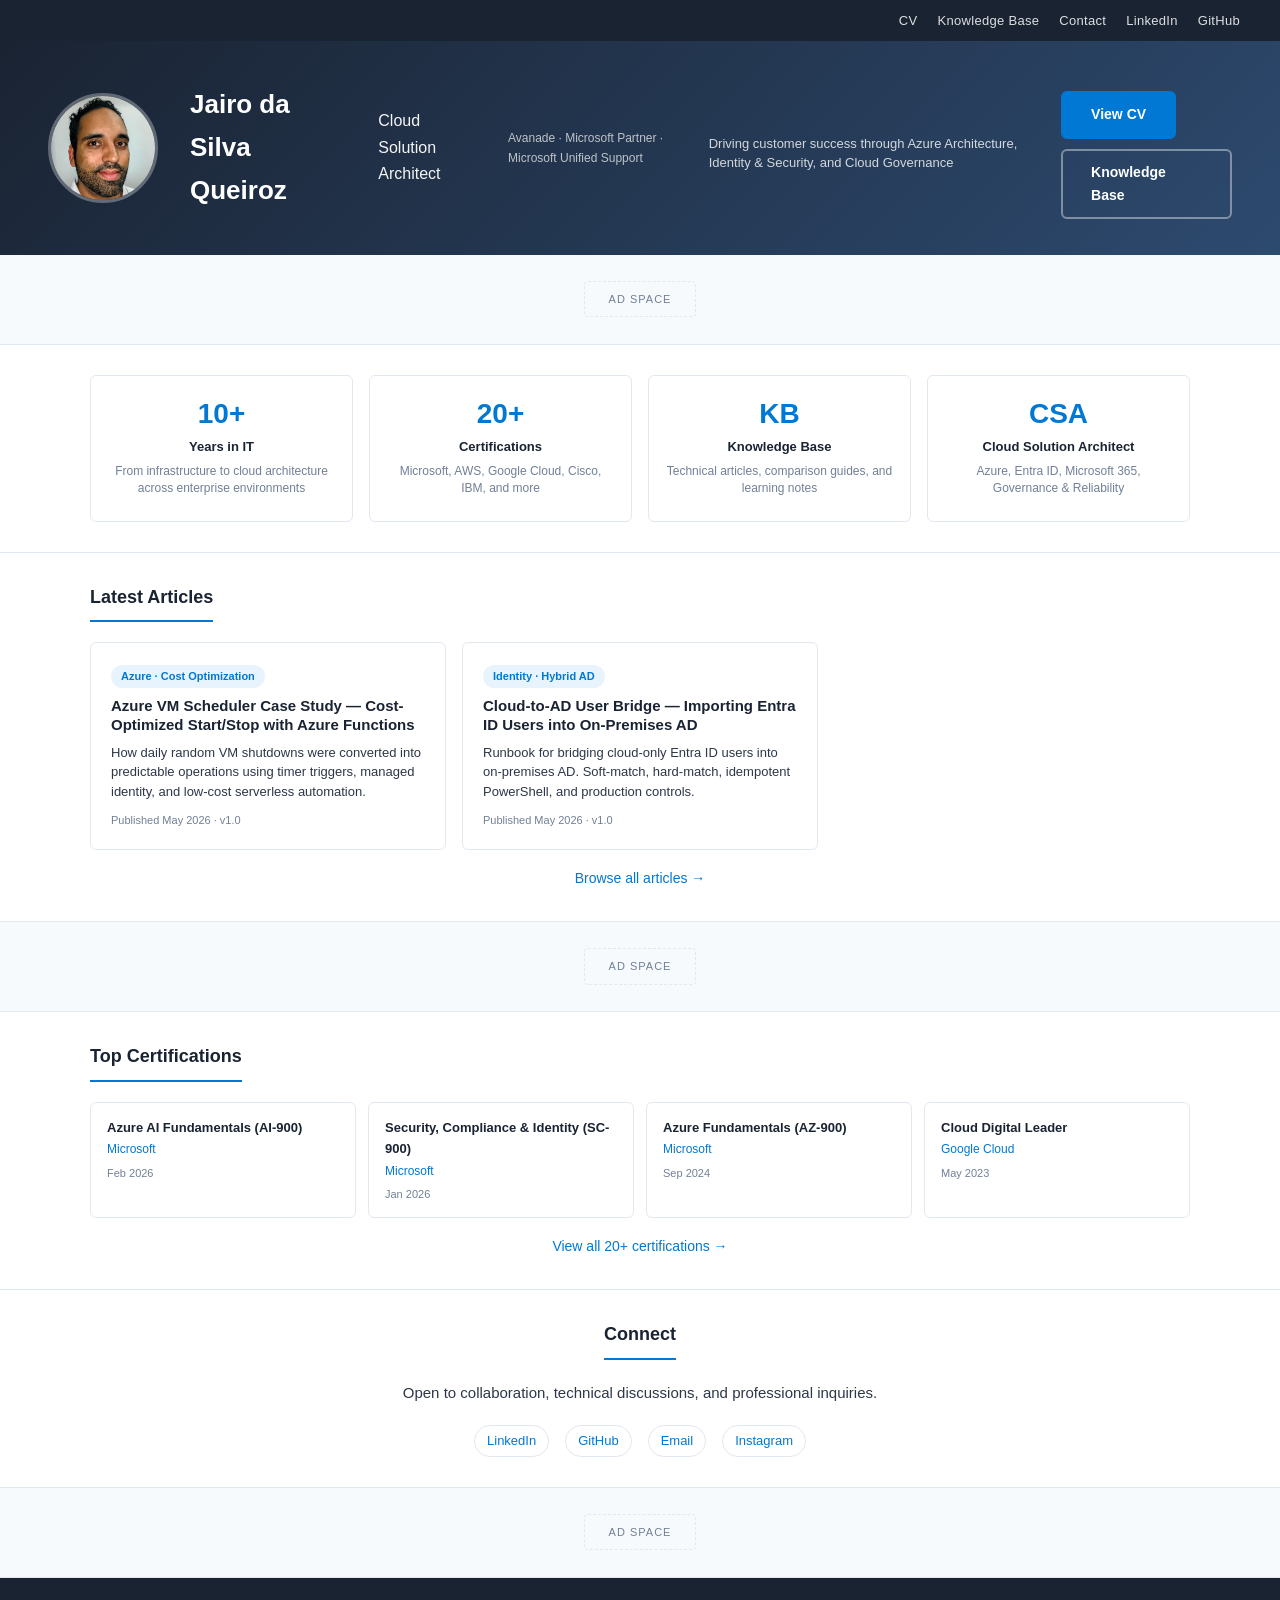
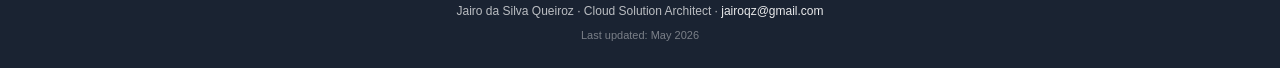
<file: index.html>
<!DOCTYPE html>
<html lang="en">
<head>
    <script async src="https://pagead2.googlesyndication.com/pagead/js/adsbygoogle.js?client=ca-pub-2259463927372841"
     crossorigin="anonymous"></script>
    <meta charset="UTF-8">
    <meta name="viewport" content="width=device-width, initial-scale=1.0">

    <!-- SEO -->
    <title>Jairo Queiroz — Cloud Solution Architect | Azure, Identity & Security</title>
    <meta name="description" content="Jairo da Silva Queiroz — Cloud Solution Architect (CSA) at Avanade, Microsoft Partner. Expert in Azure Architecture, Microsoft Entra ID, Microsoft 365, Cloud Governance, and Hybrid Infrastructure. Technical articles, certifications, and knowledge base.">
    <meta name="keywords" content="Jairo Queiroz, Cloud Solution Architect, CSA, Avanade, Microsoft, Azure, Entra ID, Microsoft 365, Identity, Security, Governance, Hybrid Cloud, Knowledge Base">
    <meta name="author" content="Jairo da Silva Queiroz">
    <meta name="robots" content="index, follow">
    <link rel="canonical" href="https://jairosqueiroz.github.io/">

    <!-- Open Graph -->
    <meta property="og:type" content="website">
    <meta property="og:title" content="Jairo Queiroz — Cloud Solution Architect">
    <meta property="og:description" content="Cloud Solution Architect at Avanade, Microsoft Partner. Azure, Identity & Security, Governance & Reliability. Technical knowledge base and professional profile.">
    <meta property="og:url" content="https://jairosqueiroz.github.io/">
    <meta property="og:locale" content="en_US">
    <meta property="og:site_name" content="Jairo Queiroz">

    <!-- Schema.org structured data -->
    <script type="application/ld+json">
    {
      "@context": "https://schema.org",
      "@graph": [
        {
          "@type": "WebSite",
          "name": "Jairo Queiroz — Cloud Solution Architect",
          "url": "https://jairosqueiroz.github.io/",
          "description": "Professional hub and knowledge base by Jairo da Silva Queiroz, Cloud Solution Architect at Avanade."
        },
        {
          "@type": "Person",
          "name": "Jairo da Silva Queiroz",
          "jobTitle": "Cloud Solution Architect (CSA)",
          "worksFor": {
            "@type": "Organization",
            "name": "Avanade",
            "url": "https://www.avanade.com"
          },
          "url": "https://jairosqueiroz.github.io/",
          "sameAs": [
            "https://www.linkedin.com/in/jairo-queiroz/",
            "https://github.com/jairosqueiroz",
            "https://www.instagram.com/jairosqueiroz/"
          ],
          "knowsAbout": [
            "Azure Architecture",
            "Microsoft Entra ID",
            "Microsoft 365",
            "Cloud Governance",
            "Hybrid Cloud Infrastructure",
            "Identity and Access Management",
            "IT Service Management"
          ],
          "address": {
            "@type": "PostalAddress",
            "addressLocality": "Jundiai",
            "addressRegion": "Sao Paulo",
            "addressCountry": "BR"
          }
        }
      ]
    }
    </script>

    <!-- GOOGLE ADSENSE: Uncomment and replace ca-pub-XXXXXXX with your publisher ID after AdSense approval -->
    <!-- <script async src="https://pagead2.googlesyndication.com/pagead/js/adsbygoogle.js?client=ca-pub-XXXXXXXXXXXXXXXX" crossorigin="anonymous"></script> -->

    <link rel="stylesheet" href="style.css">
</head>
<body>

<div class="container">

    <!-- ========== NAVIGATION ========== -->
    <nav class="nav">
        <a href="cv.html">CV</a>
        <a href="kb/">Knowledge Base</a>
        <a href="contato.html">Contact</a>
        <a href="https://www.linkedin.com/in/jairo-queiroz/" target="_blank" rel="noopener">LinkedIn</a>
        <a href="https://github.com/jairosqueiroz" target="_blank" rel="noopener">GitHub</a>
    </nav>

    <!-- ========== HERO ========== -->
    <header class="hero">
        <img src="jairo.jpg" alt="Jairo da Silva Queiroz" class="hero-photo">
        <h1 class="hero-name">Jairo da Silva Queiroz</h1>
        <p class="hero-title">Cloud Solution Architect</p>
        <p class="hero-sub">Avanade &middot; Microsoft Partner &middot; Microsoft Unified Support</p>
        <p class="hero-tagline">Driving customer success through Azure Architecture, Identity &amp; Security, and Cloud Governance</p>
        <div class="hero-cta">
            <a href="cv.html" class="btn btn-primary">View CV</a>
            <a href="kb/" class="btn btn-outline">Knowledge Base</a>
        </div>
    </header>

    <!-- ========== AD SLOT: Leaderboard ========== -->
    <!-- ADSENSE: Replace this div's contents with your AdSense ad unit code -->
    <div class="ad-slot" aria-hidden="true">
        <span class="ad-label">Ad Space</span>
    </div>

    <!-- ========== HIGHLIGHTS ========== -->
    <section class="section" aria-label="Professional highlights">
        <div class="section-inner">
        <div class="highlight-grid">

            <a href="cv.html#experience" class="highlight-card">
                <div class="highlight-number">10+</div>
                <div class="highlight-label">Years in IT</div>
                <div class="highlight-desc">From infrastructure to cloud architecture across enterprise environments</div>
            </a>

            <a href="cv.html#certifications" class="highlight-card">
                <div class="highlight-number">20+</div>
                <div class="highlight-label">Certifications</div>
                <div class="highlight-desc">Microsoft, AWS, Google Cloud, Cisco, IBM, and more</div>
            </a>

            <a href="kb/" class="highlight-card">
                <div class="highlight-number">KB</div>
                <div class="highlight-label">Knowledge Base</div>
                <div class="highlight-desc">Technical articles, comparison guides, and learning notes</div>
            </a>

            <a href="cv.html" class="highlight-card">
                <div class="highlight-number">CSA</div>
                <div class="highlight-label">Cloud Solution Architect</div>
                <div class="highlight-desc">Azure, Entra ID, Microsoft 365, Governance &amp; Reliability</div>
            </a>

        </div>
        </div>
    </section>

    <!-- ========== FEATURED KB ARTICLES ========== -->
    <section class="section">
        <div class="section-inner">
        <h2 class="section-title">Latest Articles</h2>

        <div class="kb-featured-grid">

            <!-- KB FEATURED: Add new featured articles here -->
            <a href="kb/azure-vm-scheduler-case-study.html" class="kb-featured-card">
                <div class="kb-featured-tag">Azure &middot; Cost Optimization</div>
                <div class="kb-featured-title">Azure VM Scheduler Case Study — Cost-Optimized Start/Stop with Azure Functions</div>
                <div class="kb-featured-desc">How daily random VM shutdowns were converted into predictable operations using timer triggers, managed identity, and low-cost serverless automation.</div>
                <div class="kb-featured-meta">Published May 2026 &middot; v1.0</div>
            </a>

            <a href="kb/cloud-to-ad-user-bridge.html" class="kb-featured-card">
                <div class="kb-featured-tag">Identity &middot; Hybrid AD</div>
                <div class="kb-featured-title">Cloud-to-AD User Bridge — Importing Entra ID Users into On-Premises AD</div>
                <div class="kb-featured-desc">Runbook for bridging cloud-only Entra ID users into on-premises AD. Soft-match, hard-match, idempotent PowerShell, and production controls.</div>
                <div class="kb-featured-meta">Published May 2026 &middot; v1.0</div>
            </a>

        </div>

        <p style="text-align: center; margin-top: 16px;">
            <a href="kb/" style="font-size: 14px; font-weight: 500;">Browse all articles &rarr;</a>
        </p>
        </div>
    </section>

    <!-- ========== AD SLOT: Mid-content ========== -->
    <!-- ADSENSE: Replace this div's contents with your AdSense ad unit code -->
    <div class="ad-slot" aria-hidden="true">
        <span class="ad-label">Ad Space</span>
    </div>

    <!-- ========== TOP CERTIFICATIONS ========== -->
    <section class="section">
        <div class="section-inner">
        <h2 class="section-title">Top Certifications</h2>

        <div class="cert-grid">
            <div class="cert-card">
                <span class="cert-name">Azure AI Fundamentals (AI-900)</span>
                <span class="cert-issuer">Microsoft</span>
                <span class="cert-date">Feb 2026</span>
            </div>
            <div class="cert-card">
                <span class="cert-name">Security, Compliance &amp; Identity (SC-900)</span>
                <span class="cert-issuer">Microsoft</span>
                <span class="cert-date">Jan 2026</span>
            </div>
            <div class="cert-card">
                <span class="cert-name">Azure Fundamentals (AZ-900)</span>
                <span class="cert-issuer">Microsoft</span>
                <span class="cert-date">Sep 2024</span>
            </div>
            <div class="cert-card">
                <span class="cert-name">Cloud Digital Leader</span>
                <span class="cert-issuer">Google Cloud</span>
                <span class="cert-date">May 2023</span>
            </div>
        </div>

        <p style="text-align: center; margin-top: 16px;">
            <a href="cv.html#certifications" style="font-size: 14px; font-weight: 500;">View all 20+ certifications &rarr;</a>
        </p>
        </div>
    </section>

    <!-- ========== CONNECT ========== -->
    <section class="section" style="text-align: center;">
        <div class="section-inner">
        <h2 class="section-title">Connect</h2>
        <p class="about-text" style="margin-bottom: 20px;">Open to collaboration, technical discussions, and professional inquiries.</p>
        <div class="header-links" style="justify-content: center;">
            <a href="https://www.linkedin.com/in/jairo-queiroz/" target="_blank" rel="noopener">LinkedIn</a>
            <a href="https://github.com/jairosqueiroz" target="_blank" rel="noopener">GitHub</a>
            <a href="mailto:jairoqz@gmail.com">Email</a>
            <a href="https://www.instagram.com/jairosqueiroz/" target="_blank" rel="noopener">Instagram</a>
        </div>
        </div>
    </section>

    <!-- ========== AD SLOT: Footer ========== -->
    <!-- ADSENSE: Replace this div's contents with your AdSense ad unit code -->
    <div class="ad-slot" aria-hidden="true">
        <span class="ad-label">Ad Space</span>
    </div>

    <!-- ========== FOOTER ========== -->
    <footer class="footer">
        <div>Jairo da Silva Queiroz &middot; Cloud Solution Architect &middot; <a href="mailto:jairoqz@gmail.com">jairoqz@gmail.com</a></div>
        <div class="updated">Last updated: May 2026</div>
    </footer>

</div>

</body>
</html>
</file>
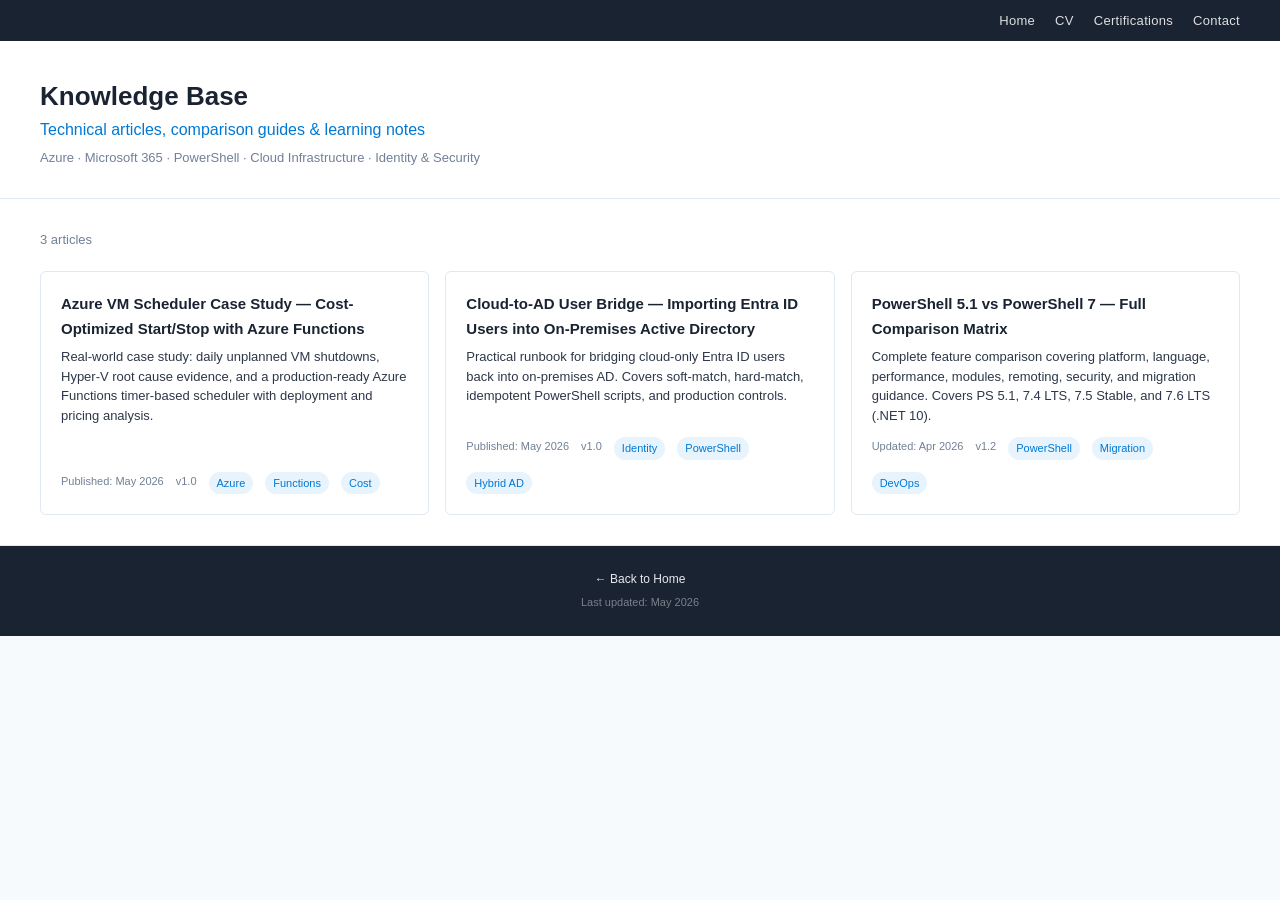
<file: kb/index.html>
<!DOCTYPE html>
<html lang="en">
<head>
    <meta charset="UTF-8">
    <meta name="viewport" content="width=device-width, initial-scale=1.0">
    <meta name="description" content="Knowledge Base — Jairo da Silva Queiroz. Technical articles, comparison guides, and learning notes on Azure, Microsoft 365, PowerShell, and cloud infrastructure.">
    <title>Knowledge Base — Jairo da Silva Queiroz</title>
    <link rel="stylesheet" href="../style.css">
    <style>
        .kb-grid {
            display: grid;
            grid-template-columns: repeat(auto-fill, minmax(320px, 1fr));
            gap: 16px;
        }
        .kb-card {
            border: 1px solid var(--border);
            border-radius: var(--radius);
            padding: 20px;
            transition: box-shadow 0.2s, border-color 0.2s;
            display: flex;
            flex-direction: column;
        }
        .kb-card:hover {
            box-shadow: 0 4px 12px rgba(0, 0, 0, 0.08);
            border-color: var(--accent);
        }
        .kb-card a {
            text-decoration: none;
        }
        .kb-card .kb-title {
            font-size: 15px;
            font-weight: 700;
            color: var(--primary);
            margin-bottom: 6px;
        }
        .kb-card .kb-desc {
            font-size: 13px;
            color: var(--text);
            line-height: 1.5;
            flex-grow: 1;
        }
        .kb-card .kb-meta {
            font-size: 11px;
            color: var(--text-light);
            margin-top: 12px;
            display: flex;
            gap: 12px;
            flex-wrap: wrap;
        }
        .kb-card .kb-tag {
            display: inline-block;
            background: var(--accent-light);
            color: var(--accent);
            font-size: 11px;
            font-weight: 500;
            padding: 2px 8px;
            border-radius: 12px;
        }
        .kb-count {
            font-size: 13px;
            color: var(--text-light);
            margin-bottom: 20px;
        }
    </style>
</head>
<body>

<div class="container">

    <nav class="nav">
        <a href="../index.html">Home</a>
        <a href="../cv.html">CV</a>
        <a href="../cv.html#certifications">Certifications</a>
        <a href="../contato.html">Contact</a>
    </nav>

    <header class="header" style="border-bottom: 1px solid var(--border);">
        <div class="header-info" style="width: 100%;">
            <h1>Knowledge Base</h1>
            <div class="headline">Technical articles, comparison guides &amp; learning notes</div>
            <div class="sub-headline">Azure &middot; Microsoft 365 &middot; PowerShell &middot; Cloud Infrastructure &middot; Identity &amp; Security</div>
        </div>
    </header>

    <section class="section">
        <p class="kb-count">3 articles</p>

        <div class="kb-grid">

            <!-- KB ARTICLE: azure-vm-scheduler-case-study -->
            <div class="kb-card">
                <a href="azure-vm-scheduler-case-study.html">
                    <div class="kb-title">Azure VM Scheduler Case Study — Cost-Optimized Start/Stop with Azure Functions</div>
                </a>
                <div class="kb-desc">
                    Real-world case study: daily unplanned VM shutdowns, Hyper-V root cause evidence, and a production-ready Azure Functions timer-based scheduler with deployment and pricing analysis.
                </div>
                <div class="kb-meta">
                    <span>Published: May 2026</span>
                    <span>v1.0</span>
                    <span class="kb-tag">Azure</span>
                    <span class="kb-tag">Functions</span>
                    <span class="kb-tag">Cost</span>
                </div>
            </div>

            <!-- KB ARTICLE: cloud-to-ad-user-bridge -->
            <div class="kb-card">
                <a href="cloud-to-ad-user-bridge.html">
                    <div class="kb-title">Cloud-to-AD User Bridge — Importing Entra ID Users into On-Premises Active Directory</div>
                </a>
                <div class="kb-desc">
                    Practical runbook for bridging cloud-only Entra ID users back into on-premises AD. Covers soft-match, hard-match, idempotent PowerShell scripts, and production controls.
                </div>
                <div class="kb-meta">
                    <span>Published: May 2026</span>
                    <span>v1.0</span>
                    <span class="kb-tag">Identity</span>
                    <span class="kb-tag">PowerShell</span>
                    <span class="kb-tag">Hybrid AD</span>
                </div>
            </div>

            <!-- KB ARTICLE: Add new articles here by copying this card block -->
            <div class="kb-card">
                <a href="powershell-5-vs-7-comparison.html">
                    <div class="kb-title">PowerShell 5.1 vs PowerShell 7 — Full Comparison Matrix</div>
                </a>
                <div class="kb-desc">
                    Complete feature comparison covering platform, language, performance, modules, remoting, security, and migration guidance. Covers PS 5.1, 7.4 LTS, 7.5 Stable, and 7.6 LTS (.NET 10).
                </div>
                <div class="kb-meta">
                    <span>Updated: Apr 2026</span>
                    <span>v1.2</span>
                    <span class="kb-tag">PowerShell</span>
                    <span class="kb-tag">Migration</span>
                    <span class="kb-tag">DevOps</span>
                </div>
            </div>

        </div>
    </section>

    <footer class="footer">
        <div><a href="../index.html">&larr; Back to Home</a></div>
        <div class="updated">Last updated: May 2026</div>
    </footer>

</div>

</body>
</html>
</file>
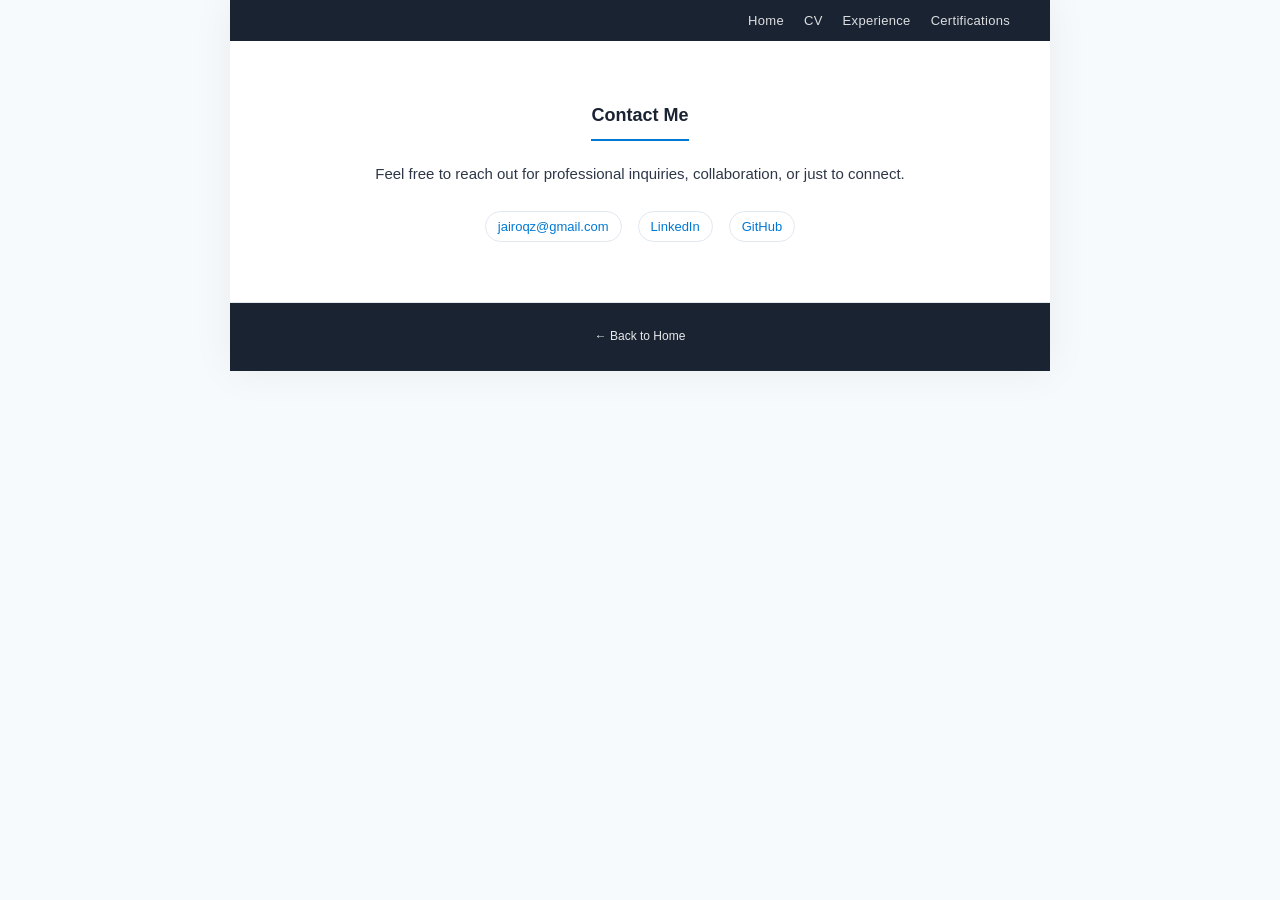
<file: contato.html>
<!DOCTYPE html>
<html lang="en">
<head>
    <script async src="https://pagead2.googlesyndication.com/pagead/js/adsbygoogle.js?client=ca-pub-2259463927372841"
     crossorigin="anonymous"></script>
    <meta charset="UTF-8">
    <meta name="viewport" content="width=device-width, initial-scale=1.0">
    <title>Contact — Jairo da Silva Queiroz</title>
    <link rel="stylesheet" href="style.css">
</head>
<body>

<div class="container container--narrow">

    <nav class="nav">
        <a href="index.html">Home</a>
        <a href="cv.html">CV</a>
        <a href="cv.html#experience">Experience</a>
        <a href="cv.html#certifications">Certifications</a>
    </nav>

    <section class="section" style="text-align: center; padding: 60px 40px;">
        <h2 class="section-title">Contact Me</h2>
        <p class="about-text" style="margin-bottom: 24px;">
            Feel free to reach out for professional inquiries, collaboration, or just to connect.
        </p>
        <div class="header-links" style="justify-content: center;">
            <a href="mailto:jairoqz@gmail.com?subject=Jairo, I need Support">jairoqz@gmail.com</a>
            <a href="https://www.linkedin.com/in/jairo-queiroz/" target="_blank" rel="noopener">LinkedIn</a>
            <a href="https://github.com/jairosqueiroz" target="_blank" rel="noopener">GitHub</a>
        </div>
    </section>

    <footer class="footer">
        <div><a href="index.html">&larr; Back to Home</a></div>
    </footer>

</div>

</body>
</html>
</file>
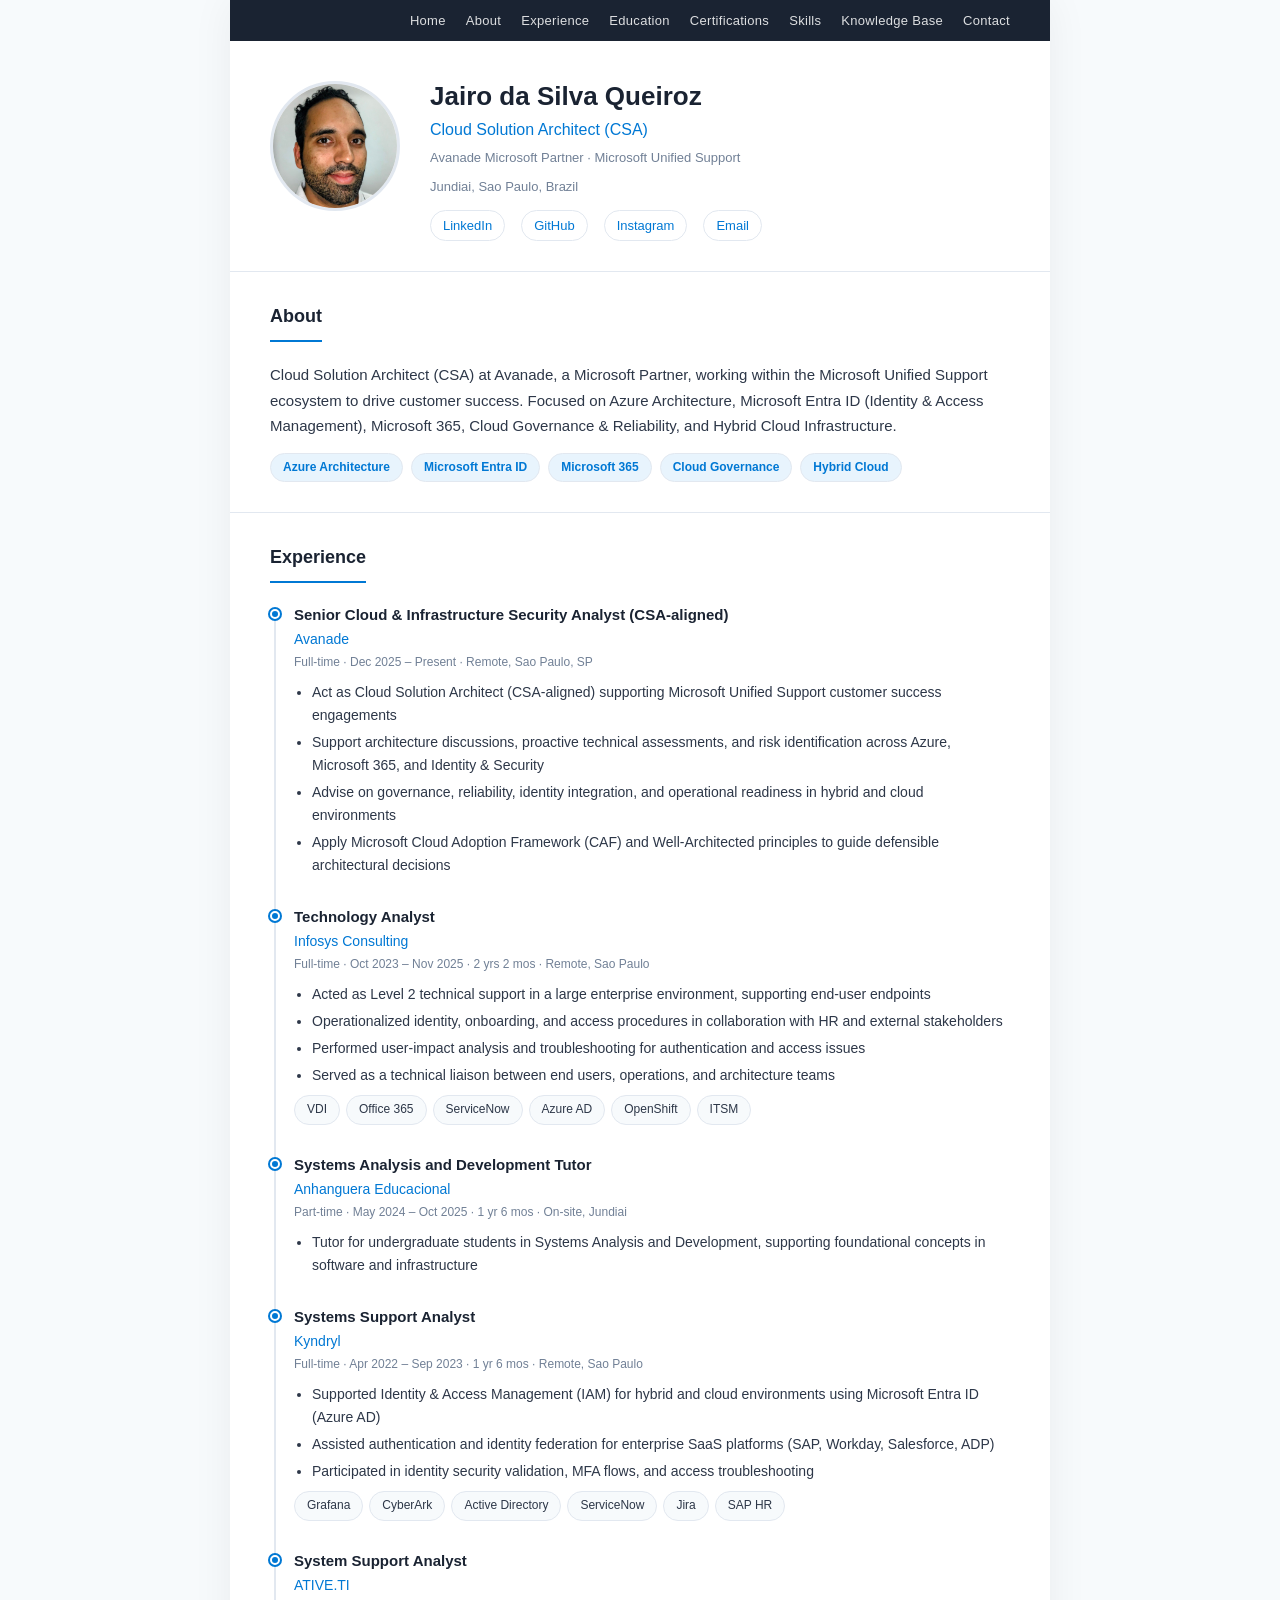
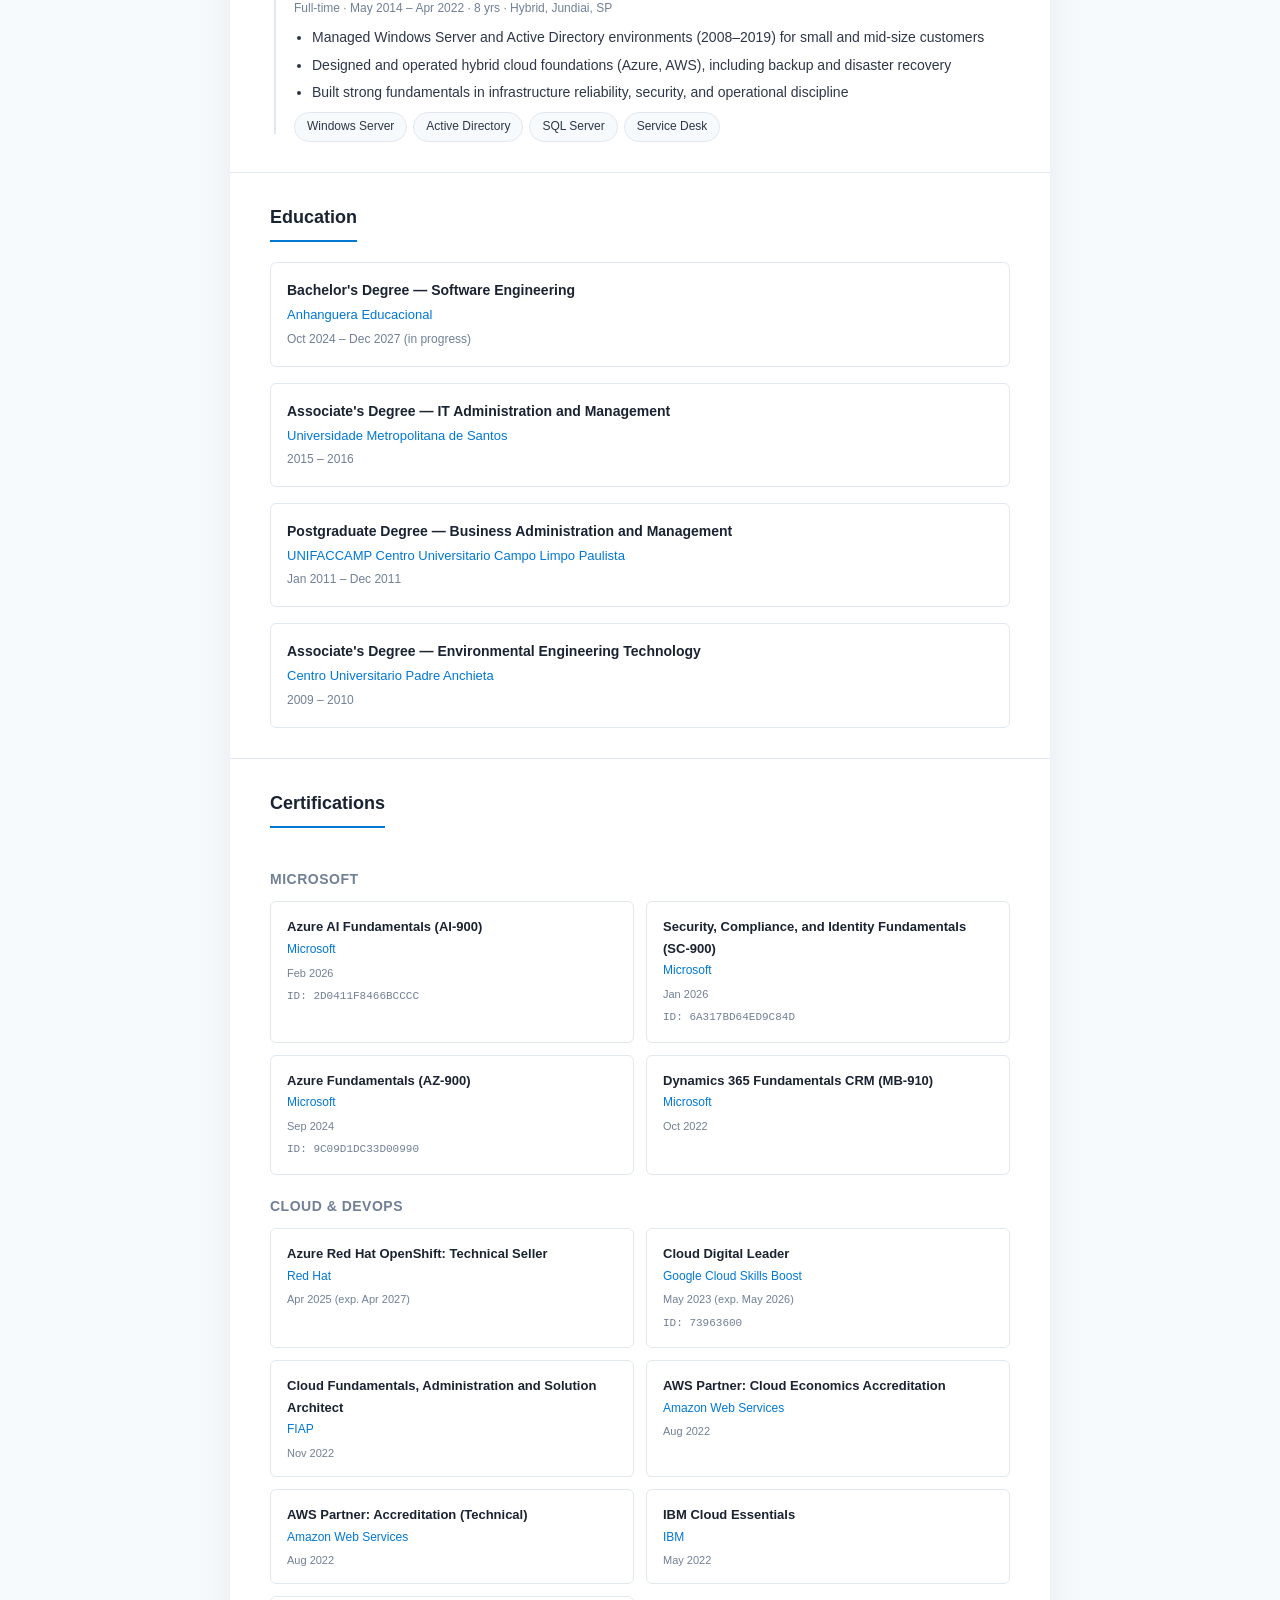
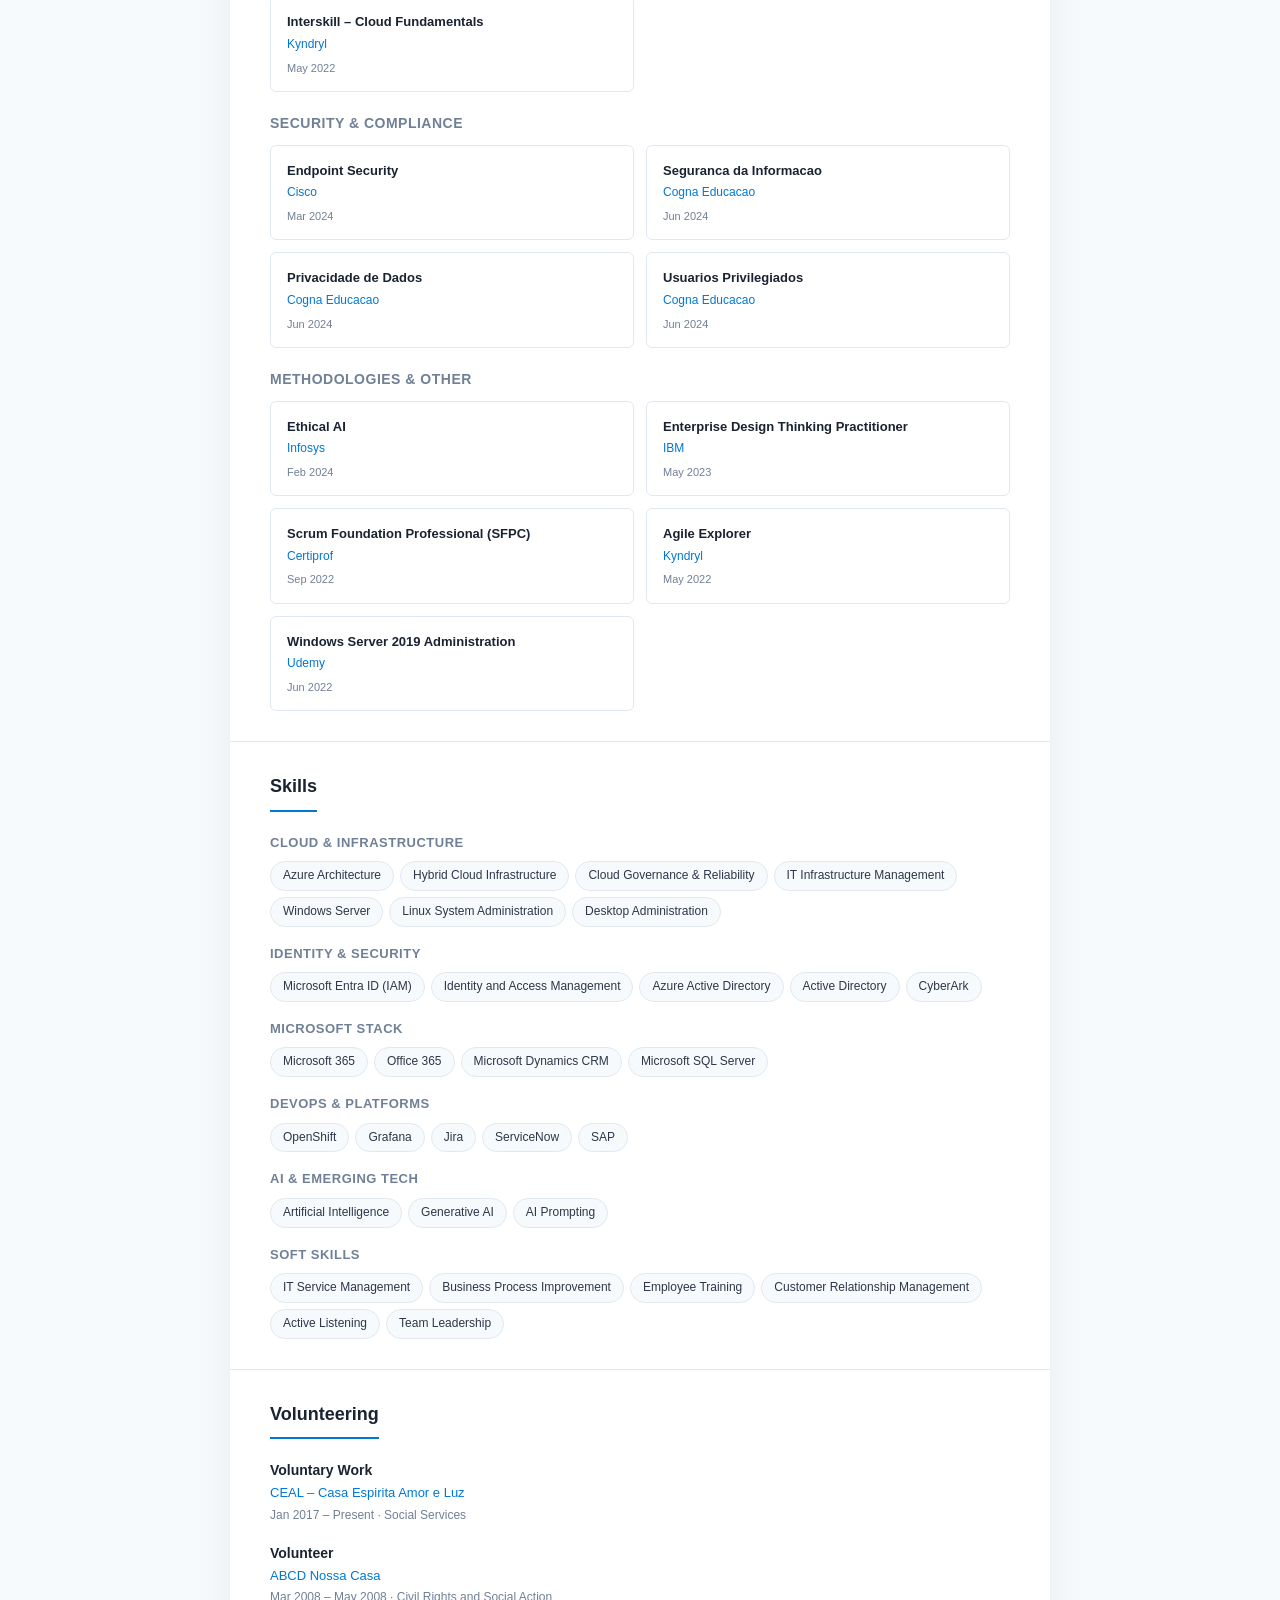
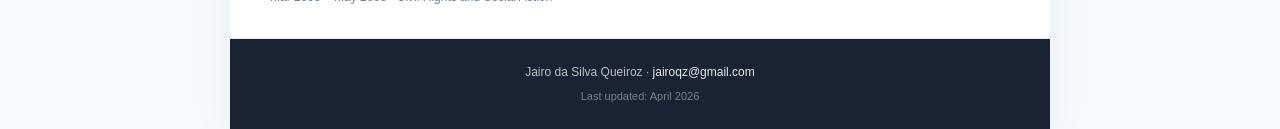
<file: cv.html>
<!DOCTYPE html>
<html lang="en">
<head>
    <script async src="https://pagead2.googlesyndication.com/pagead/js/adsbygoogle.js?client=ca-pub-2259463927372841"
     crossorigin="anonymous"></script>
    <meta charset="UTF-8">
    <meta name="viewport" content="width=device-width, initial-scale=1.0">
    <meta name="description" content="Jairo da Silva Queiroz — Cloud Solution Architect (CSA) at Avanade. Azure, Microsoft 365, Identity & Security, Governance & Reliability.">
    <title>Jairo da Silva Queiroz — Cloud Solution Architect</title>
    <link rel="stylesheet" href="style.css">
</head>
<body>

<div class="container container--narrow">

    <!-- ========== NAVIGATION ========== -->
    <nav class="nav">
        <a href="index.html">Home</a>
        <a href="#about">About</a>
        <a href="#experience">Experience</a>
        <a href="#education">Education</a>
        <a href="#certifications">Certifications</a>
        <a href="#skills">Skills</a>
        <a href="kb/">Knowledge Base</a>
        <a href="contato.html">Contact</a>
    </nav>

    <!-- ========== HEADER ========== -->
    <header class="header">
        <img src="jairo.jpg" alt="Jairo da Silva Queiroz" class="header-photo">
        <div class="header-info">
            <h1>Jairo da Silva Queiroz</h1>
            <div class="headline">Cloud Solution Architect (CSA)</div>
            <div class="sub-headline">Avanade Microsoft Partner &middot; Microsoft Unified Support</div>
            <div class="location">Jundiai, Sao Paulo, Brazil</div>
            <div class="header-links">
                <a href="https://www.linkedin.com/in/jairo-queiroz/" target="_blank" rel="noopener">LinkedIn</a>
                <a href="https://github.com/jairosqueiroz" target="_blank" rel="noopener">GitHub</a>
                <a href="https://www.instagram.com/jairosqueiroz/" target="_blank" rel="noopener">Instagram</a>
                <a href="mailto:jairoqz@gmail.com">Email</a>
            </div>
        </div>
    </header>

    <!-- ========== ABOUT ========== -->
    <section id="about" class="section">
        <h2 class="section-title">About</h2>
        <p class="about-text">
            Cloud Solution Architect (CSA) at Avanade, a Microsoft Partner, working within the Microsoft Unified Support ecosystem to drive customer success. Focused on Azure Architecture, Microsoft Entra ID (Identity &amp; Access Management), Microsoft 365, Cloud Governance &amp; Reliability, and Hybrid Cloud Infrastructure.
        </p>
        <div class="top-skills">
            <span class="tag">Azure Architecture</span>
            <span class="tag">Microsoft Entra ID</span>
            <span class="tag">Microsoft 365</span>
            <span class="tag">Cloud Governance</span>
            <span class="tag">Hybrid Cloud</span>
        </div>
    </section>

    <!-- ========== EXPERIENCE ========== -->
    <section id="experience" class="section">
        <h2 class="section-title">Experience</h2>
        <div class="timeline">

            <!-- EXP: Current Role -->
            <div class="timeline-item">
                <div class="role">Senior Cloud &amp; Infrastructure Security Analyst (CSA-aligned)</div>
                <div class="company">Avanade</div>
                <div class="meta">Full-time &middot; Dec 2025 &ndash; Present &middot; Remote, Sao Paulo, SP</div>
                <ul>
                    <li>Act as Cloud Solution Architect (CSA-aligned) supporting Microsoft Unified Support customer success engagements</li>
                    <li>Support architecture discussions, proactive technical assessments, and risk identification across Azure, Microsoft 365, and Identity &amp; Security</li>
                    <li>Advise on governance, reliability, identity integration, and operational readiness in hybrid and cloud environments</li>
                    <li>Apply Microsoft Cloud Adoption Framework (CAF) and Well-Architected principles to guide defensible architectural decisions</li>
                </ul>
            </div>

            <!-- EXP: Infosys -->
            <div class="timeline-item">
                <div class="role">Technology Analyst</div>
                <div class="company">Infosys Consulting</div>
                <div class="meta">Full-time &middot; Oct 2023 &ndash; Nov 2025 &middot; 2 yrs 2 mos &middot; Remote, Sao Paulo</div>
                <ul>
                    <li>Acted as Level 2 technical support in a large enterprise environment, supporting end-user endpoints</li>
                    <li>Operationalized identity, onboarding, and access procedures in collaboration with HR and external stakeholders</li>
                    <li>Performed user-impact analysis and troubleshooting for authentication and access issues</li>
                    <li>Served as a technical liaison between end users, operations, and architecture teams</li>
                </ul>
                <div class="skill-tags tag-list">
                    <span class="tag">VDI</span>
                    <span class="tag">Office 365</span>
                    <span class="tag">ServiceNow</span>
                    <span class="tag">Azure AD</span>
                    <span class="tag">OpenShift</span>
                    <span class="tag">ITSM</span>
                </div>
            </div>

            <!-- EXP: Anhanguera -->
            <div class="timeline-item">
                <div class="role">Systems Analysis and Development Tutor</div>
                <div class="company">Anhanguera Educacional</div>
                <div class="meta">Part-time &middot; May 2024 &ndash; Oct 2025 &middot; 1 yr 6 mos &middot; On-site, Jundiai</div>
                <ul>
                    <li>Tutor for undergraduate students in Systems Analysis and Development, supporting foundational concepts in software and infrastructure</li>
                </ul>
            </div>

            <!-- EXP: Kyndryl -->
            <div class="timeline-item">
                <div class="role">Systems Support Analyst</div>
                <div class="company">Kyndryl</div>
                <div class="meta">Full-time &middot; Apr 2022 &ndash; Sep 2023 &middot; 1 yr 6 mos &middot; Remote, Sao Paulo</div>
                <ul>
                    <li>Supported Identity &amp; Access Management (IAM) for hybrid and cloud environments using Microsoft Entra ID (Azure AD)</li>
                    <li>Assisted authentication and identity federation for enterprise SaaS platforms (SAP, Workday, Salesforce, ADP)</li>
                    <li>Participated in identity security validation, MFA flows, and access troubleshooting</li>
                </ul>
                <div class="skill-tags tag-list">
                    <span class="tag">Grafana</span>
                    <span class="tag">CyberArk</span>
                    <span class="tag">Active Directory</span>
                    <span class="tag">ServiceNow</span>
                    <span class="tag">Jira</span>
                    <span class="tag">SAP HR</span>
                </div>
            </div>

            <!-- EXP: ATIVE.TI -->
            <div class="timeline-item">
                <div class="role">System Support Analyst</div>
                <div class="company">ATIVE.TI</div>
                <div class="meta">Full-time &middot; May 2014 &ndash; Apr 2022 &middot; 8 yrs &middot; Hybrid, Jundiai, SP</div>
                <ul>
                    <li>Managed Windows Server and Active Directory environments (2008&ndash;2019) for small and mid-size customers</li>
                    <li>Designed and operated hybrid cloud foundations (Azure, AWS), including backup and disaster recovery</li>
                    <li>Built strong fundamentals in infrastructure reliability, security, and operational discipline</li>
                </ul>
                <div class="skill-tags tag-list">
                    <span class="tag">Windows Server</span>
                    <span class="tag">Active Directory</span>
                    <span class="tag">SQL Server</span>
                    <span class="tag">Service Desk</span>
                </div>
            </div>

        </div>
    </section>

    <!-- ========== EDUCATION ========== -->
    <section id="education" class="section">
        <h2 class="section-title">Education</h2>
        <div class="edu-grid">

            <div class="edu-card">
                <div class="degree">Bachelor's Degree &mdash; Software Engineering</div>
                <div class="school">Anhanguera Educacional</div>
                <div class="period">Oct 2024 &ndash; Dec 2027 (in progress)</div>
            </div>

            <div class="edu-card">
                <div class="degree">Associate's Degree &mdash; IT Administration and Management</div>
                <div class="school">Universidade Metropolitana de Santos</div>
                <div class="period">2015 &ndash; 2016</div>
            </div>

            <div class="edu-card">
                <div class="degree">Postgraduate Degree &mdash; Business Administration and Management</div>
                <div class="school">UNIFACCAMP Centro Universitario Campo Limpo Paulista</div>
                <div class="period">Jan 2011 &ndash; Dec 2011</div>
            </div>

            <div class="edu-card">
                <div class="degree">Associate's Degree &mdash; Environmental Engineering Technology</div>
                <div class="school">Centro Universitario Padre Anchieta</div>
                <div class="period">2009 &ndash; 2010</div>
            </div>

        </div>
    </section>

    <!-- ========== CERTIFICATIONS ========== -->
    <section id="certifications" class="section">
        <h2 class="section-title">Certifications</h2>

        <!-- CERT GROUP: Microsoft -->
        <div class="cert-group-title">Microsoft</div>
        <div class="cert-grid">

            <!-- CERT: Add new Microsoft certifications here -->
            <div class="cert-card">
                <span class="cert-name">Azure AI Fundamentals (AI-900)</span>
                <span class="cert-issuer">Microsoft</span>
                <span class="cert-date">Feb 2026</span>
                <span class="cert-id">ID: 2D0411F8466BCCCC</span>
            </div>

            <div class="cert-card">
                <span class="cert-name">Security, Compliance, and Identity Fundamentals (SC-900)</span>
                <span class="cert-issuer">Microsoft</span>
                <span class="cert-date">Jan 2026</span>
                <span class="cert-id">ID: 6A317BD64ED9C84D</span>
            </div>

            <div class="cert-card">
                <span class="cert-name">Azure Fundamentals (AZ-900)</span>
                <span class="cert-issuer">Microsoft</span>
                <span class="cert-date">Sep 2024</span>
                <span class="cert-id">ID: 9C09D1DC33D00990</span>
            </div>

            <div class="cert-card">
                <span class="cert-name">Dynamics 365 Fundamentals CRM (MB-910)</span>
                <span class="cert-issuer">Microsoft</span>
                <span class="cert-date">Oct 2022</span>
            </div>

        </div>

        <!-- CERT GROUP: Cloud & DevOps -->
        <div class="cert-group-title">Cloud &amp; DevOps</div>
        <div class="cert-grid">

            <div class="cert-card">
                <span class="cert-name">Azure Red Hat OpenShift: Technical Seller</span>
                <span class="cert-issuer">Red Hat</span>
                <span class="cert-date">Apr 2025 (exp. Apr 2027)</span>
            </div>

            <div class="cert-card">
                <span class="cert-name">Cloud Digital Leader</span>
                <span class="cert-issuer">Google Cloud Skills Boost</span>
                <span class="cert-date">May 2023 (exp. May 2026)</span>
                <span class="cert-id">ID: 73963600</span>
            </div>

            <div class="cert-card">
                <span class="cert-name">Cloud Fundamentals, Administration and Solution Architect</span>
                <span class="cert-issuer">FIAP</span>
                <span class="cert-date">Nov 2022</span>
            </div>

            <div class="cert-card">
                <span class="cert-name">AWS Partner: Cloud Economics Accreditation</span>
                <span class="cert-issuer">Amazon Web Services</span>
                <span class="cert-date">Aug 2022</span>
            </div>

            <div class="cert-card">
                <span class="cert-name">AWS Partner: Accreditation (Technical)</span>
                <span class="cert-issuer">Amazon Web Services</span>
                <span class="cert-date">Aug 2022</span>
            </div>

            <div class="cert-card">
                <span class="cert-name">IBM Cloud Essentials</span>
                <span class="cert-issuer">IBM</span>
                <span class="cert-date">May 2022</span>
            </div>

            <div class="cert-card">
                <span class="cert-name">Interskill &ndash; Cloud Fundamentals</span>
                <span class="cert-issuer">Kyndryl</span>
                <span class="cert-date">May 2022</span>
            </div>

        </div>

        <!-- CERT GROUP: Security & Compliance -->
        <div class="cert-group-title">Security &amp; Compliance</div>
        <div class="cert-grid">

            <div class="cert-card">
                <span class="cert-name">Endpoint Security</span>
                <span class="cert-issuer">Cisco</span>
                <span class="cert-date">Mar 2024</span>
            </div>

            <div class="cert-card">
                <span class="cert-name">Seguranca da Informacao</span>
                <span class="cert-issuer">Cogna Educacao</span>
                <span class="cert-date">Jun 2024</span>
            </div>

            <div class="cert-card">
                <span class="cert-name">Privacidade de Dados</span>
                <span class="cert-issuer">Cogna Educacao</span>
                <span class="cert-date">Jun 2024</span>
            </div>

            <div class="cert-card">
                <span class="cert-name">Usuarios Privilegiados</span>
                <span class="cert-issuer">Cogna Educacao</span>
                <span class="cert-date">Jun 2024</span>
            </div>

        </div>

        <!-- CERT GROUP: Methodologies & Other -->
        <div class="cert-group-title">Methodologies &amp; Other</div>
        <div class="cert-grid">

            <div class="cert-card">
                <span class="cert-name">Ethical AI</span>
                <span class="cert-issuer">Infosys</span>
                <span class="cert-date">Feb 2024</span>
            </div>

            <div class="cert-card">
                <span class="cert-name">Enterprise Design Thinking Practitioner</span>
                <span class="cert-issuer">IBM</span>
                <span class="cert-date">May 2023</span>
            </div>

            <div class="cert-card">
                <span class="cert-name">Scrum Foundation Professional (SFPC)</span>
                <span class="cert-issuer">Certiprof</span>
                <span class="cert-date">Sep 2022</span>
            </div>

            <div class="cert-card">
                <span class="cert-name">Agile Explorer</span>
                <span class="cert-issuer">Kyndryl</span>
                <span class="cert-date">May 2022</span>
            </div>

            <div class="cert-card">
                <span class="cert-name">Windows Server 2019 Administration</span>
                <span class="cert-issuer">Udemy</span>
                <span class="cert-date">Jun 2022</span>
            </div>

        </div>
    </section>

    <!-- ========== SKILLS ========== -->
    <section id="skills" class="section">
        <h2 class="section-title">Skills</h2>

        <div class="skill-category">
            <div class="skill-category-title">Cloud &amp; Infrastructure</div>
            <div class="tag-list">
                <span class="tag">Azure Architecture</span>
                <span class="tag">Hybrid Cloud Infrastructure</span>
                <span class="tag">Cloud Governance &amp; Reliability</span>
                <span class="tag">IT Infrastructure Management</span>
                <span class="tag">Windows Server</span>
                <span class="tag">Linux System Administration</span>
                <span class="tag">Desktop Administration</span>
            </div>
        </div>

        <div class="skill-category">
            <div class="skill-category-title">Identity &amp; Security</div>
            <div class="tag-list">
                <span class="tag">Microsoft Entra ID (IAM)</span>
                <span class="tag">Identity and Access Management</span>
                <span class="tag">Azure Active Directory</span>
                <span class="tag">Active Directory</span>
                <span class="tag">CyberArk</span>
            </div>
        </div>

        <div class="skill-category">
            <div class="skill-category-title">Microsoft Stack</div>
            <div class="tag-list">
                <span class="tag">Microsoft 365</span>
                <span class="tag">Office 365</span>
                <span class="tag">Microsoft Dynamics CRM</span>
                <span class="tag">Microsoft SQL Server</span>
            </div>
        </div>

        <div class="skill-category">
            <div class="skill-category-title">DevOps &amp; Platforms</div>
            <div class="tag-list">
                <span class="tag">OpenShift</span>
                <span class="tag">Grafana</span>
                <span class="tag">Jira</span>
                <span class="tag">ServiceNow</span>
                <span class="tag">SAP</span>
            </div>
        </div>

        <div class="skill-category">
            <div class="skill-category-title">AI &amp; Emerging Tech</div>
            <div class="tag-list">
                <span class="tag">Artificial Intelligence</span>
                <span class="tag">Generative AI</span>
                <span class="tag">AI Prompting</span>
            </div>
        </div>

        <div class="skill-category">
            <div class="skill-category-title">Soft Skills</div>
            <div class="tag-list">
                <span class="tag">IT Service Management</span>
                <span class="tag">Business Process Improvement</span>
                <span class="tag">Employee Training</span>
                <span class="tag">Customer Relationship Management</span>
                <span class="tag">Active Listening</span>
                <span class="tag">Team Leadership</span>
            </div>
        </div>

    </section>

    <!-- ========== VOLUNTEERING ========== -->
    <section id="volunteering" class="section">
        <h2 class="section-title">Volunteering</h2>

        <div class="volunteer-item">
            <div class="vol-role">Voluntary Work</div>
            <div class="vol-org">CEAL &ndash; Casa Espirita Amor e Luz</div>
            <div class="vol-meta">Jan 2017 &ndash; Present &middot; Social Services</div>
        </div>

        <div class="volunteer-item">
            <div class="vol-role">Volunteer</div>
            <div class="vol-org">ABCD Nossa Casa</div>
            <div class="vol-meta">Mar 2008 &ndash; May 2008 &middot; Civil Rights and Social Action</div>
        </div>

    </section>

    <!-- ========== FOOTER ========== -->
    <footer class="footer">
        <div>Jairo da Silva Queiroz &middot; <a href="mailto:jairoqz@gmail.com">jairoqz@gmail.com</a></div>
        <div class="updated">Last updated: April 2026</div>
    </footer>

</div>

</body>
</html>
</file>
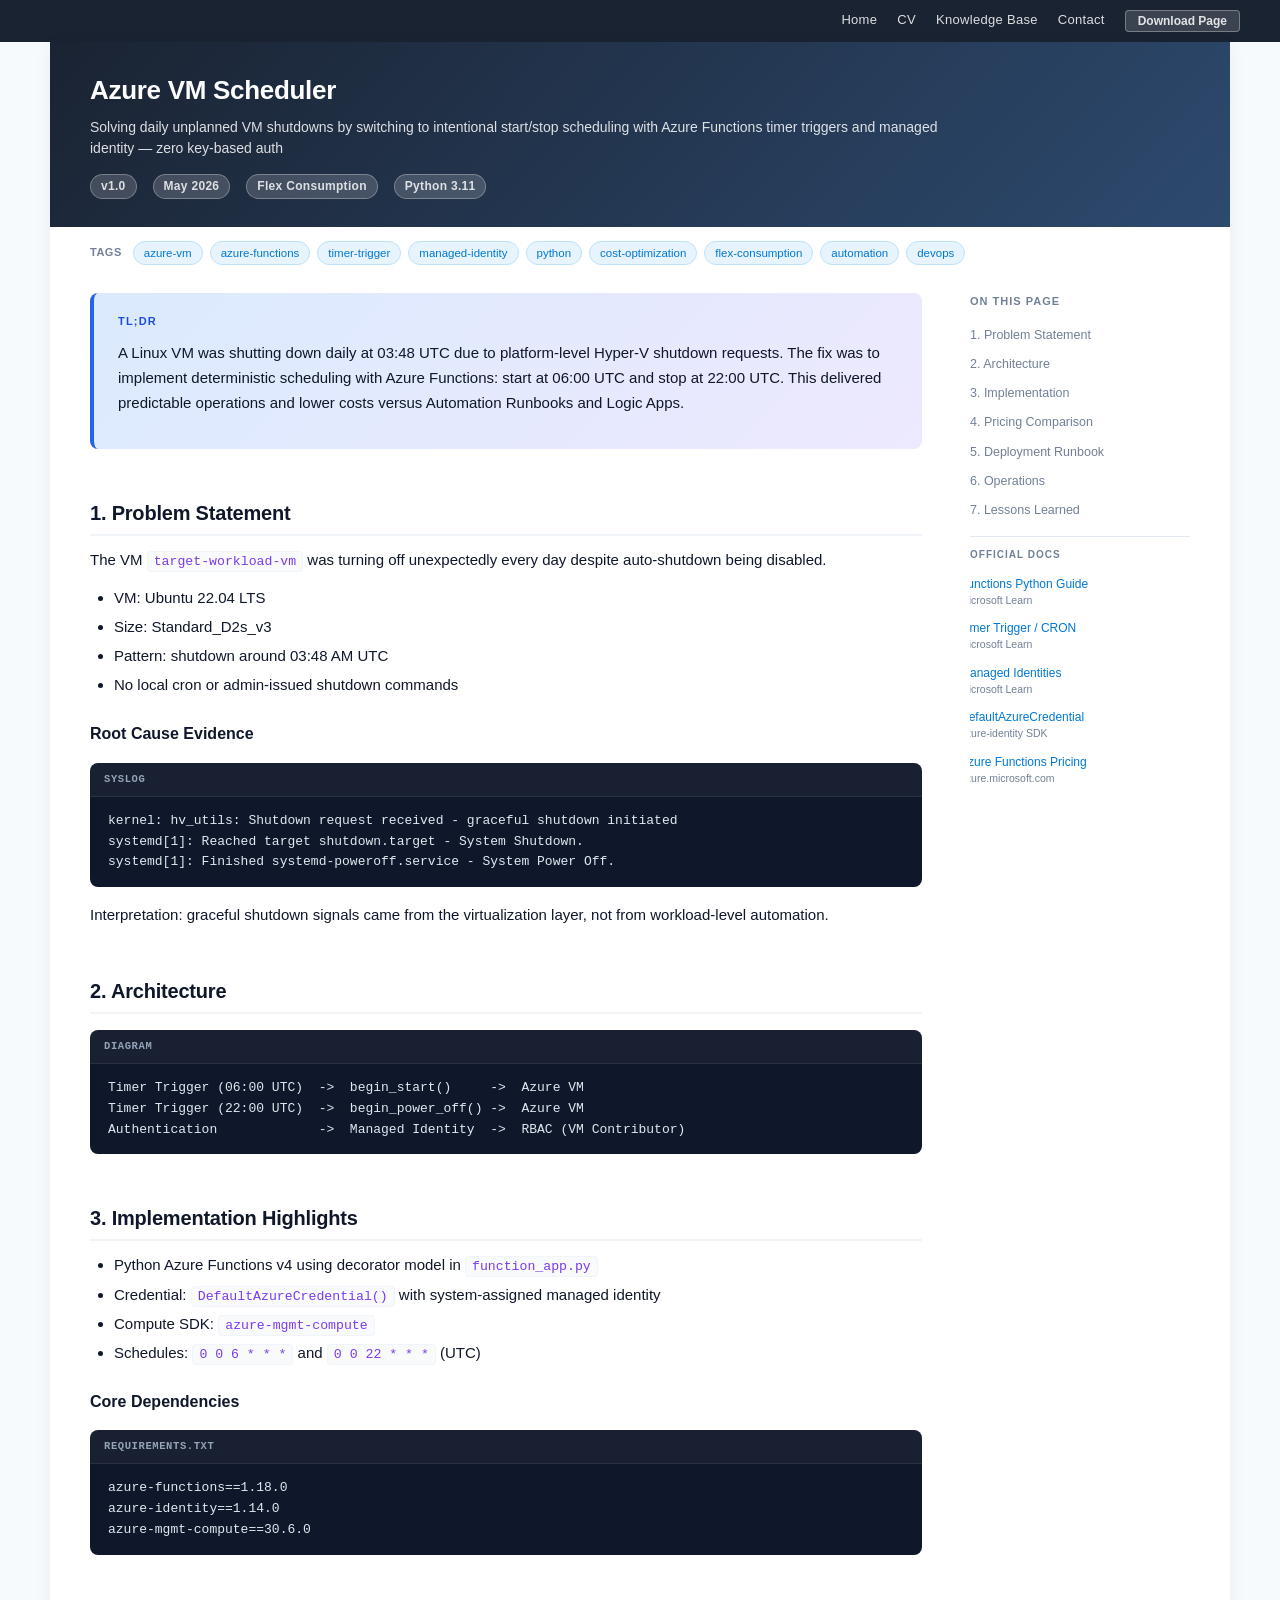
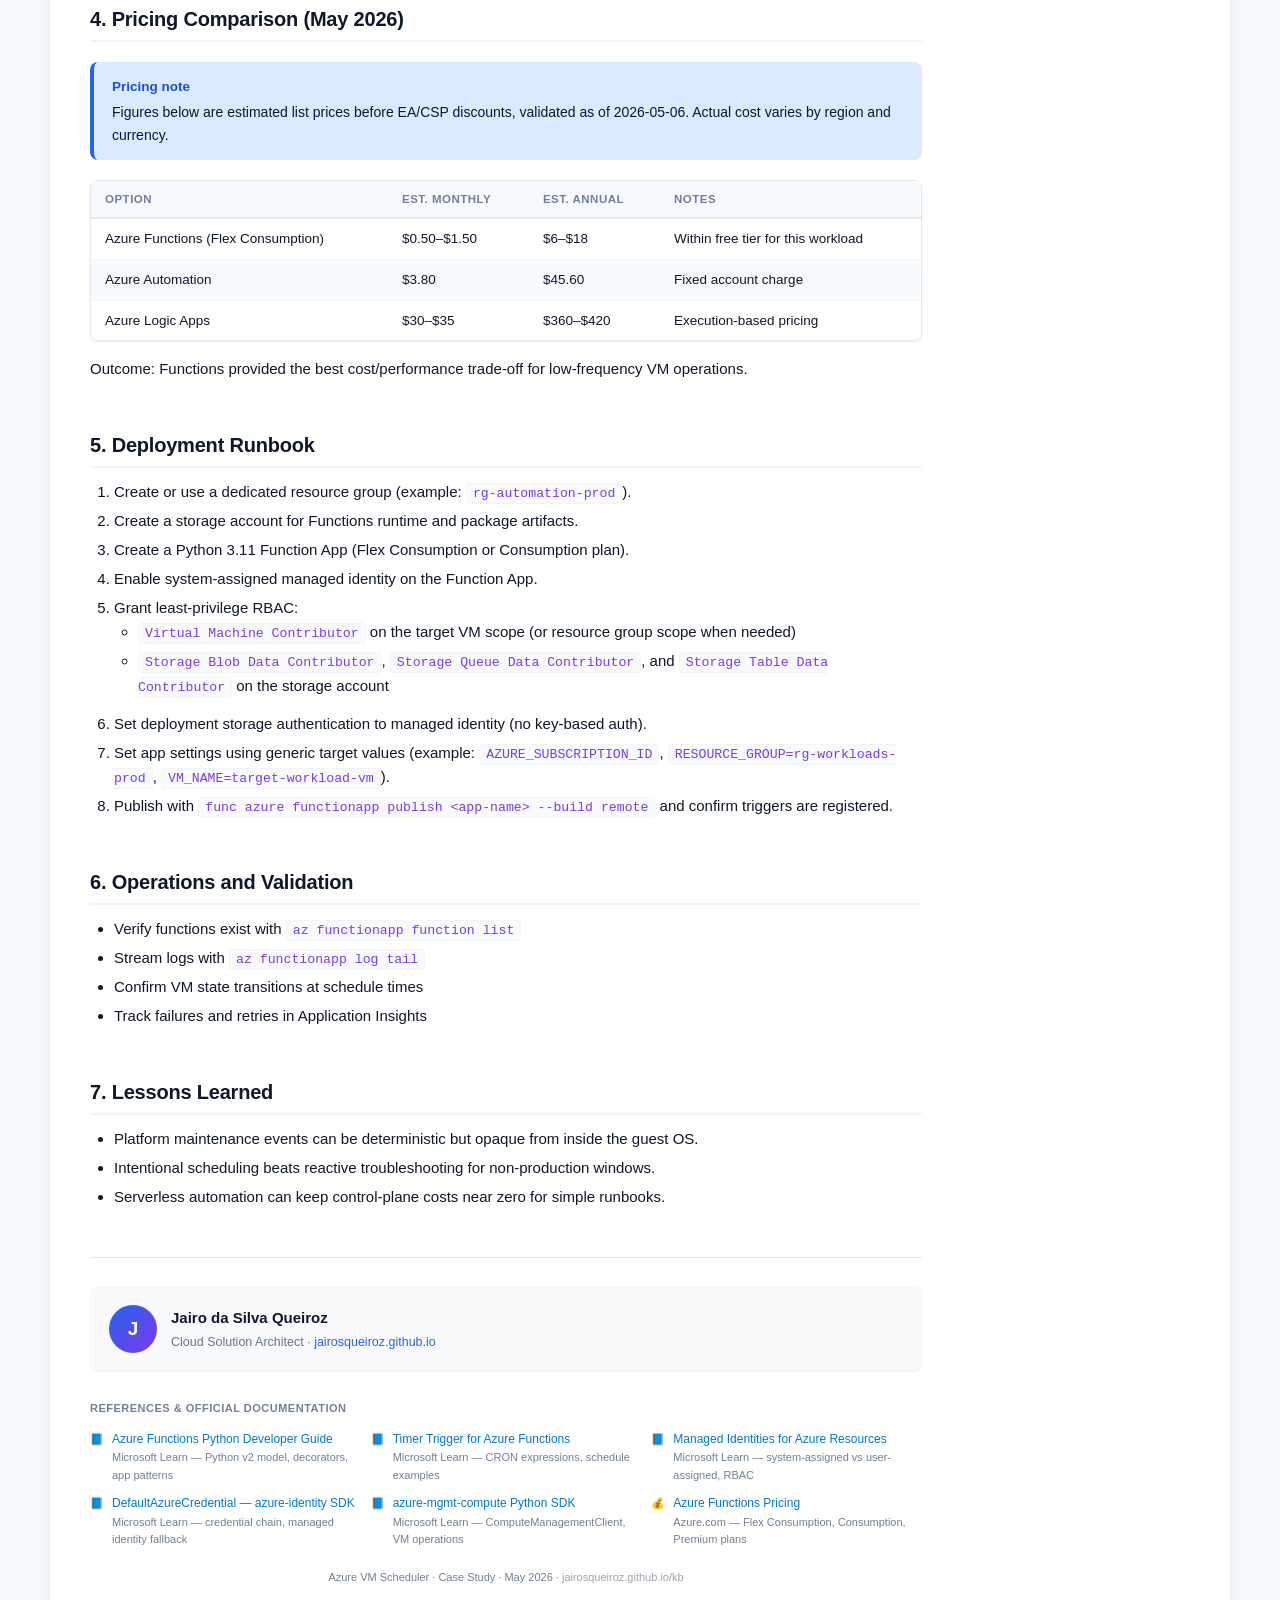
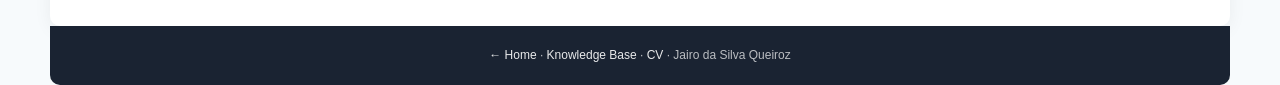
<file: kb/azure-vm-scheduler-case-study.html>
<!DOCTYPE html>
<html lang="en" prefix="og: https://ogp.me/ns#">
<head>
<meta charset="UTF-8">
<meta name="viewport" content="width=device-width, initial-scale=1.0">
<title>Azure VM Scheduler — Cost-Optimized Start/Stop with Azure Functions</title>

<!-- SEO & Indexing -->
<meta name="description" content="Case study: solving daily unplanned Azure VM shutdowns by implementing deterministic start/stop scheduling with Azure Functions timer triggers and managed identity. Includes root cause analysis, architecture, deployment runbook, and pricing comparison.">
<meta name="keywords" content="Azure Functions, Azure VM, VM scheduling, cost optimization, timer trigger, managed identity, Python, azure-mgmt-compute, DefaultAzureCredential, Flex Consumption">
<meta name="author" content="Jairo da Silva Queiroz">
<meta name="robots" content="index, follow">
<meta name="revised" content="2026-05-06">
<link rel="canonical" href="https://jairosqueiroz.github.io/kb/azure-vm-scheduler-case-study.html">

<!-- Open Graph -->
<meta property="og:type" content="article">
<meta property="og:title" content="Azure VM Scheduler — Cost-Optimized Start/Stop with Azure Functions">
<meta property="og:description" content="From random daily shutdowns to predictable VM operations with Azure Functions timer triggers, managed identity, and zero key-based auth.">
<meta property="og:url" content="https://jairosqueiroz.github.io/kb/azure-vm-scheduler-case-study.html">
<meta property="og:locale" content="en_US">
<meta property="article:published_time" content="2026-05-06">
<meta property="article:modified_time" content="2026-05-06">
<meta property="article:tag" content="Azure Functions">
<meta property="article:tag" content="Azure VM">
<meta property="article:tag" content="Cost Optimization">
<meta property="article:tag" content="Automation">
<meta property="article:tag" content="Python">

<!-- Schema.org structured data -->
<script type="application/ld+json">
{
  "@context": "https://schema.org",
  "@type": "TechArticle",
  "headline": "Azure VM Scheduler — Cost-Optimized Start/Stop with Azure Functions",
  "description": "Case study: solving daily unplanned Azure VM shutdowns by implementing deterministic start/stop scheduling with Azure Functions timer triggers and managed identity.",
  "keywords": "Azure Functions, Azure VM, timer trigger, managed identity, Python, cost optimization, automation",
  "datePublished": "2026-05-06",
  "dateModified": "2026-05-06",
  "version": "1.0",
  "author": {
    "@type": "Person",
    "name": "Jairo da Silva Queiroz",
    "url": "https://jairosqueiroz.github.io"
  },
  "publisher": {
    "@type": "Person",
    "name": "Jairo da Silva Queiroz",
    "url": "https://jairosqueiroz.github.io"
  },
  "citation": [
    {
      "@type": "WebPage",
      "name": "Azure Functions Python Developer Guide — Microsoft Learn",
      "url": "https://learn.microsoft.com/en-us/azure/azure-functions/functions-reference-python"
    },
    {
      "@type": "WebPage",
      "name": "Azure Functions Timer Trigger — Microsoft Learn",
      "url": "https://learn.microsoft.com/en-us/azure/azure-functions/functions-bindings-timer"
    },
    {
      "@type": "WebPage",
      "name": "Managed Identities for Azure Resources — Microsoft Learn",
      "url": "https://learn.microsoft.com/en-us/entra/identity/managed-identities-azure-resources/overview"
    }
  ]
}
</script>
<style>
  :root {
    --accent: #2563EB;
    --accent-dark: #1D4ED8;
    --accent-light: #DBEAFE;
    --purple: #7C3AED;
    --success: #059669;
    --success-bg: #D1FAE5;
    --warning: #D97706;
    --warning-bg: #FEF3C7;
    --text: #0F172A;
    --text-muted: #475569;
    --text-subtle: #64748B;
    --border: #E2E8F0;
    --border-light: #F1F5F9;
    --bg: #FFFFFF;
    --bg-soft: #F8FAFC;
    --bg-code: #0F172A;
    --code-text: #E2E8F0;
    --code-keyword: #93C5FD;
    --code-string: #86EFAC;
    --code-comment: #64748B;
    --shadow: 0 1px 3px rgba(15, 23, 42, 0.04), 0 1px 2px rgba(15, 23, 42, 0.06);
    --shadow-md: 0 4px 6px rgba(15, 23, 42, 0.05), 0 2px 4px rgba(15, 23, 42, 0.06);
    --radius: 8px;
    --mono: 'SF Mono', Monaco, Menlo, Consolas, 'Courier New', monospace;
  }

  * { box-sizing: border-box; margin: 0; padding: 0; }
  html { scroll-behavior: smooth; -webkit-font-smoothing: antialiased; }
  body {
    font-family: -apple-system, BlinkMacSystemFont, 'Segoe UI', Roboto, 'Helvetica Neue', Arial, sans-serif;
    font-size: 15px;
    line-height: 1.6;
    color: var(--text);
    background: #f7fafc;
  }

  /* ── SITE NAV (matches powershell-5-vs-7-comparison.html) ── */
  .site-nav {
    background: #1a2332;
    padding: 10px 40px;
    display: flex;
    justify-content: flex-end;
    gap: 20px;
    flex-wrap: wrap;
  }
  .site-nav a {
    color: rgba(255, 255, 255, 0.85);
    font-size: 13px;
    font-weight: 500;
    letter-spacing: 0.3px;
    text-decoration: none;
  }
  .site-nav a:hover { color: #fff; }
  .dl-btn {
    background: rgba(255,255,255,0.15);
    border: 1px solid rgba(255,255,255,0.3);
    border-radius: 4px;
    padding: 3px 12px;
    cursor: pointer;
    font-size: 12px;
    color: rgba(255,255,255,0.85);
    font-weight: 600;
    font-family: inherit;
    transition: all 0.2s;
  }
  .dl-btn:hover { background: rgba(255,255,255,0.25); color: #fff; }

  /* ── PAGE WRAPPER (matches powershell-5-vs-7-comparison.html) ── */
  .page {
    max-width: 1180px;
    margin: 0 auto;
    background: #ffffff;
    border-radius: 0 0 10px 10px;
    box-shadow: 0 4px 18px rgba(0,0,0,0.06);
    overflow: hidden;
  }

  /* ── ARTICLE HEADER ── */
  .article-hero {
    background: linear-gradient(135deg, #1a2332 0%, #2d4a6f 100%);
    color: #fff;
    padding: 32px 40px 28px;
  }
  .article-hero h1 {
    margin: 0 0 10px;
    font-size: 26px;
    font-weight: 700;
    letter-spacing: -0.3px;
    line-height: 1.25;
  }
  .hero-sub {
    font-size: 14px;
    opacity: 0.85;
    line-height: 1.55;
    max-width: 860px;
  }
  .hero-meta {
    margin-top: 14px;
    font-size: 13px;
    opacity: 0.85;
    display: flex;
    gap: 16px;
    flex-wrap: wrap;
    align-items: center;
  }
  .hero-meta span { display: flex; align-items: center; gap: 5px; }
  .badge-hero {
    display: inline-block;
    background: rgba(255,255,255,0.2);
    border: 1px solid rgba(255,255,255,0.35);
    border-radius: 20px;
    padding: 2px 10px;
    font-size: 12px;
    font-weight: 600;
    letter-spacing: 0.3px;
  }

  /* ── TAGS SECTION (matches powershell-5-vs-7-comparison.html) ── */
  .tags-section {
    padding: 14px 40px 0;
    display: flex;
    flex-wrap: wrap;
    gap: 7px;
    align-items: center;
  }
  .tags-label { font-size: 11px; color: #718096; text-transform: uppercase; letter-spacing: 0.5px; font-weight: 600; margin-right: 4px; }
  .tag {
    display: inline-block;
    background: #e8f4fd;
    color: #0078d4;
    border: 1px solid #bee3f8;
    border-radius: 20px;
    padding: 2px 10px;
    font-size: 11.5px;
    font-weight: 500;
    text-decoration: none;
  }
  .tag:hover { background: #d0e8f7; }

  /* ── LAYOUT ── */
  .content {
    padding: 28px 40px 40px;
    display: grid;
    grid-template-columns: minmax(0, 1fr) 220px;
    gap: 48px;
  }
  .article { min-width: 0; }

  /* ── TL;DR BOX ── */
  .tldr {
    background: linear-gradient(135deg, var(--accent-light), #EDE9FE);
    border-left: 4px solid var(--accent);
    border-radius: var(--radius);
    padding: 20px 24px;
    margin: 0 0 28px;
  }
  .tldr-label {
    font-size: 11px;
    font-weight: 800;
    text-transform: uppercase;
    letter-spacing: 1.2px;
    color: var(--accent-dark);
    margin-bottom: 10px;
  }
  .tldr p { margin: 0; color: var(--text); font-size: 15px; line-height: 1.65; }

  /* ── TYPOGRAPHY ── */
  .article h2 {
    font-size: 20px;
    font-weight: 700;
    line-height: 1.25;
    letter-spacing: -0.2px;
    color: var(--text);
    margin: 40px 0 12px;
    padding-top: 12px;
    padding-bottom: 8px;
    scroll-margin-top: 20px;
    border-bottom: 2px solid var(--border-light);
  }
  .article h3 {
    font-size: 16px;
    font-weight: 700;
    color: var(--text);
    margin: 24px 0 8px;
    scroll-margin-top: 20px;
  }
  .article p { margin-bottom: 14px; color: var(--text); font-size: 15px; }
  .article ul, .article ol { margin: 0 0 14px 24px; font-size: 15px; }
  .article li { margin-bottom: 5px; }
  .article a { color: var(--accent); text-decoration: none; border-bottom: 1px solid transparent; transition: border-color 0.15s; }
  .article a:hover { border-bottom-color: var(--accent); }
  .article code {
    font-family: var(--mono);
    font-size: 0.88em;
    background: var(--bg-soft);
    color: var(--purple);
    padding: 2px 6px;
    border-radius: 4px;
    border: 1px solid var(--border-light);
  }

  /* ── CODE BLOCKS ── */
  .code-block {
    background: var(--bg-code);
    border-radius: var(--radius);
    margin: 16px 0;
    overflow: hidden;
    font-family: var(--mono);
    font-size: 13px;
    line-height: 1.6;
  }
  .code-header {
    display: flex;
    justify-content: space-between;
    align-items: center;
    padding: 8px 14px;
    background: rgba(255, 255, 255, 0.04);
    border-bottom: 1px solid rgba(255, 255, 255, 0.08);
    font-size: 11.5px;
    color: #94A3B8;
  }
  .code-lang { font-weight: 600; text-transform: uppercase; letter-spacing: 0.6px; font-size: 10.5px; }
  .code-block pre { padding: 14px 18px; overflow-x: auto; color: var(--code-text); margin: 0; }
  .code-block .k { color: var(--code-keyword); }
  .code-block .s { color: var(--code-string); }
  .code-block .c { color: var(--code-comment); font-style: italic; }

  /* ── TABLES ── */
  .table-wrap {
    overflow-x: auto;
    border-radius: var(--radius);
    border: 1px solid var(--border);
    margin: 16px 0;
    box-shadow: var(--shadow);
  }
  table { width: 100%; border-collapse: collapse; font-size: 13.5px; background: var(--bg); }
  th, td { text-align: left; padding: 9px 14px; border-bottom: 1px solid var(--border-light); vertical-align: top; }
  tr:last-child td { border-bottom: none; }
  tr:nth-child(even) td { background: #f7fafc; }
  th { background: #f7fafc; font-weight: 600; color: #718096; font-size: 11.5px; text-transform: uppercase; letter-spacing: 0.5px; border-bottom: 2px solid var(--border); }
  tbody tr:hover { background: var(--bg-soft); }

  /* ── CALLOUT ── */
  .callout {
    border-radius: var(--radius);
    padding: 14px 18px;
    margin: 20px 0;
    display: flex;
    gap: 12px;
    align-items: flex-start;
    font-size: 14px;
    line-height: 1.6;
  }
  .callout.info    { background: var(--accent-light); border-left: 4px solid var(--accent); }
  .callout.warn    { background: var(--warning-bg);   border-left: 4px solid var(--warning); }
  .callout.success { background: var(--success-bg);   border-left: 4px solid var(--success); }
  .callout-title { font-weight: 700; margin-bottom: 4px; font-size: 13.5px; color: var(--accent-dark); }
  .callout.warn    .callout-title { color: var(--warning); }
  .callout.success .callout-title { color: var(--success); }

  /* ── TOC SIDEBAR ── */
  .toc { position: sticky; top: 20px; align-self: start; max-height: calc(100vh - 40px); overflow-y: auto; }
  .toc-title { font-size: 11px; font-weight: 800; text-transform: uppercase; letter-spacing: 1px; color: #718096; margin-bottom: 12px; }
  .toc ol { list-style: none; margin: 0; padding: 0; }
  .toc li { margin-bottom: 5px; }
  .toc a {
    color: #718096;
    text-decoration: none;
    font-size: 12.5px;
    line-height: 1.45;
    display: block;
    padding: 3px 0 3px 10px;
    margin-left: -12px;
    border-left: 2px solid transparent;
    transition: all 0.15s;
  }
  .toc a:hover { color: var(--accent); border-left-color: var(--accent); }
  .toc-divider { margin: 14px 0 10px; border: none; border-top: 1px solid var(--border); }
  .toc-section-title { font-size: 10px; font-weight: 800; text-transform: uppercase; letter-spacing: 1px; color: #718096; margin-bottom: 10px; }
  .toc .ref-link {
    display: block;
    color: #0078d4;
    font-size: 12px;
    text-decoration: none;
    padding: 3px 0;
    margin-bottom: 6px;
    line-height: 1.4;
    border-bottom: 1px solid transparent;
    transition: border-color 0.15s;
  }
  .toc .ref-link:hover { border-bottom-color: #0078d4; }
  .toc .ref-link span { display: block; font-size: 10.5px; color: #718096; }

  /* ── ARTICLE FOOTER ── */
  .article-footer { margin-top: 48px; padding-top: 28px; border-top: 1px solid var(--border); }
  .author-card { display: flex; align-items: center; gap: 14px; padding: 18px; background: var(--bg-soft); border-radius: var(--radius); border: 1px solid var(--border-light); }
  .author-avatar { width: 48px; height: 48px; border-radius: 50%; background: linear-gradient(135deg, var(--accent), var(--purple)); display: flex; align-items: center; justify-content: center; color: white; font-weight: 700; font-size: 19px; flex-shrink: 0; }
  .author-name { font-weight: 700; color: var(--text); margin-bottom: 2px; font-size: 15px; }
  .author-role { font-size: 12.5px; color: var(--text-subtle); }
  .refs-footer { margin-top: 28px; }
  .refs-title { font-size: 11px; color: #718096; text-transform: uppercase; letter-spacing: 0.5px; font-weight: 600; margin-bottom: 12px; }
  .refs-grid { display: grid; grid-template-columns: repeat(auto-fill, minmax(240px, 1fr)); gap: 10px; }
  .ref-item { display: flex; align-items: flex-start; gap: 8px; font-size: 12px; color: var(--text); }
  .ref-icon { font-size: 14px; flex-shrink: 0; margin-top: 1px; }
  .ref-item a { color: #0078d4; text-decoration: none; line-height: 1.4; }
  .ref-item a:hover { text-decoration: underline; }
  .ref-item span { color: #718096; font-size: 11px; display: block; }
  .footer-copy { margin-top: 20px; font-size: 11px; color: #718096; text-align: center; }

  /* ── SITE FOOTER (matches powershell-5-vs-7-comparison.html) ── */
  .site-footer {
    background: #1a2332;
    color: rgba(255, 255, 255, 0.7);
    padding: 20px 40px;
    text-align: center;
    font-size: 12px;
    max-width: 1180px;
    margin: 0 auto;
    border-radius: 0 0 10px 10px;
  }
  .site-footer a { color: rgba(255, 255, 255, 0.9); text-decoration: none; }
  .site-footer a:hover { color: #fff; }

  /* ── RESPONSIVE ── */
  @media (max-width: 900px) {
    .content { grid-template-columns: 1fr; gap: 0; padding: 20px; }
    .toc { display: none; }
    .article-hero { padding: 24px 20px 20px; }
    .article-hero h1 { font-size: 21px; }
    .tags-section { padding: 12px 20px 0; }
    .site-nav { padding: 10px 20px; justify-content: center; }
    .site-footer { padding: 20px; }
    .refs-grid { grid-template-columns: 1fr; }
  }
  @media print {
    .site-nav, .toc, .site-footer { display: none; }
    body { background: #fff; }
    .page { box-shadow: none; border-radius: 0; max-width: none; }
    .code-block { break-inside: avoid; }
  }
</style>
</head>
<body>

<!-- Site Navigation -->
<nav class="site-nav">
  <a href="../index.html">Home</a>
  <a href="../cv.html">CV</a>
  <a href="index.html">Knowledge Base</a>
  <a href="../contato.html">Contact</a>
  <button class="dl-btn" onclick="downloadPage()">Download Page</button>
</nav>

<article class="page" itemscope itemtype="https://schema.org/TechArticle">
  <meta itemprop="datePublished" content="2026-05-06">
  <meta itemprop="dateModified" content="2026-05-06">
  <meta itemprop="version" content="1.0">
  <meta itemprop="keywords" content="Azure Functions, Azure VM, timer trigger, managed identity, Python, cost optimization, automation">

  <header class="article-hero">
    <h1 itemprop="headline">Azure VM Scheduler</h1>
    <div class="hero-sub">Solving daily unplanned VM shutdowns by switching to intentional start/stop scheduling with Azure Functions timer triggers and managed identity — zero key-based auth</div>
    <div class="hero-meta">
      <span><span class="badge-hero">v1.0</span></span>
      <span><span class="badge-hero">May 2026</span></span>
      <span><span class="badge-hero">Flex Consumption</span></span>
      <span><span class="badge-hero">Python 3.11</span></span>
    </div>
  </header>

  <!-- Tags for indexing -->
  <div class="tags-section" aria-label="Document tags">
    <span class="tags-label">Tags</span>
    <a class="tag" href="#problem">azure-vm</a>
    <a class="tag" href="#architecture">azure-functions</a>
    <a class="tag" href="#implementation">timer-trigger</a>
    <a class="tag" href="#implementation">managed-identity</a>
    <a class="tag" href="#implementation">python</a>
    <a class="tag" href="#pricing">cost-optimization</a>
    <a class="tag" href="#deploy">flex-consumption</a>
    <a class="tag" href="#deploy">automation</a>
    <a class="tag" href="#lessons">devops</a>
  </div>

  <div class="content">
    <div class="article">

      <div class="tldr">
        <div class="tldr-label">TL;DR</div>
        <p>A Linux VM was shutting down daily at 03:48 UTC due to platform-level Hyper-V shutdown requests. The fix was to implement deterministic scheduling with Azure Functions: start at 06:00 UTC and stop at 22:00 UTC. This delivered predictable operations and lower costs versus Automation Runbooks and Logic Apps.</p>
      </div>

      <h2 id="problem">1. Problem Statement</h2>
      <p>The VM <code>target-workload-vm</code> was turning off unexpectedly every day despite auto-shutdown being disabled.</p>
      <ul>
        <li>VM: Ubuntu 22.04 LTS</li>
        <li>Size: Standard_D2s_v3</li>
        <li>Pattern: shutdown around 03:48 AM UTC</li>
        <li>No local cron or admin-issued shutdown commands</li>
      </ul>

      <h3>Root Cause Evidence</h3>
      <div class="code-block">
        <div class="code-header"><span class="code-lang">syslog</span></div>
        <pre>kernel: hv_utils: Shutdown request received - graceful shutdown initiated
systemd[1]: Reached target shutdown.target - System Shutdown.
systemd[1]: Finished systemd-poweroff.service - System Power Off.</pre>
      </div>
      <p>Interpretation: graceful shutdown signals came from the virtualization layer, not from workload-level automation.</p>

      <h2 id="architecture">2. Architecture</h2>
      <div class="code-block">
        <div class="code-header"><span class="code-lang">diagram</span></div>
        <pre>Timer Trigger (06:00 UTC)  -&gt;  begin_start()     -&gt;  Azure VM
Timer Trigger (22:00 UTC)  -&gt;  begin_power_off() -&gt;  Azure VM
Authentication             -&gt;  Managed Identity  -&gt;  RBAC (VM Contributor)</pre>
      </div>

      <h2 id="implementation">3. Implementation Highlights</h2>
      <ul>
        <li>Python Azure Functions v4 using decorator model in <code>function_app.py</code></li>
        <li>Credential: <code>DefaultAzureCredential()</code> with system-assigned managed identity</li>
        <li>Compute SDK: <code>azure-mgmt-compute</code></li>
        <li>Schedules: <code>0 0 6 * * *</code> and <code>0 0 22 * * *</code> (UTC)</li>
      </ul>

      <h3>Core Dependencies</h3>
      <div class="code-block">
        <div class="code-header"><span class="code-lang">requirements.txt</span></div>
        <pre>azure-functions==1.18.0
azure-identity==1.14.0
azure-mgmt-compute==30.6.0</pre>
      </div>

      <h2 id="pricing">4. Pricing Comparison (May 2026)</h2>
      <div class="callout info">
        <div><div class="callout-title">Pricing note</div>Figures below are estimated list prices before EA/CSP discounts, validated as of 2026-05-06. Actual cost varies by region and currency.</div>
      </div>
      <div class="table-wrap">
        <table>
          <thead>
            <tr>
              <th>Option</th>
              <th>Est. Monthly</th>
              <th>Est. Annual</th>
              <th>Notes</th>
            </tr>
          </thead>
          <tbody>
            <tr>
              <td>Azure Functions (Flex Consumption)</td>
              <td>$0.50–$1.50</td>
              <td>$6–$18</td>
              <td>Within free tier for this workload</td>
            </tr>
            <tr>
              <td>Azure Automation</td>
              <td>$3.80</td>
              <td>$45.60</td>
              <td>Fixed account charge</td>
            </tr>
            <tr>
              <td>Azure Logic Apps</td>
              <td>$30–$35</td>
              <td>$360–$420</td>
              <td>Execution-based pricing</td>
            </tr>
          </tbody>
        </table>
      </div>
      <p>Outcome: Functions provided the best cost/performance trade-off for low-frequency VM operations.</p>

      <h2 id="deploy">5. Deployment Runbook</h2>
      <ol>
        <li>Create or use a dedicated resource group (example: <code>rg-automation-prod</code>).</li>
        <li>Create a storage account for Functions runtime and package artifacts.</li>
        <li>Create a Python 3.11 Function App (Flex Consumption or Consumption plan).</li>
        <li>Enable system-assigned managed identity on the Function App.</li>
        <li>Grant least-privilege RBAC:
          <ul>
            <li><code>Virtual Machine Contributor</code> on the target VM scope (or resource group scope when needed)</li>
            <li><code>Storage Blob Data Contributor</code>, <code>Storage Queue Data Contributor</code>, and <code>Storage Table Data Contributor</code> on the storage account</li>
          </ul>
        </li>
        <li>Set deployment storage authentication to managed identity (no key-based auth).</li>
        <li>Set app settings using generic target values (example: <code>AZURE_SUBSCRIPTION_ID</code>, <code>RESOURCE_GROUP=rg-workloads-prod</code>, <code>VM_NAME=target-workload-vm</code>).</li>
        <li>Publish with <code>func azure functionapp publish &lt;app-name&gt; --build remote</code> and confirm triggers are registered.</li>
      </ol>

      <h2 id="ops">6. Operations and Validation</h2>
      <ul>
        <li>Verify functions exist with <code>az functionapp function list</code></li>
        <li>Stream logs with <code>az functionapp log tail</code></li>
        <li>Confirm VM state transitions at schedule times</li>
        <li>Track failures and retries in Application Insights</li>
      </ul>

      <h2 id="lessons">7. Lessons Learned</h2>
      <ul>
        <li>Platform maintenance events can be deterministic but opaque from inside the guest OS.</li>
        <li>Intentional scheduling beats reactive troubleshooting for non-production windows.</li>
        <li>Serverless automation can keep control-plane costs near zero for simple runbooks.</li>
      </ul>

      <div class="article-footer">
        <div class="author-card">
          <div class="author-avatar">J</div>
          <div>
            <div class="author-name" itemprop="author">Jairo da Silva Queiroz</div>
            <div class="author-role">Cloud Solution Architect · <a href="https://jairosqueiroz.github.io">jairosqueiroz.github.io</a></div>
          </div>
        </div>
        <div class="refs-footer">
          <div class="refs-title">References &amp; Official Documentation</div>
          <div class="refs-grid">
            <div class="ref-item">
              <span class="ref-icon">📘</span>
              <div>
                <a href="https://learn.microsoft.com/en-us/azure/azure-functions/functions-reference-python" target="_blank" rel="noopener">Azure Functions Python Developer Guide</a>
                <span>Microsoft Learn — Python v2 model, decorators, app patterns</span>
              </div>
            </div>
            <div class="ref-item">
              <span class="ref-icon">📘</span>
              <div>
                <a href="https://learn.microsoft.com/en-us/azure/azure-functions/functions-bindings-timer" target="_blank" rel="noopener">Timer Trigger for Azure Functions</a>
                <span>Microsoft Learn — CRON expressions, schedule examples</span>
              </div>
            </div>
            <div class="ref-item">
              <span class="ref-icon">📘</span>
              <div>
                <a href="https://learn.microsoft.com/en-us/entra/identity/managed-identities-azure-resources/overview" target="_blank" rel="noopener">Managed Identities for Azure Resources</a>
                <span>Microsoft Learn — system-assigned vs user-assigned, RBAC</span>
              </div>
            </div>
            <div class="ref-item">
              <span class="ref-icon">📘</span>
              <div>
                <a href="https://learn.microsoft.com/en-us/python/api/azure-identity/azure.identity.defaultazurecredential" target="_blank" rel="noopener">DefaultAzureCredential — azure-identity SDK</a>
                <span>Microsoft Learn — credential chain, managed identity fallback</span>
              </div>
            </div>
            <div class="ref-item">
              <span class="ref-icon">📘</span>
              <div>
                <a href="https://learn.microsoft.com/en-us/python/api/azure-mgmt-compute/" target="_blank" rel="noopener">azure-mgmt-compute Python SDK</a>
                <span>Microsoft Learn — ComputeManagementClient, VM operations</span>
              </div>
            </div>
            <div class="ref-item">
              <span class="ref-icon">💰</span>
              <div>
                <a href="https://azure.microsoft.com/en-us/pricing/details/functions/" target="_blank" rel="noopener">Azure Functions Pricing</a>
                <span>Azure.com — Flex Consumption, Consumption, Premium plans</span>
              </div>
            </div>
          </div>
          <div class="footer-copy">Azure VM Scheduler · Case Study · May 2026 · <a href="https://jairosqueiroz.github.io/kb/" style="color:#9ca3af">jairosqueiroz.github.io/kb</a></div>
        </div>
      </div>

    </div><!-- /.article -->

    <!-- TOC Sidebar -->
    <nav class="toc" aria-label="Table of contents">
      <div class="toc-title">On This Page</div>
      <ol>
        <li><a href="#problem">1. Problem Statement</a></li>
        <li><a href="#architecture">2. Architecture</a></li>
        <li><a href="#implementation">3. Implementation</a></li>
        <li><a href="#pricing">4. Pricing Comparison</a></li>
        <li><a href="#deploy">5. Deployment Runbook</a></li>
        <li><a href="#ops">6. Operations</a></li>
        <li><a href="#lessons">7. Lessons Learned</a></li>
      </ol>
      <hr class="toc-divider">
      <div class="toc-section-title">Official Docs</div>
      <a class="ref-link" href="https://learn.microsoft.com/en-us/azure/azure-functions/functions-reference-python" target="_blank" rel="noopener">
        Functions Python Guide
        <span>Microsoft Learn</span>
      </a>
      <a class="ref-link" href="https://learn.microsoft.com/en-us/azure/azure-functions/functions-bindings-timer" target="_blank" rel="noopener">
        Timer Trigger / CRON
        <span>Microsoft Learn</span>
      </a>
      <a class="ref-link" href="https://learn.microsoft.com/en-us/entra/identity/managed-identities-azure-resources/overview" target="_blank" rel="noopener">
        Managed Identities
        <span>Microsoft Learn</span>
      </a>
      <a class="ref-link" href="https://learn.microsoft.com/en-us/python/api/azure-identity/azure.identity.defaultazurecredential" target="_blank" rel="noopener">
        DefaultAzureCredential
        <span>azure-identity SDK</span>
      </a>
      <a class="ref-link" href="https://azure.microsoft.com/en-us/pricing/details/functions/" target="_blank" rel="noopener">
        Azure Functions Pricing
        <span>azure.microsoft.com</span>
      </a>
    </nav>

  </div><!-- /.content -->
</article>

<!-- Site Footer -->
<div class="site-footer">
  <a href="../index.html">&larr; Home</a> &middot;
  <a href="index.html">Knowledge Base</a> &middot;
  <a href="../cv.html">CV</a> &middot;
  Jairo da Silva Queiroz
</div>

<script>
function downloadPage() {
  const a = document.createElement('a');
  a.href = window.location.href;
  a.download = 'azure-vm-scheduler-case-study.html';
  a.click();
}
</script>
</body>
</html>
</file>
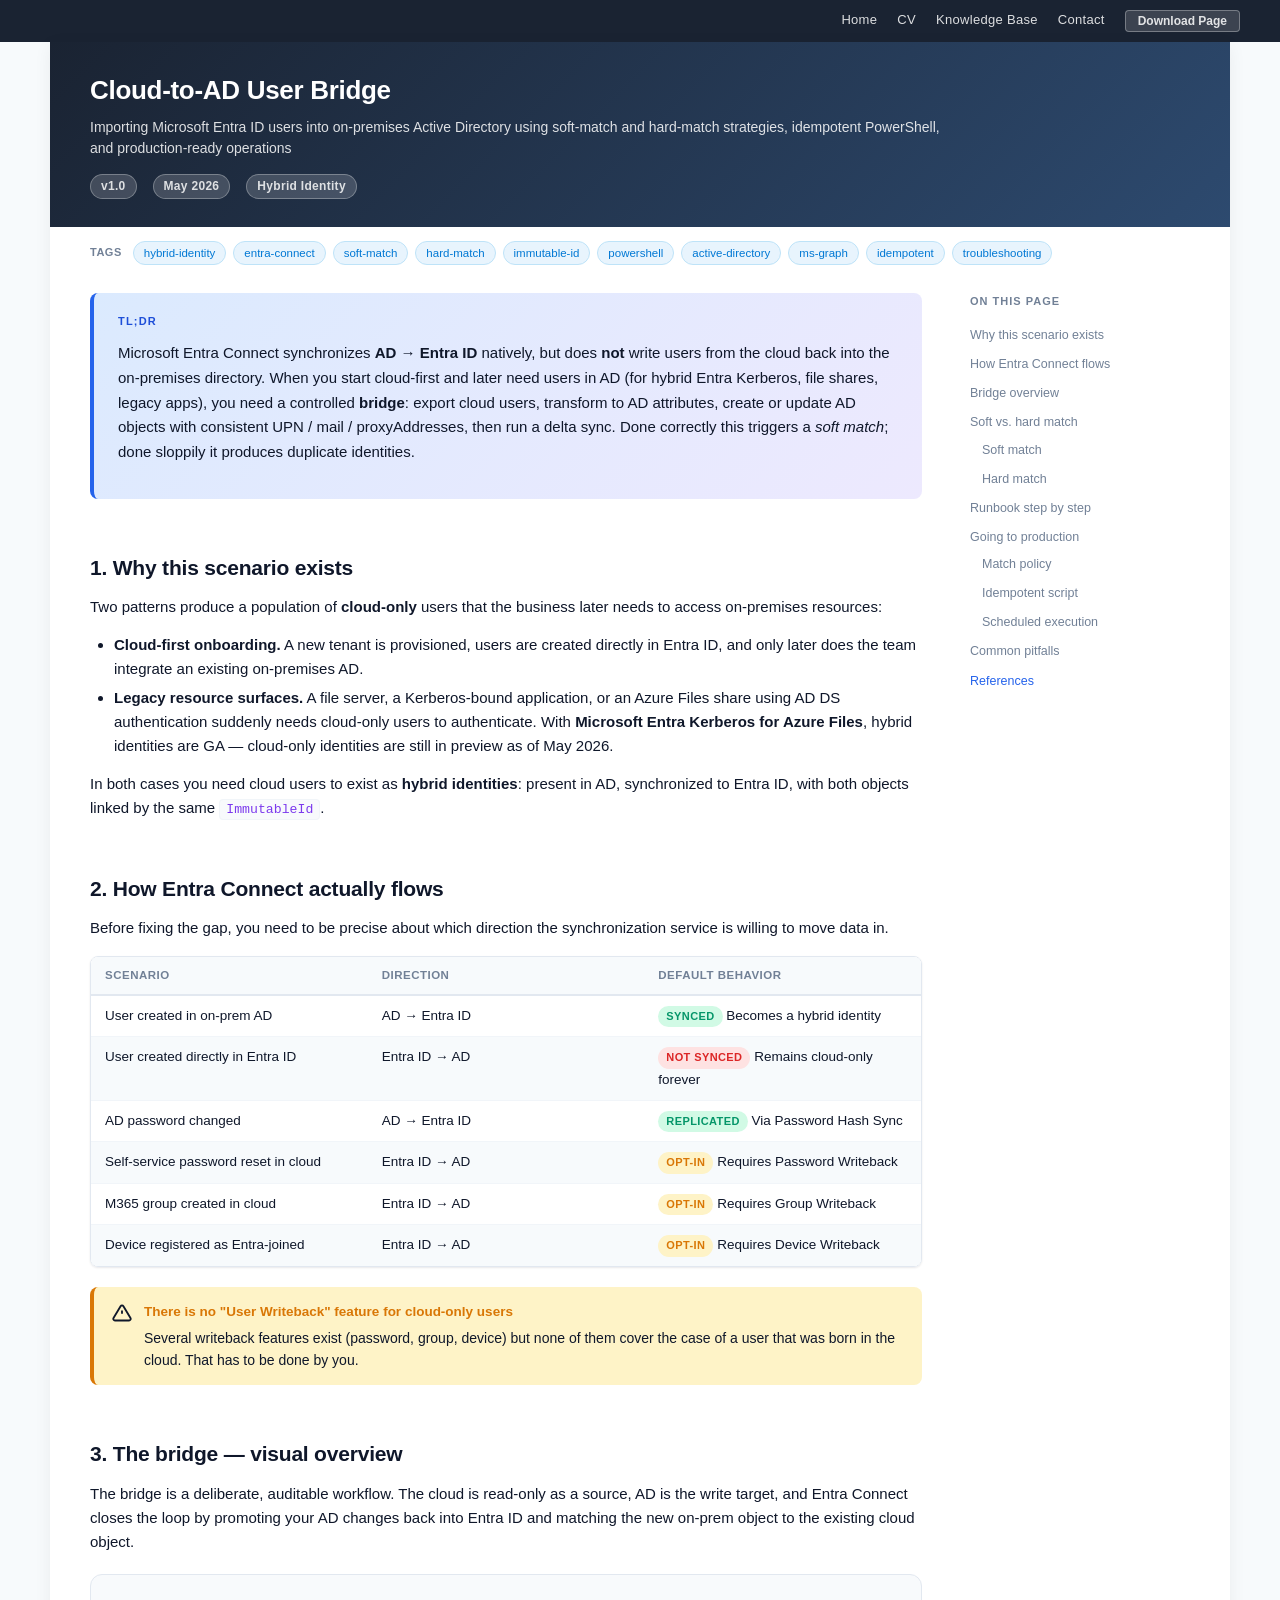
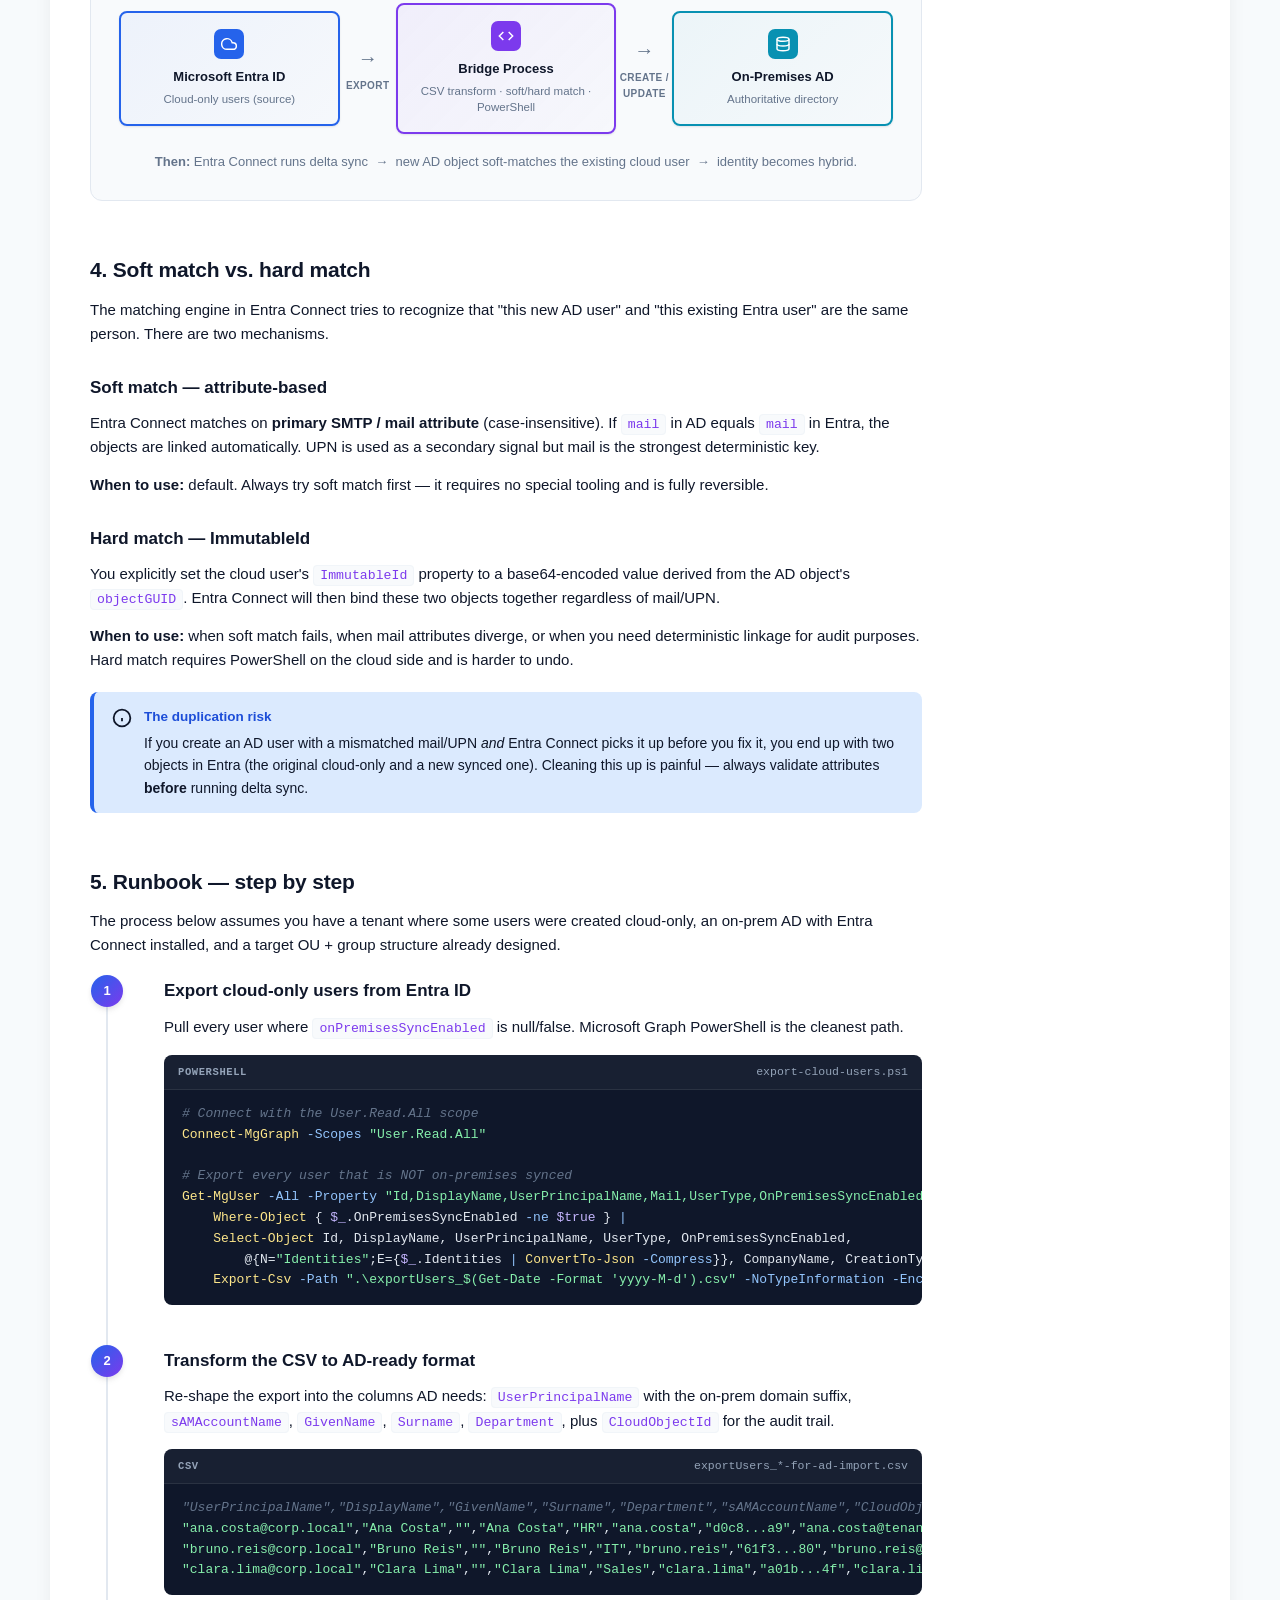
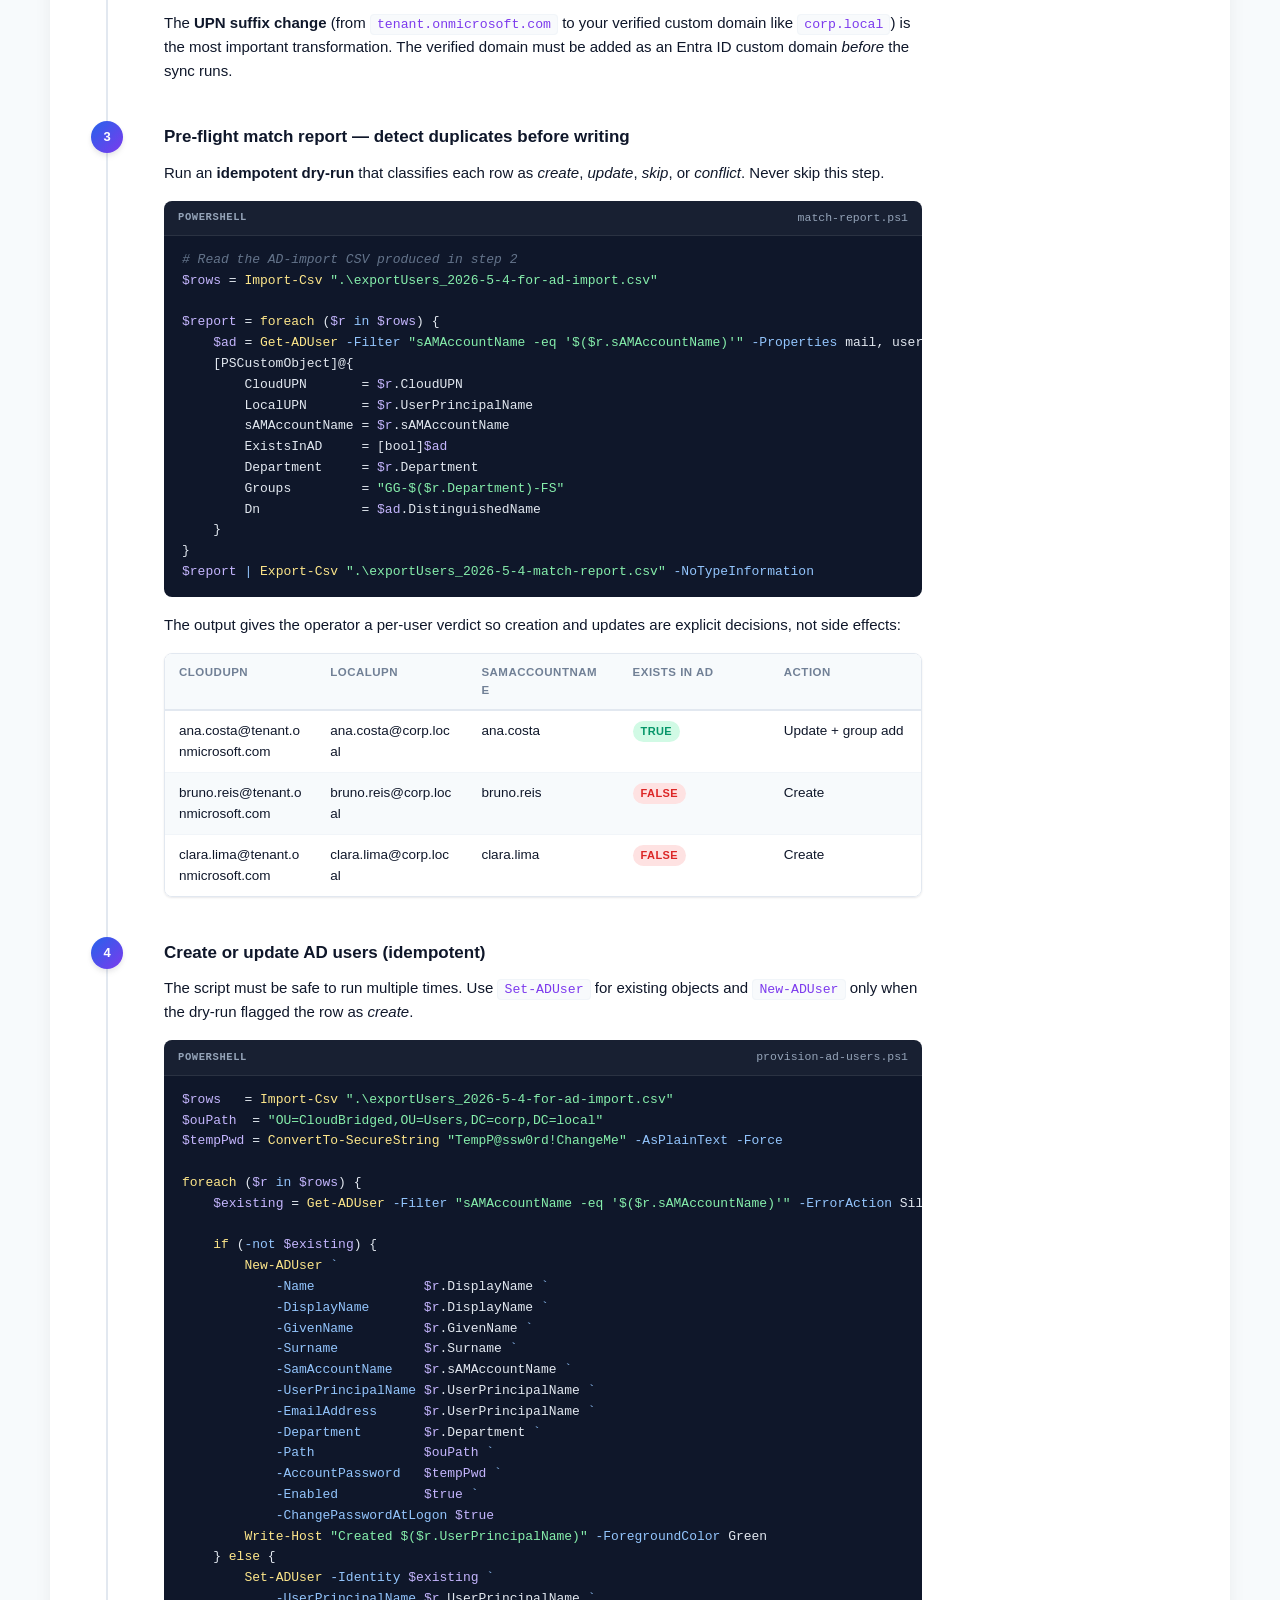
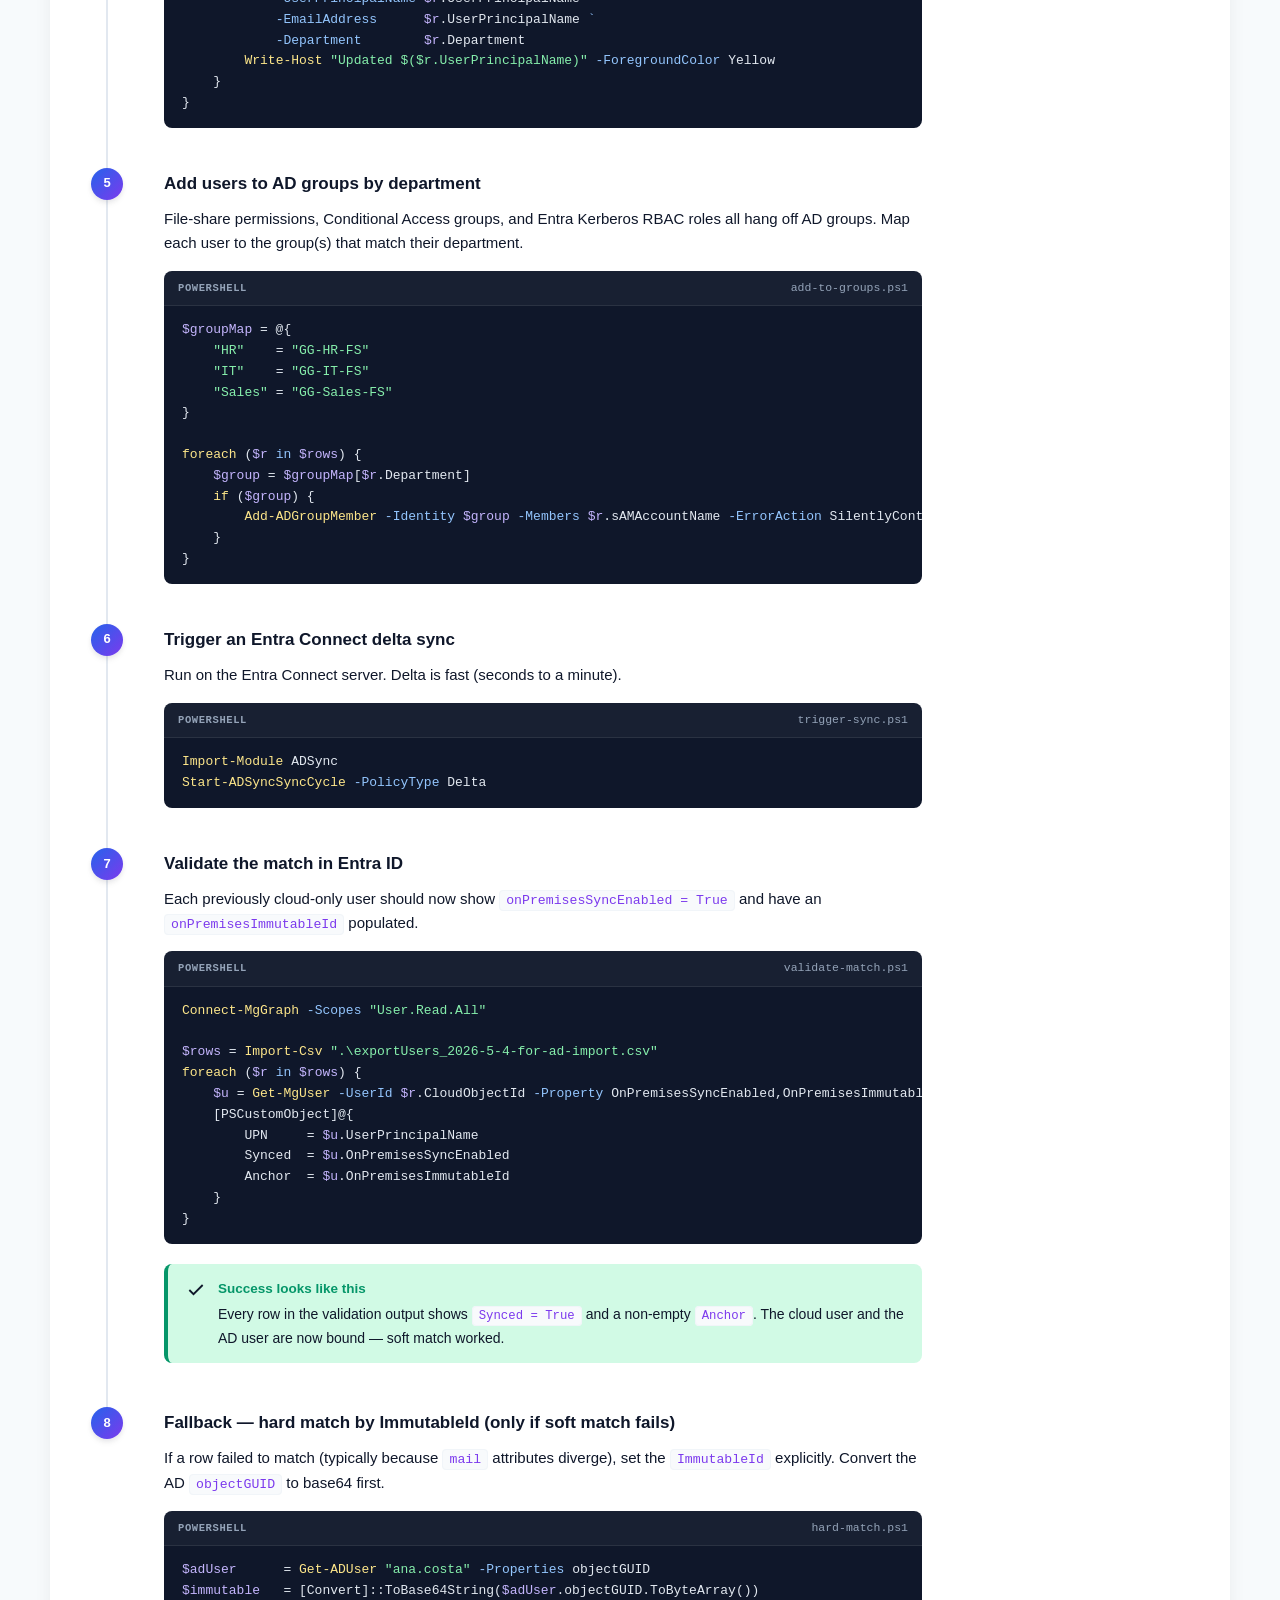
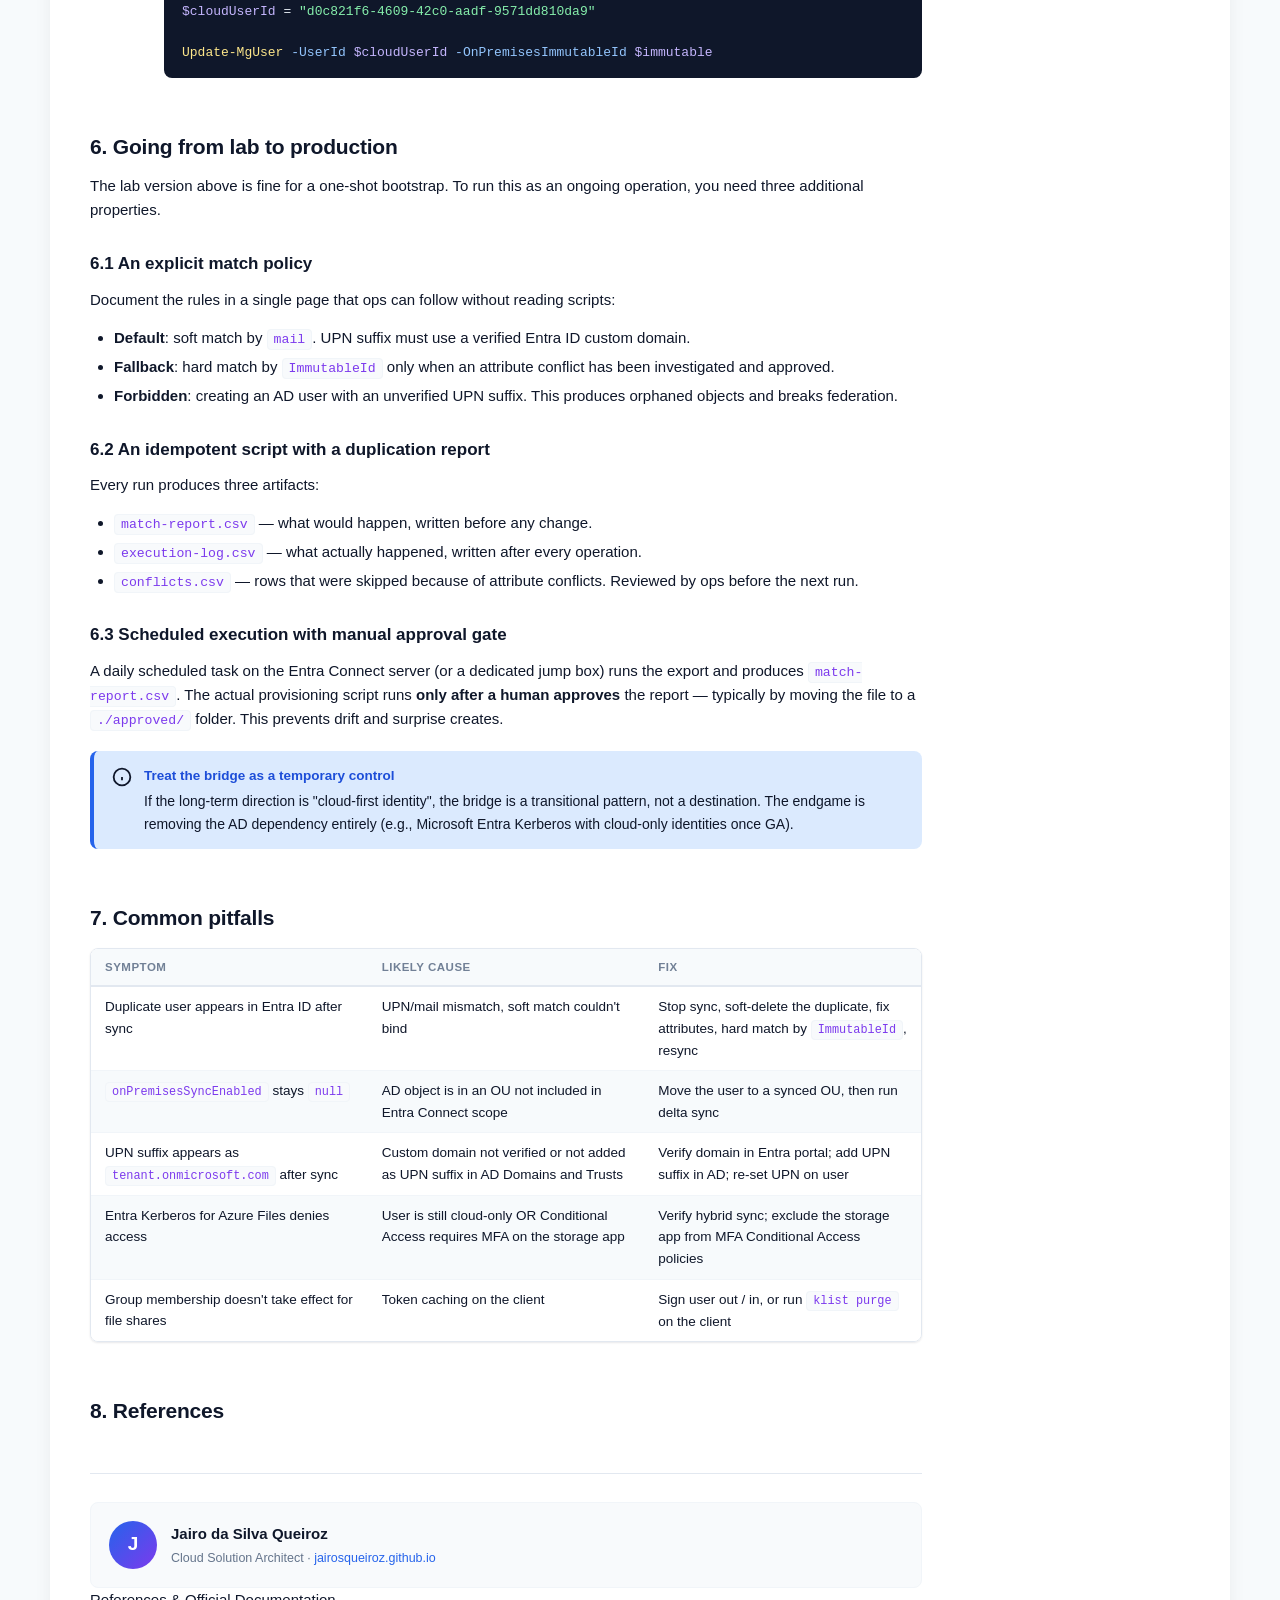
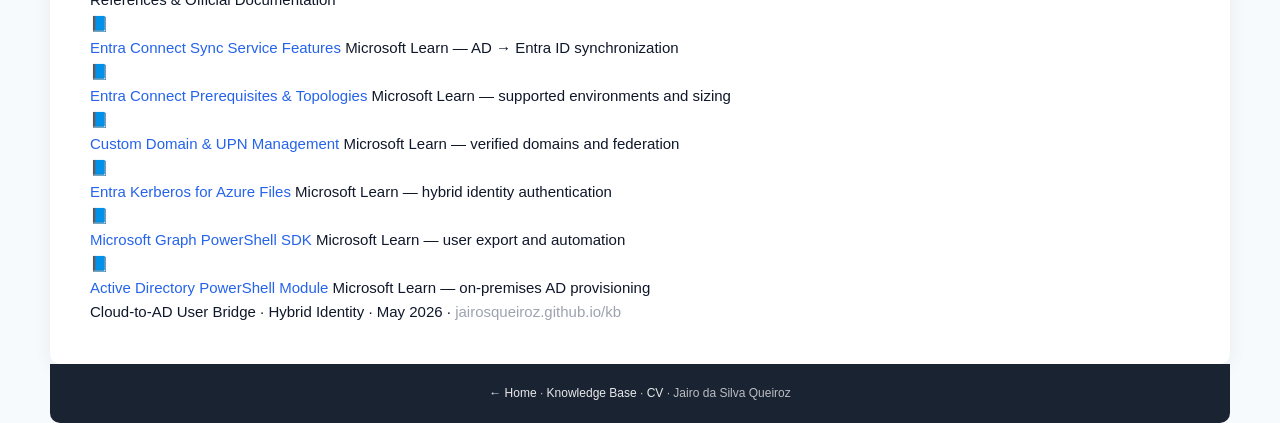
<file: kb/cloud-to-ad-user-bridge.html>
<!DOCTYPE html>
<html lang="en" prefix="og: https://ogp.me/ns#">
<head>
<meta charset="UTF-8">
<meta name="viewport" content="width=device-width, initial-scale=1.0">
<title>Cloud-to-AD User Bridge — Importing Entra ID Users into On-Premises Active Directory</title>

<!-- SEO & Indexing -->
<meta name="description" content="A practical runbook for bridging cloud-only Microsoft Entra ID users back into an on-premises Active Directory using soft-match and hard-match strategies, idempotent PowerShell, and production-ready operations.">
<meta name="keywords" content="Microsoft Entra ID, Active Directory, Entra Connect, hybrid identity, soft match, hard match, ImmutableId, PowerShell, AD DS, cloud-to-AD, user provisioning">
<meta name="author" content="Jairo da Silva Queiroz">
<meta name="robots" content="index, follow">
<meta name="revised" content="2026-05-04">
<link rel="canonical" href="https://jairosqueiroz.github.io/kb/cloud-to-ad-user-bridge.html">

<!-- Open Graph -->
<meta property="og:type" content="article">
<meta property="og:title" content="Cloud-to-AD User Bridge — Importing Entra ID Users into On-Premises Active Directory">
<meta property="og:description" content="Practical runbook for bridging cloud-only Entra ID users back into on-prem AD using soft-match, hard-match, and idempotent PowerShell.">
<meta property="og:url" content="https://jairosqueiroz.github.io/kb/cloud-to-ad-user-bridge.html">
<meta property="og:locale" content="en_US">
<meta property="article:published_time" content="2026-05-04">
<meta property="article:modified_time" content="2026-05-04">
<meta property="article:tag" content="Entra ID">
<meta property="article:tag" content="Active Directory">
<meta property="article:tag" content="Hybrid Identity">
<meta property="article:tag" content="PowerShell">

<!-- Schema.org -->
<script type="application/ld+json">
{
  "@context": "https://schema.org",
  "@type": "TechArticle",
  "headline": "Cloud-to-AD User Bridge — Importing Microsoft Entra ID Users into On-Premises Active Directory",
  "description": "A practical runbook for bridging cloud-only Entra ID users into on-premises AD using soft-match, hard-match, and idempotent PowerShell.",
  "keywords": "Entra ID, Active Directory, hybrid identity, soft match, hard match, ImmutableId, PowerShell, Entra Connect",
  "datePublished": "2026-05-04",
  "dateModified": "2026-05-04",
  "version": "1.0",
  "author": {
    "@type": "Person",
    "name": "Jairo da Silva Queiroz",
    "url": "https://jairosqueiroz.github.io"
  },
  "publisher": {
    "@type": "Person",
    "name": "Jairo da Silva Queiroz",
    "url": "https://jairosqueiroz.github.io"
  }
}
</script>

<style>
  :root {
    --accent: #2563EB;
    --accent-dark: #1D4ED8;
    --accent-light: #DBEAFE;
    --purple: #7C3AED;
    --teal: #0891B2;
    --success: #059669;
    --success-bg: #D1FAE5;
    --warning: #D97706;
    --warning-bg: #FEF3C7;
    --danger: #DC2626;
    --danger-bg: #FEE2E2;
    --text: #0F172A;
    --text-muted: #475569;
    --text-subtle: #64748B;
    --border: #E2E8F0;
    --border-light: #F1F5F9;
    --bg: #FFFFFF;
    --bg-soft: #F8FAFC;
    --bg-code: #0F172A;
    --code-text: #E2E8F0;
    --code-keyword: #93C5FD;
    --code-string: #86EFAC;
    --code-comment: #64748B;
    --code-number: #FCA5A5;
    --code-fn: #FDE68A;
    --shadow: 0 1px 3px rgba(15, 23, 42, 0.04), 0 1px 2px rgba(15, 23, 42, 0.06);
    --shadow-md: 0 4px 6px rgba(15, 23, 42, 0.05), 0 2px 4px rgba(15, 23, 42, 0.06);
    --radius: 8px;
    --radius-lg: 12px;
    --mono: 'SF Mono', Monaco, Menlo, Consolas, 'Courier New', monospace;
  }

  * { box-sizing: border-box; margin: 0; padding: 0; }
  html { scroll-behavior: smooth; -webkit-font-smoothing: antialiased; }
  body {
    font-family: -apple-system, BlinkMacSystemFont, 'Segoe UI', Roboto, 'Helvetica Neue', Arial, sans-serif;
    font-size: 15px;
    line-height: 1.6;
    color: var(--text);
    background: #f7fafc;
  }

  /* ───────── SITE NAV (matches powershell-5-vs-7-comparison.html) ───────── */
  .site-nav {
    background: #1a2332;
    padding: 10px 40px;
    display: flex;
    justify-content: flex-end;
    gap: 20px;
    flex-wrap: wrap;
  }
  .site-nav a {
    color: rgba(255, 255, 255, 0.85);
    font-size: 13px;
    font-weight: 500;
    letter-spacing: 0.3px;
    text-decoration: none;
  }
  .site-nav a:hover { color: #fff; }
  .dl-btn {
    background: rgba(255,255,255,0.15);
    border: 1px solid rgba(255,255,255,0.3);
    border-radius: 4px;
    padding: 3px 12px;
    cursor: pointer;
    font-size: 12px;
    color: rgba(255,255,255,0.85);
    font-weight: 600;
    font-family: inherit;
    transition: all 0.2s;
  }
  .dl-btn:hover { background: rgba(255,255,255,0.25); color: #fff; }

  /* ───────── PAGE WRAPPER ───────── */
  .page {
    max-width: 1180px;
    margin: 0 auto;
    background: #ffffff;
    border-radius: 0 0 10px 10px;
    box-shadow: 0 4px 18px rgba(0,0,0,0.06);
    overflow: hidden;
  }

  /* ───────── ARTICLE HEADER (dark, matching PS article) ───────── */
  .article-hero {
    background: linear-gradient(135deg, #1a2332 0%, #2d4a6f 100%);
    color: #fff;
    padding: 32px 40px 28px;
  }
  .article-hero h1 {
    margin: 0 0 10px;
    font-size: 26px;
    font-weight: 700;
    letter-spacing: -0.3px;
    line-height: 1.25;
    color: #fff;
  }
  .article-hero .hero-sub {
    font-size: 14px;
    opacity: 0.85;
    line-height: 1.55;
    max-width: 860px;
  }
  .hero-meta {
    margin-top: 14px;
    font-size: 13px;
    opacity: 0.85;
    display: flex;
    gap: 16px;
    flex-wrap: wrap;
    align-items: center;
  }
  .hero-meta span { display: flex; align-items: center; gap: 5px; }
  .badge-hero {
    display: inline-block;
    background: rgba(255,255,255,0.2);
    border: 1px solid rgba(255,255,255,0.35);
    border-radius: 20px;
    padding: 2px 10px;
    font-size: 12px;
    font-weight: 600;
    letter-spacing: 0.3px;
  }
  .article-tags-hero {
    margin-top: 12px;
    display: flex;
    gap: 8px;
    flex-wrap: wrap;
  }
  .tag-hero {
    display: inline-flex;
    align-items: center;
    gap: 5px;
    padding: 3px 10px;
    background: rgba(255,255,255,0.15);
    border: 1px solid rgba(255,255,255,0.25);
    color: rgba(255,255,255,0.9);
    border-radius: 999px;
    font-size: 11.5px;
    font-weight: 600;
    letter-spacing: 0.2px;
  }

  /* ───────── TAGS SECTION ───────── */
  .tags-section {
    padding: 14px 40px 0;
    display: flex;
    flex-wrap: wrap;
    gap: 7px;
    align-items: center;
  }
  .tags-label { font-size: 11px; color: #718096; text-transform: uppercase; letter-spacing: 0.5px; font-weight: 600; margin-right: 4px; }
  .tag {
    display: inline-block;
    background: #e8f4fd;
    color: #0078d4;
    border: 1px solid #bee3f8;
    border-radius: 20px;
    padding: 2px 10px;
    font-size: 11.5px;
    font-weight: 500;
    text-decoration: none;
  }
  .tag:hover { background: #d0e8f7; }
  .tag.purple { background: #EDE9FE; color: #6D28D9; border-color: #C4B5FD; }
  .tag.teal   { background: #CFFAFE; color: #0E7490; border-color: #A5F3FC; }

  /* ───────── LAYOUT ───────── */
  .content {
    padding: 28px 40px 40px;
    display: grid;
    grid-template-columns: minmax(0, 1fr) 220px;
    gap: 48px;
  }
  .article { min-width: 0; }

  /* ───────── TL;DR BOX ───────── */
  .tldr {
    background: linear-gradient(135deg, var(--accent-light), #EDE9FE);
    border-left: 4px solid var(--accent);
    border-radius: var(--radius);
    padding: 20px 24px;
    margin: 0 0 28px;
  }
  .tldr-label {
    font-size: 11px;
    font-weight: 800;
    text-transform: uppercase;
    letter-spacing: 1.2px;
    color: var(--accent-dark);
    margin-bottom: 10px;
  }
  .tldr p { margin: 0; color: var(--text); font-size: 15px; line-height: 1.65; }

  /* ───────── TYPOGRAPHY ───────── */
  .article h2 {
    font-size: 21px;
    font-weight: 700;
    line-height: 1.25;
    letter-spacing: -0.2px;
    color: var(--text);
    margin: 44px 0 14px;
    padding-top: 12px;
    scroll-margin-top: 20px;
  }
  .article h3 {
    font-size: 17px;
    font-weight: 700;
    color: var(--text);
    margin: 28px 0 10px;
    scroll-margin-top: 20px;
  }
  .article p { margin-bottom: 14px; color: var(--text); font-size: 15px; }
  .article p strong { color: var(--text); font-weight: 600; }
  .article ul, .article ol { margin: 0 0 14px 24px; font-size: 15px; }
  .article li { margin-bottom: 5px; }
  .article a { color: var(--accent); text-decoration: none; border-bottom: 1px solid transparent; transition: border-color 0.15s; }
  .article a:hover { border-bottom-color: var(--accent); }
  .article code {
    font-family: var(--mono);
    font-size: 0.88em;
    background: var(--bg-soft);
    color: var(--purple);
    padding: 2px 6px;
    border-radius: 4px;
    border: 1px solid var(--border-light);
  }

  /* ───────── CALLOUT ───────── */
  .callout {
    border-radius: var(--radius);
    padding: 14px 18px;
    margin: 20px 0;
    display: flex;
    gap: 12px;
    align-items: flex-start;
    font-size: 14px;
    line-height: 1.6;
  }
  .callout-icon { width: 20px; height: 20px; flex-shrink: 0; margin-top: 2px; }
  .callout.info    { background: var(--accent-light); border-left: 4px solid var(--accent); }
  .callout.warn    { background: var(--warning-bg);  border-left: 4px solid var(--warning); }
  .callout.danger  { background: var(--danger-bg);   border-left: 4px solid var(--danger); }
  .callout.success { background: var(--success-bg);  border-left: 4px solid var(--success); }
  .callout-title { font-weight: 700; margin-bottom: 4px; font-size: 13.5px; }
  .callout.info .callout-title    { color: var(--accent-dark); }
  .callout.warn .callout-title    { color: var(--warning); }
  .callout.danger .callout-title  { color: var(--danger); }
  .callout.success .callout-title { color: var(--success); }

  /* ───────── CODE BLOCKS ───────── */
  .code-block {
    background: var(--bg-code);
    border-radius: var(--radius);
    margin: 16px 0;
    overflow: hidden;
    font-family: var(--mono);
    font-size: 13px;
    line-height: 1.6;
    position: relative;
  }
  .code-header {
    display: flex;
    justify-content: space-between;
    align-items: center;
    padding: 8px 14px;
    background: rgba(255, 255, 255, 0.04);
    border-bottom: 1px solid rgba(255, 255, 255, 0.08);
    font-size: 11.5px;
    color: #94A3B8;
  }
  .code-lang { font-weight: 600; text-transform: uppercase; letter-spacing: 0.6px; font-size: 10.5px; }
  .code-block pre { padding: 14px 18px; overflow-x: auto; color: var(--code-text); margin: 0; }
  .code-block .k { color: var(--code-keyword); }
  .code-block .s { color: var(--code-string); }
  .code-block .c { color: var(--code-comment); font-style: italic; }
  .code-block .n { color: var(--code-number); }
  .code-block .f { color: var(--code-fn); }
  .code-block .v { color: #C4B5FD; }

  /* ───────── TABLES ───────── */
  .table-wrap {
    overflow-x: auto;
    border-radius: var(--radius);
    border: 1px solid var(--border);
    margin: 16px 0;
    box-shadow: var(--shadow);
  }
  table { width: 100%; border-collapse: collapse; font-size: 13.5px; background: var(--bg); table-layout: fixed; }
  th, td { text-align: left; padding: 9px 14px; border-bottom: 1px solid var(--border-light); vertical-align: top; overflow-wrap: break-word; word-break: break-word; }
  tr:last-child td { border-bottom: none; }
  tr:nth-child(even) td { background: #f7fafc; }
  th { background: #f7fafc; font-weight: 600; color: #718096; font-size: 11.5px; text-transform: uppercase; letter-spacing: 0.5px; border-bottom: 2px solid var(--border); }
  tbody tr:hover { background: var(--bg-soft); }
  td code { font-size: 12px; }
  .badge { display: inline-block; padding: 2px 8px; border-radius: 999px; font-size: 11px; font-weight: 700; text-transform: uppercase; letter-spacing: 0.4px; }
  .badge.ok    { background: var(--success-bg); color: var(--success); }
  .badge.warn  { background: var(--warning-bg); color: var(--warning); }
  .badge.no    { background: var(--danger-bg); color: var(--danger); }
  .badge.neut  { background: var(--bg-soft); color: var(--text-muted); border: 1px solid var(--border); }

  /* ───────── DIAGRAM ───────── */
  .diagram {
    background: var(--bg-soft);
    border: 1px solid var(--border);
    border-radius: var(--radius-lg);
    padding: 28px;
    margin: 20px 0;
  }
  .flow-row {
    display: grid;
    grid-template-columns: 1fr 56px 1fr 56px 1fr;
    align-items: center;
    gap: 0;
  }
  .flow-node {
    background: var(--bg);
    border: 2px solid var(--border);
    border-radius: var(--radius);
    padding: 16px 14px;
    text-align: center;
    font-size: 13px;
    box-shadow: var(--shadow);
  }
  .flow-node.cloud  { border-color: var(--accent);  background: linear-gradient(135deg, rgba(37,99,235,0.05), rgba(37,99,235,0.01)); }
  .flow-node.bridge { border-color: var(--purple);  background: linear-gradient(135deg, rgba(124,58,237,0.06), rgba(124,58,237,0.01)); }
  .flow-node.ad     { border-color: var(--teal);    background: linear-gradient(135deg, rgba(8,145,178,0.05), rgba(8,145,178,0.01)); }
  .flow-node-icon { width: 30px; height: 30px; margin: 0 auto 8px; border-radius: 7px; display: flex; align-items: center; justify-content: center; }
  .flow-node.cloud  .flow-node-icon { background: var(--accent);  color: white; }
  .flow-node.bridge .flow-node-icon { background: var(--purple);  color: white; }
  .flow-node.ad     .flow-node-icon { background: var(--teal);    color: white; }
  .flow-node-icon svg { width: 16px; height: 16px; }
  .flow-node-title { font-weight: 700; font-size: 13px; color: var(--text); margin-bottom: 4px; }
  .flow-node-sub   { font-size: 11.5px; color: var(--text-subtle); line-height: 1.4; }
  .flow-arrow { text-align: center; color: var(--text-subtle); font-size: 20px; }
  .flow-arrow-label { font-size: 10px; color: var(--text-subtle); text-transform: uppercase; letter-spacing: 0.4px; font-weight: 700; margin-top: 4px; }

  /* ───────── STEPS ───────── */
  .steps { counter-reset: step; margin: 20px 0; }
  .step {
    position: relative;
    padding-left: 56px;
    padding-bottom: 26px;
    border-left: 2px solid var(--border);
    margin-left: 16px;
  }
  .step:last-child { border-left-color: transparent; padding-bottom: 0; }
  .step::before {
    counter-increment: step;
    content: counter(step);
    position: absolute;
    left: -17px;
    top: -2px;
    width: 32px; height: 32px;
    background: linear-gradient(135deg, var(--accent), var(--purple));
    color: white;
    border-radius: 50%;
    display: flex;
    align-items: center;
    justify-content: center;
    font-weight: 700;
    font-size: 13px;
    box-shadow: var(--shadow-md);
  }
  .step h3 { margin-top: 0; }

  /* ───────── TOC SIDEBAR ───────── */
  .toc { position: sticky; top: 20px; align-self: start; max-height: calc(100vh - 40px); overflow-y: auto; }
  .toc-title { font-size: 11px; font-weight: 800; text-transform: uppercase; letter-spacing: 1px; color: #718096; margin-bottom: 12px; }
  .toc ol { list-style: none; margin: 0; padding: 0; }
  .toc ol ol { margin-left: 12px; margin-top: 3px; }
  .toc li { margin-bottom: 5px; }
  .toc a {
    color: #718096;
    text-decoration: none;
    font-size: 12.5px;
    line-height: 1.45;
    display: block;
    padding: 3px 0 3px 10px;
    margin-left: -12px;
    border-left: 2px solid transparent;
    transition: all 0.15s;
  }
  .toc a:hover, .toc a.active { color: var(--accent); border-left-color: var(--accent); }

  /* ───────── AUTHOR CARD ───────── */
  .article-footer { margin-top: 48px; padding-top: 28px; border-top: 1px solid var(--border); }
  .author-card { display: flex; align-items: center; gap: 14px; padding: 18px; background: var(--bg-soft); border-radius: var(--radius); border: 1px solid var(--border-light); }
  .author-avatar { width: 48px; height: 48px; border-radius: 50%; background: linear-gradient(135deg, var(--accent), var(--purple)); display: flex; align-items: center; justify-content: center; color: white; font-weight: 700; font-size: 19px; flex-shrink: 0; }
  .author-name { font-weight: 700; color: var(--text); margin-bottom: 2px; font-size: 15px; }
  .author-role { font-size: 12.5px; color: var(--text-subtle); }

  /* ───────── SITE FOOTER (matches powershell-5-vs-7-comparison.html) ───────── */
  .site-footer {
    background: #1a2332;
    color: rgba(255, 255, 255, 0.7);
    padding: 20px 40px;
    text-align: center;
    font-size: 12px;
    max-width: 1180px;
    margin: 0 auto;
    border-radius: 0 0 10px 10px;
  }
  .site-footer a { color: rgba(255, 255, 255, 0.9); text-decoration: none; }
  .site-footer a:hover { color: #fff; }

  /* ───────── RESPONSIVE ───────── */
  @media (max-width: 900px) {
    .content { grid-template-columns: 1fr; gap: 0; padding: 20px; }
    .toc { display: none; }
    .article-hero { padding: 24px 20px 20px; }
    .article-hero h1 { font-size: 21px; }
    .tags-section { padding: 12px 20px 0; }
    .flow-row { grid-template-columns: 1fr; gap: 10px; }
    .flow-arrow { transform: rotate(90deg); }
    .site-nav { padding: 10px 20px; justify-content: center; }
    .site-footer { padding: 20px; }
  }
  @media print {
    .site-nav, .toc, .site-footer { display: none; }
    body { background: #fff; }
    .page { box-shadow: none; border-radius: 0; max-width: none; }
    .code-block { break-inside: avoid; }
  }
</style>
</head>
<body>

<!-- Site Navigation -->
<nav class="site-nav">
    <a href="../index.html">Home</a>
    <a href="../cv.html">CV</a>
    <a href="index.html">Knowledge Base</a>
    <a href="../contato.html">Contact</a>
    <button class="dl-btn" onclick="downloadPage()">Download Page</button>
</nav>

<article class="page" itemscope itemtype="https://schema.org/TechArticle">
  <meta itemprop="datePublished" content="2026-05-04">
  <meta itemprop="dateModified" content="2026-05-04">
  <meta itemprop="version" content="1.0">
  <meta itemprop="keywords" content="Entra ID, Active Directory, hybrid identity, soft match, hard match, ImmutableId, PowerShell, Entra Connect">

  <header class="article-hero">
    <h1 itemprop="headline">Cloud-to-AD User Bridge</h1>
    <div class="hero-sub">Importing Microsoft Entra ID users into on-premises Active Directory using soft-match and hard-match strategies, idempotent PowerShell, and production-ready operations</div>
    <div class="hero-meta">
      <span><span class="badge-hero">v1.0</span></span>
      <span><span class="badge-hero">May 2026</span></span>
      <span><span class="badge-hero">Hybrid Identity</span></span>
    </div>
  </header>

  <!-- Tags for indexing and AI consumption -->
  <div class="tags-section" aria-label="Document tags">
    <span class="tags-label">Tags</span>
    <a class="tag" href="#why-this-exists">hybrid-identity</a>
    <a class="tag" href="#how-sync-flows">entra-connect</a>
    <a class="tag" href="#soft-vs-hard-match">soft-match</a>
    <a class="tag" href="#soft-vs-hard-match">hard-match</a>
    <a class="tag" href="#soft-vs-hard-match">immutable-id</a>
    <a class="tag" href="#step-by-step">powershell</a>
    <a class="tag" href="#step-by-step">active-directory</a>
    <a class="tag" href="#step-by-step">ms-graph</a>
    <a class="tag" href="#production-mode">idempotent</a>
    <a class="tag" href="#common-pitfalls">troubleshooting</a>
  </div>

  <div class="content">

    <!-- ════════ ARTICLE ════════ -->
    <div class="article">

      <!-- TL;DR -->
      <div class="tldr">
        <div class="tldr-label">TL;DR</div>
        <p>Microsoft Entra Connect synchronizes <strong>AD → Entra ID</strong> natively, but does <strong>not</strong> write users from the cloud back into the on-premises directory. When you start cloud-first and later need users in AD (for hybrid Entra Kerberos, file shares, legacy apps), you need a controlled <strong>bridge</strong>: export cloud users, transform to AD attributes, create or update AD objects with consistent UPN / mail / proxyAddresses, then run a delta sync. Done correctly this triggers a <em>soft match</em>; done sloppily it produces duplicate identities.</p>
      </div>

      <!-- ═══ SECTION 1: WHY ═══ -->
      <h2 id="why-this-exists">1. Why this scenario exists</h2>
      <p>Two patterns produce a population of <strong>cloud-only</strong> users that the business later needs to access on-premises resources:</p>
      <ul>
        <li><strong>Cloud-first onboarding.</strong> A new tenant is provisioned, users are created directly in Entra ID, and only later does the team integrate an existing on-premises AD.</li>
        <li><strong>Legacy resource surfaces.</strong> A file server, a Kerberos-bound application, or an Azure Files share using AD DS authentication suddenly needs cloud-only users to authenticate. With <strong>Microsoft Entra Kerberos for Azure Files</strong>, hybrid identities are GA — cloud-only identities are still in preview as of May 2026.</li>
      </ul>
      <p>In both cases you need cloud users to exist as <strong>hybrid identities</strong>: present in AD, synchronized to Entra ID, with both objects linked by the same <code>ImmutableId</code>.</p>

      <!-- ═══ SECTION 2: HOW SYNC FLOWS ═══ -->
      <h2 id="how-sync-flows">2. How Entra Connect actually flows</h2>
      <p>Before fixing the gap, you need to be precise about which direction the synchronization service is willing to move data in.</p>

      <div class="table-wrap">
        <table>
          <thead>
            <tr><th>Scenario</th><th>Direction</th><th>Default Behavior</th></tr>
          </thead>
          <tbody>
            <tr><td>User created in on-prem AD</td><td>AD → Entra ID</td><td><span class="badge ok">Synced</span> Becomes a hybrid identity</td></tr>
            <tr><td>User created directly in Entra ID</td><td>Entra ID → AD</td><td><span class="badge no">Not synced</span> Remains cloud-only forever</td></tr>
            <tr><td>AD password changed</td><td>AD → Entra ID</td><td><span class="badge ok">Replicated</span> Via Password Hash Sync</td></tr>
            <tr><td>Self-service password reset in cloud</td><td>Entra ID → AD</td><td><span class="badge warn">Opt-in</span> Requires Password Writeback</td></tr>
            <tr><td>M365 group created in cloud</td><td>Entra ID → AD</td><td><span class="badge warn">Opt-in</span> Requires Group Writeback</td></tr>
            <tr><td>Device registered as Entra-joined</td><td>Entra ID → AD</td><td><span class="badge warn">Opt-in</span> Requires Device Writeback</td></tr>
          </tbody>
        </table>
      </div>

      <div class="callout warn">
        <svg class="callout-icon" viewBox="0 0 24 24" fill="none" stroke="currentColor" stroke-width="2.2"><path d="M10.29 3.86L1.82 18a2 2 0 001.71 3h16.94a2 2 0 001.71-3L13.71 3.86a2 2 0 00-3.42 0z"/><line x1="12" y1="9" x2="12" y2="13"/><line x1="12" y1="17" x2="12.01" y2="17"/></svg>
        <div>
          <div class="callout-title">There is no "User Writeback" feature for cloud-only users</div>
          Several writeback features exist (password, group, device) but none of them cover the case of a user that was born in the cloud. That has to be done by you.
        </div>
      </div>

      <!-- ═══ SECTION 3: BRIDGE OVERVIEW ═══ -->
      <h2 id="bridge-overview">3. The bridge — visual overview</h2>
      <p>The bridge is a deliberate, auditable workflow. The cloud is read-only as a source, AD is the write target, and Entra Connect closes the loop by promoting your AD changes back into Entra ID and matching the new on-prem object to the existing cloud object.</p>

      <div class="diagram">
        <div class="flow-row">
          <div class="flow-node cloud">
            <div class="flow-node-icon">
              <svg viewBox="0 0 24 24" fill="none" stroke="currentColor" stroke-width="2.2"><path d="M18 10h-1.26A8 8 0 109 20h9a5 5 0 000-10z"/></svg>
            </div>
            <div class="flow-node-title">Microsoft Entra ID</div>
            <div class="flow-node-sub">Cloud-only users (source)</div>
          </div>
          <div class="flow-arrow">→<div class="flow-arrow-label">Export</div></div>
          <div class="flow-node bridge">
            <div class="flow-node-icon">
              <svg viewBox="0 0 24 24" fill="none" stroke="currentColor" stroke-width="2.2"><polyline points="16 18 22 12 16 6"/><polyline points="8 6 2 12 8 18"/></svg>
            </div>
            <div class="flow-node-title">Bridge Process</div>
            <div class="flow-node-sub">CSV transform · soft/hard match · PowerShell</div>
          </div>
          <div class="flow-arrow">→<div class="flow-arrow-label">Create / Update</div></div>
          <div class="flow-node ad">
            <div class="flow-node-icon">
              <svg viewBox="0 0 24 24" fill="none" stroke="currentColor" stroke-width="2.2"><ellipse cx="12" cy="5" rx="9" ry="3"/><path d="M3 5v14a9 3 0 0018 0V5"/><path d="M3 12a9 3 0 0018 0"/></svg>
            </div>
            <div class="flow-node-title">On-Premises AD</div>
            <div class="flow-node-sub">Authoritative directory</div>
          </div>
        </div>
        <div style="text-align: center; margin-top: 18px; font-size: 13px; color: var(--text-subtle);">
          <strong>Then:</strong> Entra Connect runs delta sync &nbsp;→&nbsp; new AD object soft-matches the existing cloud user &nbsp;→&nbsp; identity becomes hybrid.
        </div>
      </div>

      <!-- ═══ SECTION 4: SOFT VS HARD MATCH ═══ -->
      <h2 id="soft-vs-hard-match">4. Soft match vs. hard match</h2>
      <p>The matching engine in Entra Connect tries to recognize that "this new AD user" and "this existing Entra user" are the same person. There are two mechanisms.</p>

      <h3 id="soft-match">Soft match — attribute-based</h3>
      <p>Entra Connect matches on <strong>primary SMTP / mail attribute</strong> (case-insensitive). If <code>mail</code> in AD equals <code>mail</code> in Entra, the objects are linked automatically. UPN is used as a secondary signal but mail is the strongest deterministic key.</p>
      <p><strong>When to use:</strong> default. Always try soft match first — it requires no special tooling and is fully reversible.</p>

      <h3 id="hard-match">Hard match — ImmutableId</h3>
      <p>You explicitly set the cloud user's <code>ImmutableId</code> property to a base64-encoded value derived from the AD object's <code>objectGUID</code>. Entra Connect will then bind these two objects together regardless of mail/UPN.</p>
      <p><strong>When to use:</strong> when soft match fails, when mail attributes diverge, or when you need deterministic linkage for audit purposes. Hard match requires PowerShell on the cloud side and is harder to undo.</p>

      <div class="callout info">
        <svg class="callout-icon" viewBox="0 0 24 24" fill="none" stroke="currentColor" stroke-width="2.2"><circle cx="12" cy="12" r="10"/><line x1="12" y1="16" x2="12" y2="12"/><line x1="12" y1="8" x2="12.01" y2="8"/></svg>
        <div>
          <div class="callout-title">The duplication risk</div>
          If you create an AD user with a mismatched mail/UPN <em>and</em> Entra Connect picks it up before you fix it, you end up with two objects in Entra (the original cloud-only and a new synced one). Cleaning this up is painful — always validate attributes <strong>before</strong> running delta sync.
        </div>
      </div>

      <!-- ═══ SECTION 5: STEP BY STEP ═══ -->
      <h2 id="step-by-step">5. Runbook — step by step</h2>
      <p>The process below assumes you have a tenant where some users were created cloud-only, an on-prem AD with Entra Connect installed, and a target OU + group structure already designed.</p>

      <div class="steps">

        <!-- STEP 1 -->
        <div class="step">
          <h3>Export cloud-only users from Entra ID</h3>
          <p>Pull every user where <code>onPremisesSyncEnabled</code> is null/false. Microsoft Graph PowerShell is the cleanest path.</p>
          <div class="code-block">
            <div class="code-header"><span class="code-lang">PowerShell</span><span>export-cloud-users.ps1</span></div>
<pre><span class="c"># Connect with the User.Read.All scope</span>
<span class="f">Connect-MgGraph</span> <span class="k">-Scopes</span> <span class="s">"User.Read.All"</span>

<span class="c"># Export every user that is NOT on-premises synced</span>
<span class="f">Get-MgUser</span> <span class="k">-All</span> <span class="k">-Property</span> <span class="s">"Id,DisplayName,UserPrincipalName,Mail,UserType,OnPremisesSyncEnabled,Identities,CompanyName,CreationType"</span> <span class="k">|</span>
    <span class="f">Where-Object</span> { <span class="v">$_</span>.OnPremisesSyncEnabled <span class="k">-ne</span> <span class="v">$true</span> } <span class="k">|</span>
    <span class="f">Select-Object</span> Id, DisplayName, UserPrincipalName, UserType, OnPremisesSyncEnabled,
        @{N=<span class="s">"Identities"</span>;E={<span class="v">$_</span>.Identities <span class="k">|</span> <span class="f">ConvertTo-Json</span> <span class="k">-Compress</span>}}, CompanyName, CreationType <span class="k">|</span>
    <span class="f">Export-Csv</span> <span class="k">-Path</span> <span class="s">".\exportUsers_$(Get-Date -Format 'yyyy-M-d').csv"</span> <span class="k">-NoTypeInformation</span> <span class="k">-Encoding</span> UTF8</pre>
          </div>
        </div>

        <!-- STEP 2 -->
        <div class="step">
          <h3>Transform the CSV to AD-ready format</h3>
          <p>Re-shape the export into the columns AD needs: <code>UserPrincipalName</code> with the on-prem domain suffix, <code>sAMAccountName</code>, <code>GivenName</code>, <code>Surname</code>, <code>Department</code>, plus <code>CloudObjectId</code> for the audit trail.</p>
          <div class="code-block">
            <div class="code-header"><span class="code-lang">CSV</span><span>exportUsers_*-for-ad-import.csv</span></div>
<pre><span class="c">"UserPrincipalName","DisplayName","GivenName","Surname","Department","sAMAccountName","CloudObjectId","CloudUPN","UserType"</span>
<span class="s">"ana.costa@corp.local"</span>,<span class="s">"Ana Costa"</span>,<span class="s">""</span>,<span class="s">"Ana Costa"</span>,<span class="s">"HR"</span>,<span class="s">"ana.costa"</span>,<span class="s">"d0c8...a9"</span>,<span class="s">"ana.costa@tenant.onmicrosoft.com"</span>,<span class="s">"Member"</span>
<span class="s">"bruno.reis@corp.local"</span>,<span class="s">"Bruno Reis"</span>,<span class="s">""</span>,<span class="s">"Bruno Reis"</span>,<span class="s">"IT"</span>,<span class="s">"bruno.reis"</span>,<span class="s">"61f3...80"</span>,<span class="s">"bruno.reis@tenant.onmicrosoft.com"</span>,<span class="s">"Member"</span>
<span class="s">"clara.lima@corp.local"</span>,<span class="s">"Clara Lima"</span>,<span class="s">""</span>,<span class="s">"Clara Lima"</span>,<span class="s">"Sales"</span>,<span class="s">"clara.lima"</span>,<span class="s">"a01b...4f"</span>,<span class="s">"clara.lima@tenant.onmicrosoft.com"</span>,<span class="s">"Member"</span></pre>
          </div>
          <p>The <strong>UPN suffix change</strong> (from <code>tenant.onmicrosoft.com</code> to your verified custom domain like <code>corp.local</code>) is the most important transformation. The verified domain must be added as an Entra ID custom domain <em>before</em> the sync runs.</p>
        </div>

        <!-- STEP 3 -->
        <div class="step">
          <h3>Pre-flight match report — detect duplicates before writing</h3>
          <p>Run an <strong>idempotent dry-run</strong> that classifies each row as <em>create</em>, <em>update</em>, <em>skip</em>, or <em>conflict</em>. Never skip this step.</p>
          <div class="code-block">
            <div class="code-header"><span class="code-lang">PowerShell</span><span>match-report.ps1</span></div>
<pre><span class="c"># Read the AD-import CSV produced in step 2</span>
<span class="v">$rows</span> = <span class="f">Import-Csv</span> <span class="s">".\exportUsers_2026-5-4-for-ad-import.csv"</span>

<span class="v">$report</span> = <span class="f">foreach</span> (<span class="v">$r</span> <span class="k">in</span> <span class="v">$rows</span>) {
    <span class="v">$ad</span> = <span class="f">Get-ADUser</span> <span class="k">-Filter</span> <span class="s">"sAMAccountName -eq '$($r.sAMAccountName)'"</span> <span class="k">-Properties</span> mail, userPrincipalName, memberOf <span class="k">-ErrorAction</span> SilentlyContinue
    [PSCustomObject]@{
        CloudUPN       = <span class="v">$r</span>.CloudUPN
        LocalUPN       = <span class="v">$r</span>.UserPrincipalName
        sAMAccountName = <span class="v">$r</span>.sAMAccountName
        ExistsInAD     = [bool]<span class="v">$ad</span>
        Department     = <span class="v">$r</span>.Department
        Groups         = <span class="s">"GG-$($r.Department)-FS"</span>
        Dn             = <span class="v">$ad</span>.DistinguishedName
    }
}
<span class="v">$report</span> <span class="k">|</span> <span class="f">Export-Csv</span> <span class="s">".\exportUsers_2026-5-4-match-report.csv"</span> <span class="k">-NoTypeInformation</span></pre>
          </div>
          <p>The output gives the operator a per-user verdict so creation and updates are explicit decisions, not side effects:</p>
          <div class="table-wrap">
            <table>
              <thead>
                <tr><th>CloudUPN</th><th>LocalUPN</th><th>sAMAccountName</th><th>Exists in AD</th><th>Action</th></tr>
              </thead>
              <tbody>
                <tr><td>ana.costa@tenant.onmicrosoft.com</td><td>ana.costa@corp.local</td><td>ana.costa</td><td><span class="badge ok">True</span></td><td>Update + group add</td></tr>
                <tr><td>bruno.reis@tenant.onmicrosoft.com</td><td>bruno.reis@corp.local</td><td>bruno.reis</td><td><span class="badge no">False</span></td><td>Create</td></tr>
                <tr><td>clara.lima@tenant.onmicrosoft.com</td><td>clara.lima@corp.local</td><td>clara.lima</td><td><span class="badge no">False</span></td><td>Create</td></tr>
              </tbody>
            </table>
          </div>
        </div>

        <!-- STEP 4 -->
        <div class="step">
          <h3>Create or update AD users (idempotent)</h3>
          <p>The script must be safe to run multiple times. Use <code>Set-ADUser</code> for existing objects and <code>New-ADUser</code> only when the dry-run flagged the row as <em>create</em>.</p>
          <div class="code-block">
            <div class="code-header"><span class="code-lang">PowerShell</span><span>provision-ad-users.ps1</span></div>
<pre><span class="v">$rows</span>   = <span class="f">Import-Csv</span> <span class="s">".\exportUsers_2026-5-4-for-ad-import.csv"</span>
<span class="v">$ouPath</span>  = <span class="s">"OU=CloudBridged,OU=Users,DC=corp,DC=local"</span>
<span class="v">$tempPwd</span> = <span class="f">ConvertTo-SecureString</span> <span class="s">"TempP@ssw0rd!ChangeMe"</span> <span class="k">-AsPlainText</span> <span class="k">-Force</span>

<span class="f">foreach</span> (<span class="v">$r</span> <span class="k">in</span> <span class="v">$rows</span>) {
    <span class="v">$existing</span> = <span class="f">Get-ADUser</span> <span class="k">-Filter</span> <span class="s">"sAMAccountName -eq '$($r.sAMAccountName)'"</span> <span class="k">-ErrorAction</span> SilentlyContinue

    <span class="f">if</span> (<span class="k">-not</span> <span class="v">$existing</span>) {
        <span class="f">New-ADUser</span> <span class="k">`</span>
            <span class="k">-Name</span>              <span class="v">$r</span>.DisplayName <span class="k">`</span>
            <span class="k">-DisplayName</span>       <span class="v">$r</span>.DisplayName <span class="k">`</span>
            <span class="k">-GivenName</span>         <span class="v">$r</span>.GivenName <span class="k">`</span>
            <span class="k">-Surname</span>           <span class="v">$r</span>.Surname <span class="k">`</span>
            <span class="k">-SamAccountName</span>    <span class="v">$r</span>.sAMAccountName <span class="k">`</span>
            <span class="k">-UserPrincipalName</span> <span class="v">$r</span>.UserPrincipalName <span class="k">`</span>
            <span class="k">-EmailAddress</span>      <span class="v">$r</span>.UserPrincipalName <span class="k">`</span>
            <span class="k">-Department</span>        <span class="v">$r</span>.Department <span class="k">`</span>
            <span class="k">-Path</span>              <span class="v">$ouPath</span> <span class="k">`</span>
            <span class="k">-AccountPassword</span>   <span class="v">$tempPwd</span> <span class="k">`</span>
            <span class="k">-Enabled</span>           <span class="v">$true</span> <span class="k">`</span>
            <span class="k">-ChangePasswordAtLogon</span> <span class="v">$true</span>
        <span class="f">Write-Host</span> <span class="s">"Created $($r.UserPrincipalName)"</span> <span class="k">-ForegroundColor</span> Green
    } <span class="f">else</span> {
        <span class="f">Set-ADUser</span> <span class="k">-Identity</span> <span class="v">$existing</span> <span class="k">`</span>
            <span class="k">-UserPrincipalName</span> <span class="v">$r</span>.UserPrincipalName <span class="k">`</span>
            <span class="k">-EmailAddress</span>      <span class="v">$r</span>.UserPrincipalName <span class="k">`</span>
            <span class="k">-Department</span>        <span class="v">$r</span>.Department
        <span class="f">Write-Host</span> <span class="s">"Updated $($r.UserPrincipalName)"</span> <span class="k">-ForegroundColor</span> Yellow
    }
}</pre>
          </div>
        </div>

        <!-- STEP 5 -->
        <div class="step">
          <h3>Add users to AD groups by department</h3>
          <p>File-share permissions, Conditional Access groups, and Entra Kerberos RBAC roles all hang off AD groups. Map each user to the group(s) that match their department.</p>
          <div class="code-block">
            <div class="code-header"><span class="code-lang">PowerShell</span><span>add-to-groups.ps1</span></div>
<pre><span class="v">$groupMap</span> = @{
    <span class="s">"HR"</span>    = <span class="s">"GG-HR-FS"</span>
    <span class="s">"IT"</span>    = <span class="s">"GG-IT-FS"</span>
    <span class="s">"Sales"</span> = <span class="s">"GG-Sales-FS"</span>
}

<span class="f">foreach</span> (<span class="v">$r</span> <span class="k">in</span> <span class="v">$rows</span>) {
    <span class="v">$group</span> = <span class="v">$groupMap</span>[<span class="v">$r</span>.Department]
    <span class="f">if</span> (<span class="v">$group</span>) {
        <span class="f">Add-ADGroupMember</span> <span class="k">-Identity</span> <span class="v">$group</span> <span class="k">-Members</span> <span class="v">$r</span>.sAMAccountName <span class="k">-ErrorAction</span> SilentlyContinue
    }
}</pre>
          </div>
        </div>

        <!-- STEP 6 -->
        <div class="step">
          <h3>Trigger an Entra Connect delta sync</h3>
          <p>Run on the Entra Connect server. Delta is fast (seconds to a minute).</p>
          <div class="code-block">
            <div class="code-header"><span class="code-lang">PowerShell</span><span>trigger-sync.ps1</span></div>
<pre><span class="f">Import-Module</span> ADSync
<span class="f">Start-ADSyncSyncCycle</span> <span class="k">-PolicyType</span> Delta</pre>
          </div>
        </div>

        <!-- STEP 7 -->
        <div class="step">
          <h3>Validate the match in Entra ID</h3>
          <p>Each previously cloud-only user should now show <code>onPremisesSyncEnabled = True</code> and have an <code>onPremisesImmutableId</code> populated.</p>
          <div class="code-block">
            <div class="code-header"><span class="code-lang">PowerShell</span><span>validate-match.ps1</span></div>
<pre><span class="f">Connect-MgGraph</span> <span class="k">-Scopes</span> <span class="s">"User.Read.All"</span>

<span class="v">$rows</span> = <span class="f">Import-Csv</span> <span class="s">".\exportUsers_2026-5-4-for-ad-import.csv"</span>
<span class="f">foreach</span> (<span class="v">$r</span> <span class="k">in</span> <span class="v">$rows</span>) {
    <span class="v">$u</span> = <span class="f">Get-MgUser</span> <span class="k">-UserId</span> <span class="v">$r</span>.CloudObjectId <span class="k">-Property</span> OnPremisesSyncEnabled,OnPremisesImmutableId,UserPrincipalName
    [PSCustomObject]@{
        UPN     = <span class="v">$u</span>.UserPrincipalName
        Synced  = <span class="v">$u</span>.OnPremisesSyncEnabled
        Anchor  = <span class="v">$u</span>.OnPremisesImmutableId
    }
}</pre>
          </div>
          <div class="callout success">
            <svg class="callout-icon" viewBox="0 0 24 24" fill="none" stroke="currentColor" stroke-width="2.2"><polyline points="20 6 9 17 4 12"/></svg>
            <div>
              <div class="callout-title">Success looks like this</div>
              Every row in the validation output shows <code>Synced = True</code> and a non-empty <code>Anchor</code>. The cloud user and the AD user are now bound — soft match worked.
            </div>
          </div>
        </div>

        <!-- STEP 8 -->
        <div class="step">
          <h3>Fallback — hard match by ImmutableId (only if soft match fails)</h3>
          <p>If a row failed to match (typically because <code>mail</code> attributes diverge), set the <code>ImmutableId</code> explicitly. Convert the AD <code>objectGUID</code> to base64 first.</p>
          <div class="code-block">
            <div class="code-header"><span class="code-lang">PowerShell</span><span>hard-match.ps1</span></div>
<pre><span class="v">$adUser</span>      = <span class="f">Get-ADUser</span> <span class="s">"ana.costa"</span> <span class="k">-Properties</span> objectGUID
<span class="v">$immutable</span>   = [Convert]::ToBase64String(<span class="v">$adUser</span>.objectGUID.ToByteArray())
<span class="v">$cloudUserId</span> = <span class="s">"d0c821f6-4609-42c0-aadf-9571dd810da9"</span>

<span class="f">Update-MgUser</span> <span class="k">-UserId</span> <span class="v">$cloudUserId</span> <span class="k">-OnPremisesImmutableId</span> <span class="v">$immutable</span></pre>
          </div>
        </div>

      </div>

      <!-- ═══ SECTION 6: PRODUCTION MODE ═══ -->
      <h2 id="production-mode">6. Going from lab to production</h2>
      <p>The lab version above is fine for a one-shot bootstrap. To run this as an ongoing operation, you need three additional properties.</p>

      <h3 id="match-policy">6.1 An explicit match policy</h3>
      <p>Document the rules in a single page that ops can follow without reading scripts:</p>
      <ul>
        <li><strong>Default</strong>: soft match by <code>mail</code>. UPN suffix must use a verified Entra ID custom domain.</li>
        <li><strong>Fallback</strong>: hard match by <code>ImmutableId</code> only when an attribute conflict has been investigated and approved.</li>
        <li><strong>Forbidden</strong>: creating an AD user with an unverified UPN suffix. This produces orphaned objects and breaks federation.</li>
      </ul>

      <h3 id="idempotent-script">6.2 An idempotent script with a duplication report</h3>
      <p>Every run produces three artifacts:</p>
      <ul>
        <li><code>match-report.csv</code> — what would happen, written before any change.</li>
        <li><code>execution-log.csv</code> — what actually happened, written after every operation.</li>
        <li><code>conflicts.csv</code> — rows that were skipped because of attribute conflicts. Reviewed by ops before the next run.</li>
      </ul>

      <h3 id="scheduled-execution">6.3 Scheduled execution with manual approval gate</h3>
      <p>A daily scheduled task on the Entra Connect server (or a dedicated jump box) runs the export and produces <code>match-report.csv</code>. The actual provisioning script runs <strong>only after a human approves</strong> the report — typically by moving the file to a <code>./approved/</code> folder. This prevents drift and surprise creates.</p>

      <div class="callout info">
        <svg class="callout-icon" viewBox="0 0 24 24" fill="none" stroke="currentColor" stroke-width="2.2"><circle cx="12" cy="12" r="10"/><line x1="12" y1="16" x2="12" y2="12"/><line x1="12" y1="8" x2="12.01" y2="8"/></svg>
        <div>
          <div class="callout-title">Treat the bridge as a temporary control</div>
          If the long-term direction is "cloud-first identity", the bridge is a transitional pattern, not a destination. The endgame is removing the AD dependency entirely (e.g., Microsoft Entra Kerberos with cloud-only identities once GA).
        </div>
      </div>

      <!-- ═══ SECTION 7: PITFALLS ═══ -->
      <h2 id="common-pitfalls">7. Common pitfalls</h2>
      <div class="table-wrap">
        <table>
          <thead>
            <tr><th>Symptom</th><th>Likely Cause</th><th>Fix</th></tr>
          </thead>
          <tbody>
            <tr><td>Duplicate user appears in Entra ID after sync</td><td>UPN/mail mismatch, soft match couldn't bind</td><td>Stop sync, soft-delete the duplicate, fix attributes, hard match by <code>ImmutableId</code>, resync</td></tr>
            <tr><td><code>onPremisesSyncEnabled</code> stays <code>null</code></td><td>AD object is in an OU not included in Entra Connect scope</td><td>Move the user to a synced OU, then run delta sync</td></tr>
            <tr><td>UPN suffix appears as <code>tenant.onmicrosoft.com</code> after sync</td><td>Custom domain not verified or not added as UPN suffix in AD Domains and Trusts</td><td>Verify domain in Entra portal; add UPN suffix in AD; re-set UPN on user</td></tr>
            <tr><td>Entra Kerberos for Azure Files denies access</td><td>User is still cloud-only OR Conditional Access requires MFA on the storage app</td><td>Verify hybrid sync; exclude the storage app from MFA Conditional Access policies</td></tr>
            <tr><td>Group membership doesn't take effect for file shares</td><td>Token caching on the client</td><td>Sign user out / in, or run <code>klist purge</code> on the client</td></tr>
          </tbody>
        </table>
      </div>

      <!-- ═══ SECTION 8: REFERENCES ═══ -->
      <h2 id="references">8. References</h2>

      <div class="article-footer">
        <div class="author-card">
          <div class="author-avatar">J</div>
          <div>
            <div class="author-name" itemprop="author">Jairo da Silva Queiroz</div>
            <div class="author-role">Cloud Solution Architect · <a href="https://jairosqueiroz.github.io">jairosqueiroz.github.io</a></div>
          </div>
        </div>
        <div class="refs-footer">
          <div class="refs-title">References &amp; Official Documentation</div>
          <div class="refs-grid">
            <div class="ref-item">
              <span class="ref-icon">📘</span>
              <div>
                <a href="https://learn.microsoft.com/en-us/entra/identity/hybrid/connect/how-to-connect-syncservice-features" target="_blank" rel="noopener">Entra Connect Sync Service Features</a>
                <span>Microsoft Learn — AD → Entra ID synchronization</span>
              </div>
            </div>
            <div class="ref-item">
              <span class="ref-icon">📘</span>
              <div>
                <a href="https://learn.microsoft.com/en-us/entra/identity/hybrid/connect/how-to-connect-install-prerequisites" target="_blank" rel="noopener">Entra Connect Prerequisites &amp; Topologies</a>
                <span>Microsoft Learn — supported environments and sizing</span>
              </div>
            </div>
            <div class="ref-item">
              <span class="ref-icon">📘</span>
              <div>
                <a href="https://learn.microsoft.com/en-us/entra/identity/hybrid/connect/how-to-connect-fed-management" target="_blank" rel="noopener">Custom Domain &amp; UPN Management</a>
                <span>Microsoft Learn — verified domains and federation</span>
              </div>
            </div>
            <div class="ref-item">
              <span class="ref-icon">📘</span>
              <div>
                <a href="https://learn.microsoft.com/en-us/azure/storage/files/storage-files-identity-auth-hybrid-identities-enable" target="_blank" rel="noopener">Entra Kerberos for Azure Files</a>
                <span>Microsoft Learn — hybrid identity authentication</span>
              </div>
            </div>
            <div class="ref-item">
              <span class="ref-icon">📘</span>
              <div>
                <a href="https://learn.microsoft.com/en-us/powershell/microsoftgraph/overview" target="_blank" rel="noopener">Microsoft Graph PowerShell SDK</a>
                <span>Microsoft Learn — user export and automation</span>
              </div>
            </div>
            <div class="ref-item">
              <span class="ref-icon">📘</span>
              <div>
                <a href="https://learn.microsoft.com/en-us/powershell/module/activedirectory/" target="_blank" rel="noopener">Active Directory PowerShell Module</a>
                <span>Microsoft Learn — on-premises AD provisioning</span>
              </div>
            </div>
          </div>
          <div class="footer-copy">Cloud-to-AD User Bridge · Hybrid Identity · May 2026 · <a href="https://jairosqueiroz.github.io/kb/" style="color:#9ca3af">jairosqueiroz.github.io/kb</a></div>
        </div>
      </div>

    </div>

    <!-- ════════ TOC SIDEBAR ════════ -->
    <aside class="toc">
      <div class="toc-title">On this page</div>
      <ol>
        <li><a href="#why-this-exists">Why this scenario exists</a></li>
        <li><a href="#how-sync-flows">How Entra Connect flows</a></li>
        <li><a href="#bridge-overview">Bridge overview</a></li>
        <li><a href="#soft-vs-hard-match">Soft vs. hard match</a>
          <ol>
            <li><a href="#soft-match">Soft match</a></li>
            <li><a href="#hard-match">Hard match</a></li>
          </ol>
        </li>
        <li><a href="#step-by-step">Runbook step by step</a></li>
        <li><a href="#production-mode">Going to production</a>
          <ol>
            <li><a href="#match-policy">Match policy</a></li>
            <li><a href="#idempotent-script">Idempotent script</a></li>
            <li><a href="#scheduled-execution">Scheduled execution</a></li>
          </ol>
        </li>
        <li><a href="#common-pitfalls">Common pitfalls</a></li>
        <li><a href="#references">References</a></li>
      </ol>
    </aside>

  </div>

</article>

<!-- Site Footer -->
<div class="site-footer">
    <a href="../index.html">&larr; Home</a> &middot;
    <a href="index.html">Knowledge Base</a> &middot;
    <a href="../cv.html">CV</a> &middot;
    Jairo da Silva Queiroz
</div>

<script>
// TOC active link tracking
const headings = document.querySelectorAll('h2[id], h3[id]');
const tocLinks = document.querySelectorAll('.toc a');
const observer = new IntersectionObserver((entries) => {
    entries.forEach(entry => {
        if (entry.isIntersecting) {
            tocLinks.forEach(l => l.classList.remove('active'));
            const active = document.querySelector(`.toc a[href="#${entry.target.id}"]`);
            if (active) active.classList.add('active');
        }
    });
}, { rootMargin: '-20px 0px -70% 0px' });
headings.forEach(h => observer.observe(h));

// Download page
function downloadPage() {
    var html = document.documentElement.outerHTML;
    var blob = new Blob(['<!DOCTYPE html>\n' + html], { type: 'text/html' });
    var a = document.createElement('a');
    a.href = URL.createObjectURL(blob);
    a.download = location.pathname.split('/').pop() || 'page.html';
    a.click();
    URL.revokeObjectURL(a.href);
}
</script>
</body>
</html>
</file>
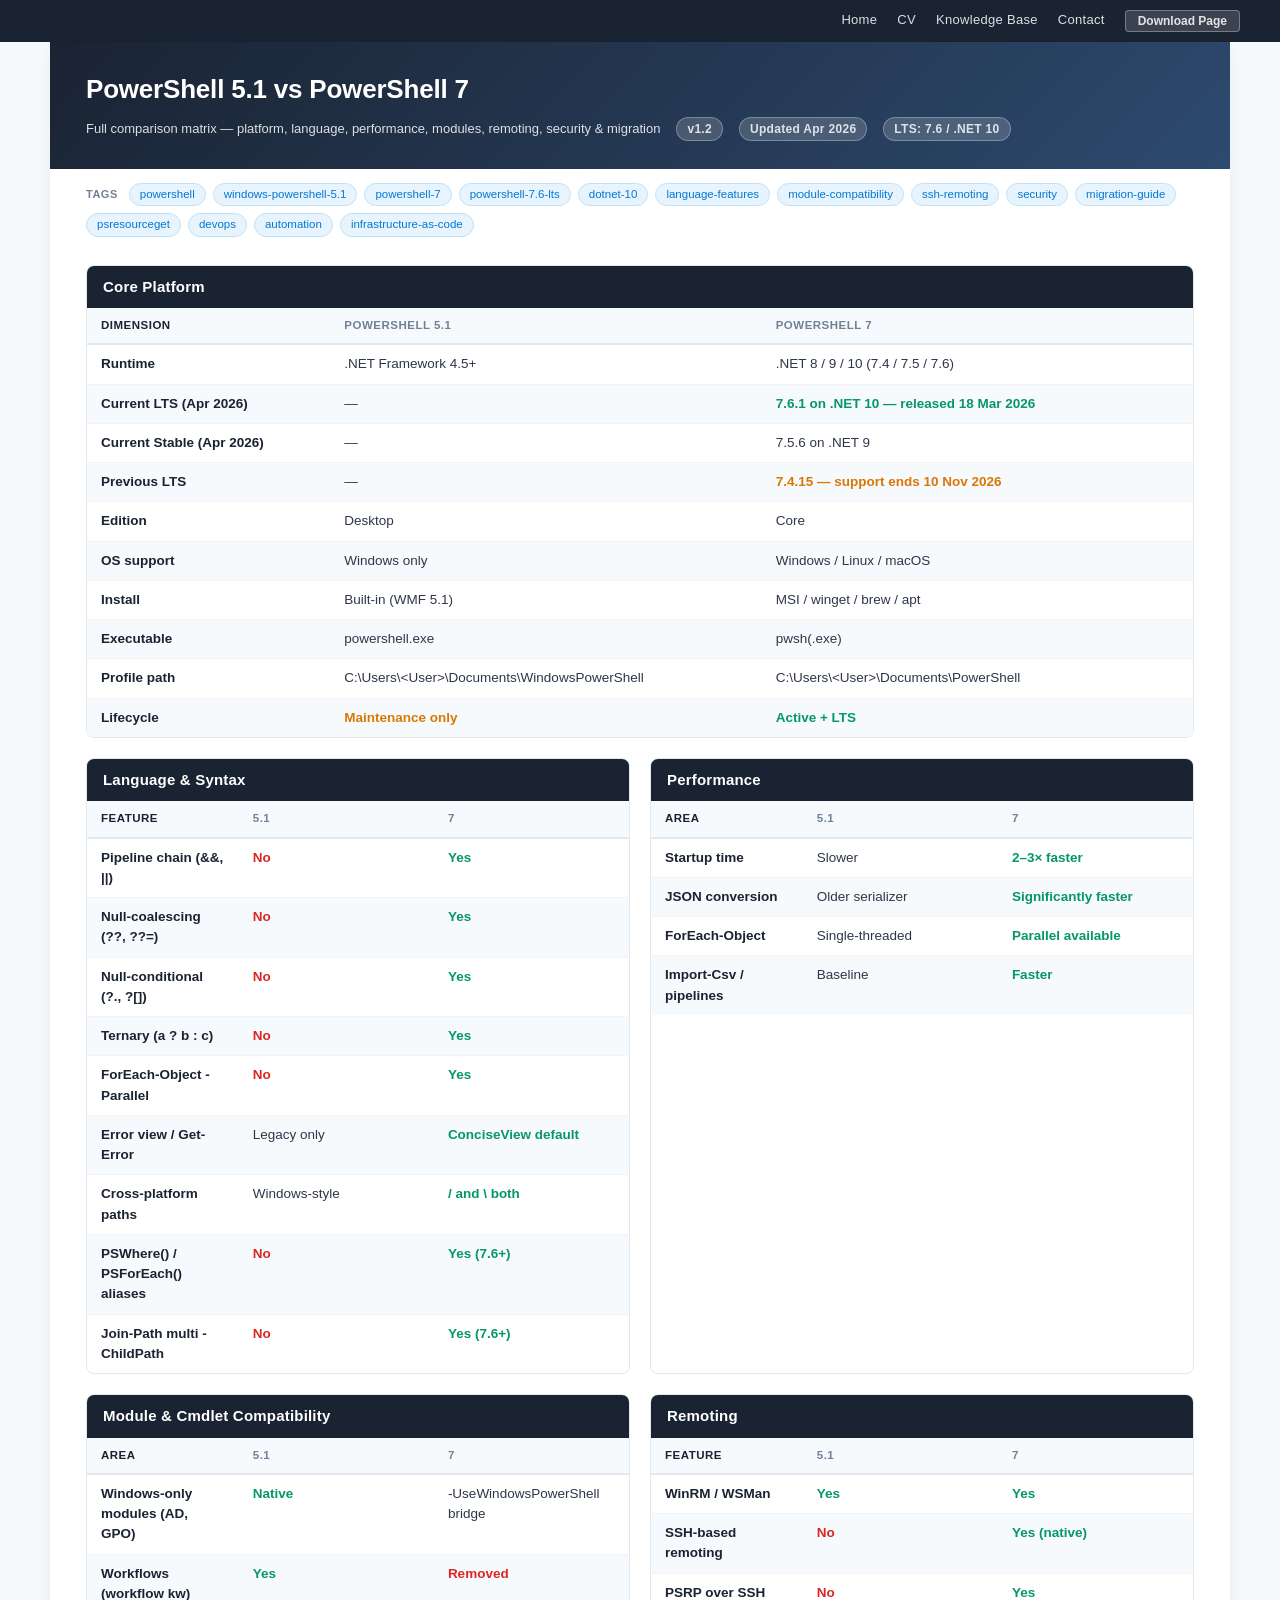
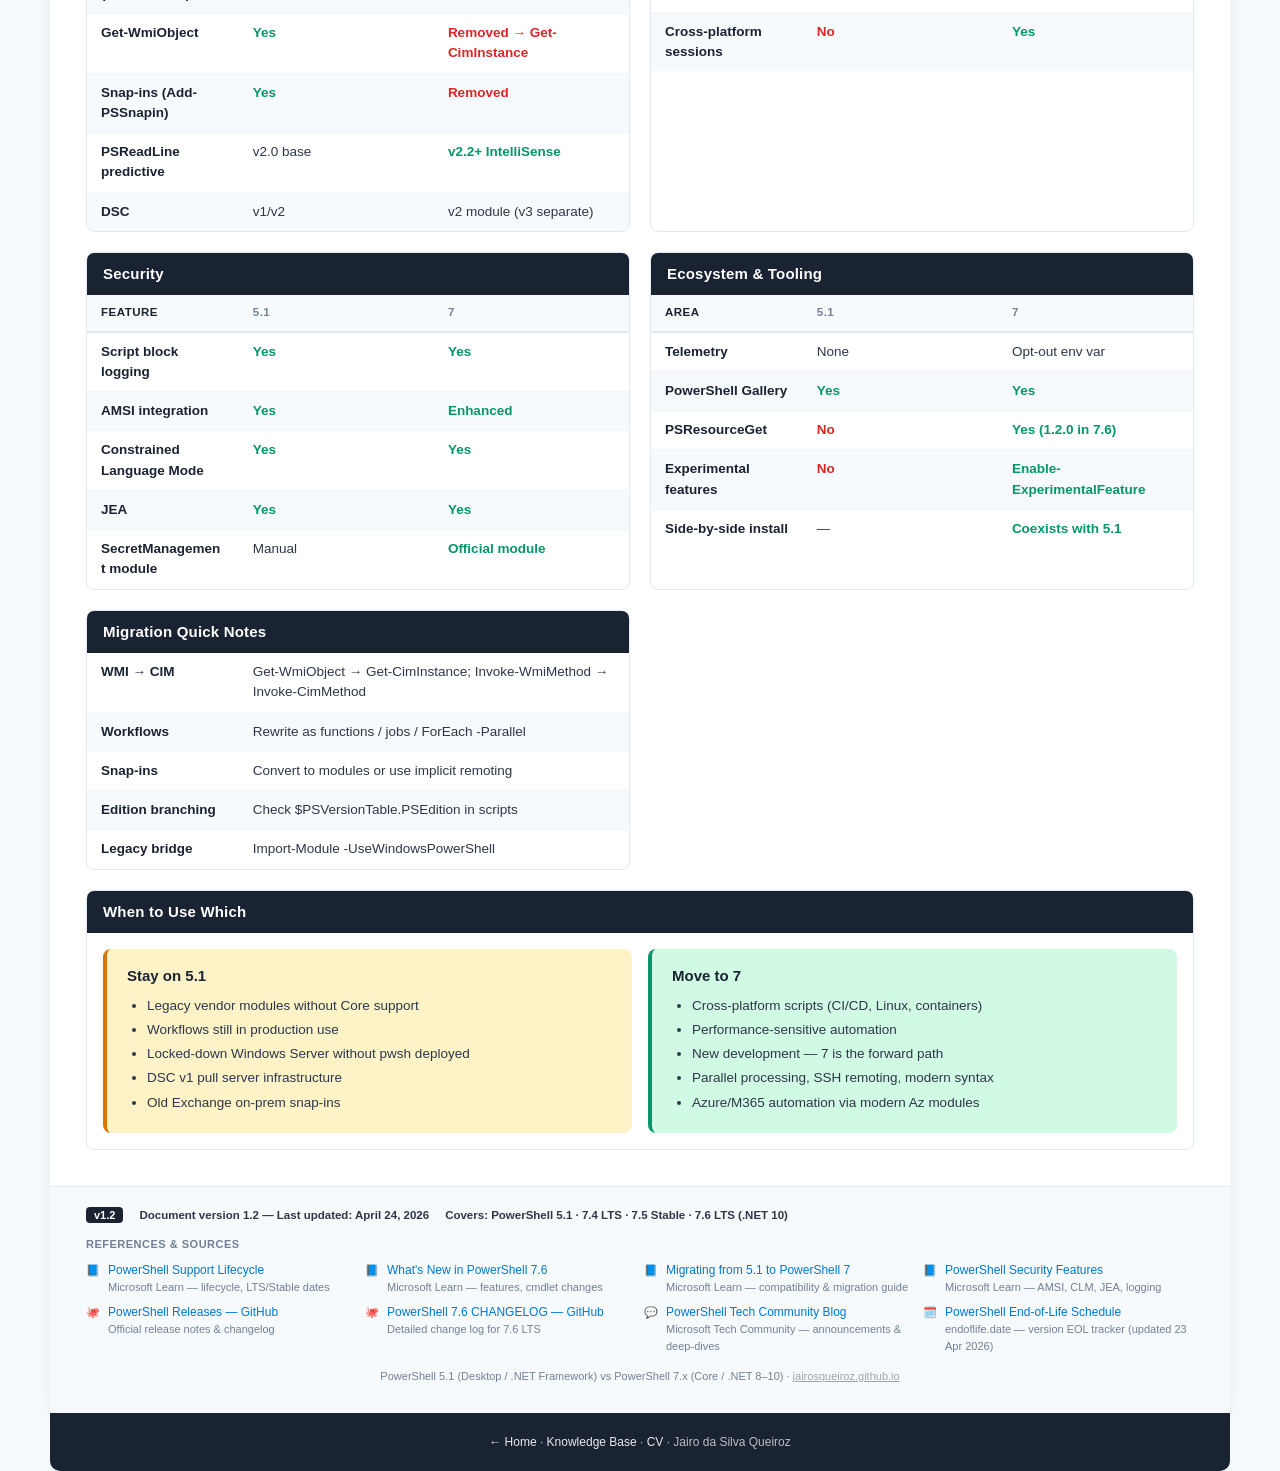
<file: kb/powershell-5-vs-7-comparison.html>
<!DOCTYPE html>
<html lang="en" prefix="og: https://ogp.me/ns#">
<head>
<meta charset="UTF-8">
<meta name="viewport" content="width=device-width, initial-scale=1.0">
<title>PowerShell 5.1 vs PowerShell 7 — Full Comparison Matrix</title>

<!-- SEO & Indexing -->
<meta name="description" content="Full feature comparison matrix between Windows PowerShell 5.1 and PowerShell 7 — covering platform, language, performance, modules, remoting, security, ecosystem, and migration guidance. Updated April 2026.">
<meta name="keywords" content="PowerShell 5.1, PowerShell 7, PowerShell 7.6, Windows PowerShell, pwsh, .NET Core, .NET 10, comparison, migration, LTS, Desktop edition, Core edition, ForEach-Object Parallel, PSReadLine, SSH remoting, WMF 5.1">
<meta name="author" content="Jairo da Silva Queiroz">
<meta name="robots" content="index, follow">
<meta name="revised" content="2026-04-24">
<link rel="canonical" href="https://jairosqueiroz.github.io/kb/powershell-5-vs-7-comparison.html">

<!-- Open Graph (social sharing + AI crawlers) -->
<meta property="og:type" content="article">
<meta property="og:title" content="PowerShell 5.1 vs PowerShell 7 — Full Comparison Matrix">
<meta property="og:description" content="Full feature comparison matrix covering platform, language, performance, modules, remoting, security, and migration. Updated April 2026.">
<meta property="og:url" content="https://jairosqueiroz.github.io/kb/powershell-5-vs-7-comparison.html">
<meta property="og:locale" content="en_US">
<meta property="article:published_time" content="2026-04-24">
<meta property="article:modified_time" content="2026-04-24">
<meta property="article:tag" content="PowerShell">
<meta property="article:tag" content="Windows PowerShell">
<meta property="article:tag" content="DevOps">
<meta property="article:tag" content="Automation">
<meta property="article:tag" content="Migration">

<!-- Schema.org structured data for AI/search indexing -->
<script type="application/ld+json">
{
  "@context": "https://schema.org",
  "@type": "TechArticle",
  "headline": "PowerShell 5.1 vs PowerShell 7 — Full Comparison Matrix",
  "description": "Full feature comparison matrix between Windows PowerShell 5.1 and PowerShell 7, including platform, language, performance, modules, remoting, security, and migration guidance.",
  "keywords": "PowerShell 5.1, PowerShell 7, PowerShell 7.6, pwsh, .NET 10, migration, comparison, LTS",
  "datePublished": "2026-04-24",
  "dateModified": "2026-04-24",
  "version": "1.2",
  "author": {
    "@type": "Person",
    "name": "Jairo da Silva Queiroz",
    "url": "https://jairosqueiroz.github.io"
  },
  "publisher": {
    "@type": "Person",
    "name": "Jairo da Silva Queiroz",
    "url": "https://jairosqueiroz.github.io"
  },
  "citation": [
    {
      "@type": "WebPage",
      "name": "PowerShell Support Lifecycle — Microsoft Learn",
      "url": "https://learn.microsoft.com/en-us/powershell/scripting/install/powershell-support-lifecycle"
    },
    {
      "@type": "WebPage",
      "name": "What's New in PowerShell 7.6 — Microsoft Learn",
      "url": "https://learn.microsoft.com/en-us/powershell/scripting/whats-new/what-s-new-in-powershell-76"
    },
    {
      "@type": "WebPage",
      "name": "PowerShell GitHub Releases",
      "url": "https://github.com/PowerShell/PowerShell/releases"
    },
    {
      "@type": "WebPage",
      "name": "PowerShell End-of-Life Schedule — endoflife.date",
      "url": "https://endoflife.date/powershell"
    }
  ]
}
</script>

<style>
  * { box-sizing: border-box; }
  html, body { margin: 0; padding: 0; }
  body {
    font-family: -apple-system, BlinkMacSystemFont, 'Segoe UI', Roboto, 'Helvetica Neue', Arial, sans-serif;
    font-size: 15px;
    line-height: 1.5;
    color: #2d3748;
    background: #f7fafc;
    padding: 0;
  }
  /* Navigation bar — matches main site */
  .site-nav {
    background: #1a2332;
    padding: 10px 40px;
    display: flex;
    justify-content: flex-end;
    gap: 20px;
    flex-wrap: wrap;
  }
  .site-nav a {
    color: rgba(255, 255, 255, 0.85);
    font-size: 13px;
    font-weight: 500;
    letter-spacing: 0.3px;
    text-decoration: none;
  }
  .site-nav a:hover { color: #fff; }
  .dl-btn {
    background: rgba(255,255,255,0.15);
    border: 1px solid rgba(255,255,255,0.3);
    border-radius: 4px;
    padding: 3px 12px;
    cursor: pointer;
    font-size: 12px;
    color: rgba(255,255,255,0.85);
    font-weight: 600;
    font-family: inherit;
    transition: all 0.2s;
  }
  .dl-btn:hover { background: rgba(255,255,255,0.25); color: #fff; }
  .page {
    max-width: 1180px;
    margin: 0 auto;
    background: #ffffff;
    border-radius: 0 0 10px 10px;
    box-shadow: 0 4px 18px rgba(0,0,0,0.06);
    overflow: hidden;
  }
  header {
    background: linear-gradient(135deg, #1a2332 0%, #2d4a6f 100%);
    color: #fff;
    padding: 28px 36px;
  }
  header h1 {
    margin: 0;
    font-size: 26px;
    font-weight: 600;
    letter-spacing: -0.2px;
  }
  .header-meta {
    margin: 8px 0 0 0;
    font-size: 13px;
    opacity: 0.85;
    display: flex;
    gap: 16px;
    flex-wrap: wrap;
    align-items: center;
  }
  .header-meta span { display: flex; align-items: center; gap: 5px; }
  .badge {
    display: inline-block;
    background: rgba(255,255,255,0.2);
    border: 1px solid rgba(255,255,255,0.35);
    border-radius: 20px;
    padding: 2px 10px;
    font-size: 12px;
    font-weight: 600;
    letter-spacing: 0.3px;
  }
  .content { padding: 28px 36px 36px; }
  .grid {
    display: grid;
    grid-template-columns: repeat(2, 1fr);
    gap: 20px;
  }
  .full { grid-column: 1 / -1; }
  section {
    border: 1px solid #e2e8f0;
    border-radius: 8px;
    overflow: hidden;
    background: #fff;
    break-inside: avoid;
  }
  h2 {
    font-size: 15px;
    margin: 0;
    color: #fff;
    background: #1a2332;
    padding: 10px 16px;
    font-weight: 600;
    letter-spacing: 0.2px;
  }
  table { width: 100%; border-collapse: collapse; font-size: 13.5px; table-layout: fixed; }
  th, td {
    text-align: left;
    padding: 9px 14px;
    border-bottom: 1px solid #f1f5f9;
    vertical-align: top;
    overflow-wrap: break-word;
    word-break: break-word;
  }
  tr:last-child td { border-bottom: none; }
  tr:nth-child(even) td { background: #f7fafc; }
  th {
    background: #f7fafc;
    font-weight: 600;
    color: #718096;
    font-size: 11.5px;
    text-transform: uppercase;
    letter-spacing: 0.5px;
    border-bottom: 2px solid #e2e8f0;
  }
  th:first-child, td:first-child { width: 28%; font-weight: 600; color: #1a2332; }
  .full th:first-child, .full td:first-child { width: 22%; }
  .grid > section { min-width: 0; }
  .yes  { color: #059669; font-weight: 600; }
  .no   { color: #dc2626; font-weight: 600; }
  .warn { color: #d97706; font-weight: 600; }
  .guide {
    display: grid;
    grid-template-columns: 1fr 1fr;
    gap: 16px;
    padding: 16px;
  }
  .guide div { padding: 16px 20px; border-radius: 8px; }
  .stay { background: #fef3c7; border-left: 4px solid #d97706; }
  .move { background: #d1fae5; border-left: 4px solid #059669; }
  .guide h3 { margin: 0 0 8px 0; font-size: 15px; color: #1a2332; }
  .guide ul { margin: 0; padding-left: 20px; font-size: 13.5px; }
  .guide li { margin-bottom: 4px; }

  /* Tags */
  .tags-section {
    padding: 14px 36px 0;
    display: flex;
    flex-wrap: wrap;
    gap: 7px;
    align-items: center;
  }
  .tags-label { font-size: 11px; color: #718096; text-transform: uppercase; letter-spacing: 0.5px; font-weight: 600; margin-right: 4px; }
  .tag {
    display: inline-block;
    background: #e8f4fd;
    color: #0078d4;
    border: 1px solid #bee3f8;
    border-radius: 20px;
    padding: 2px 10px;
    font-size: 11.5px;
    font-weight: 500;
    text-decoration: none;
  }
  .tag:hover { background: #d0e8f7; }

  /* Footer */
  footer {
    padding: 20px 36px 28px;
    border-top: 1px solid #e2e8f0;
    background: #f7fafc;
  }
  .footer-version {
    font-size: 11.5px;
    color: #2d3748;
    font-weight: 600;
    margin-bottom: 12px;
    display: flex;
    align-items: center;
    gap: 16px;
    flex-wrap: wrap;
  }
  .footer-version .v-badge {
    background: #1a2332;
    color: #fff;
    border-radius: 4px;
    padding: 2px 8px;
    font-size: 11px;
  }
  .refs-title {
    font-size: 11px;
    color: #718096;
    text-transform: uppercase;
    letter-spacing: 0.5px;
    font-weight: 600;
    margin-bottom: 8px;
  }
  .refs-grid {
    display: grid;
    grid-template-columns: repeat(auto-fill, minmax(260px, 1fr));
    gap: 8px;
  }
  .ref-item {
    display: flex;
    align-items: flex-start;
    gap: 8px;
    font-size: 12px;
    color: #2d3748;
  }
  .ref-icon { font-size: 14px; flex-shrink: 0; margin-top: 1px; }
  .ref-item a {
    color: #0078d4;
    text-decoration: none;
    line-height: 1.4;
  }
  .ref-item a:hover { text-decoration: underline; }
  .ref-item span { color: #718096; font-size: 11px; display: block; }
  .footer-copy {
    margin-top: 14px;
    font-size: 11px;
    color: #718096;
    text-align: center;
  }
  /* Site footer — matches main site */
  .site-footer {
    background: #1a2332;
    color: rgba(255, 255, 255, 0.7);
    padding: 20px 40px;
    text-align: center;
    font-size: 12px;
    max-width: 1180px;
    margin: 0 auto;
    border-radius: 0 0 10px 10px;
  }
  .site-footer a { color: rgba(255, 255, 255, 0.9); text-decoration: none; }
  .site-footer a:hover { color: #fff; }

  @media (max-width: 860px) {
    .grid { grid-template-columns: 1fr; }
    .guide { grid-template-columns: 1fr; }
    .content, .tags-section, footer { padding-left: 20px; padding-right: 20px; }
    header { padding: 22px 20px; }
    .refs-grid { grid-template-columns: 1fr; }
    .site-nav { padding: 10px 20px; justify-content: center; }
  }
  @media print {
    body { background: #fff; padding: 0; }
    .page { box-shadow: none; border-radius: 0; max-width: none; }
    .site-nav, .site-footer, .dl-btn { display: none; }
  }
</style>
</head>
<body>

<!-- Site Navigation -->
<nav class="site-nav">
    <a href="../index.html">Home</a>
    <a href="../cv.html">CV</a>
    <a href="index.html">Knowledge Base</a>
    <a href="../contato.html">Contact</a>
    <button class="dl-btn" onclick="downloadPage()">Download Page</button>
</nav>

<article class="page" itemscope itemtype="https://schema.org/TechArticle">
  <meta itemprop="datePublished" content="2026-04-24">
  <meta itemprop="dateModified" content="2026-04-24">
  <meta itemprop="version" content="1.2">
  <meta itemprop="keywords" content="PowerShell 5.1, PowerShell 7, PowerShell 7.6, pwsh, migration, comparison, LTS, .NET 10">

  <header>
    <h1 itemprop="headline">PowerShell 5.1 vs PowerShell 7</h1>
    <div class="header-meta">
      <span>Full comparison matrix — platform, language, performance, modules, remoting, security &amp; migration</span>
      <span class="badge">v1.2</span>
      <span class="badge">Updated Apr 2026</span>
      <span class="badge">LTS: 7.6 / .NET 10</span>
    </div>
  </header>

  <!-- Tags for indexing and AI consumption -->
  <div class="tags-section" aria-label="Document tags">
    <span class="tags-label">Tags</span>
    <a class="tag" href="#core-platform">powershell</a>
    <a class="tag" href="#core-platform">windows-powershell-5.1</a>
    <a class="tag" href="#core-platform">powershell-7</a>
    <a class="tag" href="#core-platform">powershell-7.6-lts</a>
    <a class="tag" href="#language">dotnet-10</a>
    <a class="tag" href="#language">language-features</a>
    <a class="tag" href="#modules">module-compatibility</a>
    <a class="tag" href="#remoting">ssh-remoting</a>
    <a class="tag" href="#security">security</a>
    <a class="tag" href="#migration">migration-guide</a>
    <a class="tag" href="#ecosystem">psresourceget</a>
    <a class="tag" href="#guide">devops</a>
    <a class="tag" href="#guide">automation</a>
    <a class="tag" href="#guide">infrastructure-as-code</a>
  </div>

  <div class="content">
    <div class="grid">

      <section id="core-platform" class="full" aria-labelledby="h-platform">
        <h2 id="h-platform">Core Platform</h2>
        <table>
          <thead><tr><th>Dimension</th><th>PowerShell 5.1</th><th>PowerShell 7</th></tr></thead>
          <tbody>
            <tr><td>Runtime</td><td>.NET Framework 4.5+</td><td>.NET 8 / 9 / 10 (7.4 / 7.5 / 7.6)</td></tr>
            <tr><td>Current LTS (Apr 2026)</td><td>—</td><td class="yes">7.6.1 on .NET 10 — released 18 Mar 2026</td></tr>
            <tr><td>Current Stable (Apr 2026)</td><td>—</td><td>7.5.6 on .NET 9</td></tr>
            <tr><td>Previous LTS</td><td>—</td><td class="warn">7.4.15 — support ends 10 Nov 2026</td></tr>
            <tr><td>Edition</td><td>Desktop</td><td>Core</td></tr>
            <tr><td>OS support</td><td>Windows only</td><td>Windows / Linux / macOS</td></tr>
            <tr><td>Install</td><td>Built-in (WMF 5.1)</td><td>MSI / winget / brew / apt</td></tr>
            <tr><td>Executable</td><td>powershell.exe</td><td>pwsh(.exe)</td></tr>
            <tr><td>Profile path</td><td>C:\Users\&lt;User&gt;\Documents\WindowsPowerShell</td><td>C:\Users\&lt;User&gt;\Documents\PowerShell</td></tr>
            <tr><td>Lifecycle</td><td class="warn">Maintenance only</td><td class="yes">Active + LTS</td></tr>
          </tbody>
        </table>
      </section>

      <section id="language" aria-labelledby="h-lang">
        <h2 id="h-lang">Language &amp; Syntax</h2>
        <table>
          <thead><tr><th>Feature</th><th>5.1</th><th>7</th></tr></thead>
          <tbody>
            <tr><td>Pipeline chain (&amp;&amp;, ||)</td><td class="no">No</td><td class="yes">Yes</td></tr>
            <tr><td>Null-coalescing (??, ??=)</td><td class="no">No</td><td class="yes">Yes</td></tr>
            <tr><td>Null-conditional (?., ?[])</td><td class="no">No</td><td class="yes">Yes</td></tr>
            <tr><td>Ternary (a ? b : c)</td><td class="no">No</td><td class="yes">Yes</td></tr>
            <tr><td>ForEach-Object -Parallel</td><td class="no">No</td><td class="yes">Yes</td></tr>
            <tr><td>Error view / Get-Error</td><td>Legacy only</td><td class="yes">ConciseView default</td></tr>
            <tr><td>Cross-platform paths</td><td>Windows-style</td><td class="yes">/ and \ both</td></tr>
            <tr><td>PSWhere() / PSForEach() aliases</td><td class="no">No</td><td class="yes">Yes (7.6+)</td></tr>
            <tr><td>Join-Path multi -ChildPath</td><td class="no">No</td><td class="yes">Yes (7.6+)</td></tr>
          </tbody>
        </table>
      </section>

      <section id="performance" aria-labelledby="h-perf">
        <h2 id="h-perf">Performance</h2>
        <table>
          <thead><tr><th>Area</th><th>5.1</th><th>7</th></tr></thead>
          <tbody>
            <tr><td>Startup time</td><td>Slower</td><td class="yes">2–3× faster</td></tr>
            <tr><td>JSON conversion</td><td>Older serializer</td><td class="yes">Significantly faster</td></tr>
            <tr><td>ForEach-Object</td><td>Single-threaded</td><td class="yes">Parallel available</td></tr>
            <tr><td>Import-Csv / pipelines</td><td>Baseline</td><td class="yes">Faster</td></tr>
          </tbody>
        </table>
      </section>

      <section id="modules" aria-labelledby="h-modules">
        <h2 id="h-modules">Module &amp; Cmdlet Compatibility</h2>
        <table>
          <thead><tr><th>Area</th><th>5.1</th><th>7</th></tr></thead>
          <tbody>
            <tr><td>Windows-only modules (AD, GPO)</td><td class="yes">Native</td><td>-UseWindowsPowerShell bridge</td></tr>
            <tr><td>Workflows (workflow kw)</td><td class="yes">Yes</td><td class="no">Removed</td></tr>
            <tr><td>Get-WmiObject</td><td class="yes">Yes</td><td class="no">Removed → Get-CimInstance</td></tr>
            <tr><td>Snap-ins (Add-PSSnapin)</td><td class="yes">Yes</td><td class="no">Removed</td></tr>
            <tr><td>PSReadLine predictive</td><td>v2.0 base</td><td class="yes">v2.2+ IntelliSense</td></tr>
            <tr><td>DSC</td><td>v1/v2</td><td>v2 module (v3 separate)</td></tr>
          </tbody>
        </table>
      </section>

      <section id="remoting" aria-labelledby="h-remoting">
        <h2 id="h-remoting">Remoting</h2>
        <table>
          <thead><tr><th>Feature</th><th>5.1</th><th>7</th></tr></thead>
          <tbody>
            <tr><td>WinRM / WSMan</td><td class="yes">Yes</td><td class="yes">Yes</td></tr>
            <tr><td>SSH-based remoting</td><td class="no">No</td><td class="yes">Yes (native)</td></tr>
            <tr><td>PSRP over SSH</td><td class="no">No</td><td class="yes">Yes</td></tr>
            <tr><td>Cross-platform sessions</td><td class="no">No</td><td class="yes">Yes</td></tr>
          </tbody>
        </table>
      </section>

      <section id="security" aria-labelledby="h-security">
        <h2 id="h-security">Security</h2>
        <table>
          <thead><tr><th>Feature</th><th>5.1</th><th>7</th></tr></thead>
          <tbody>
            <tr><td>Script block logging</td><td class="yes">Yes</td><td class="yes">Yes</td></tr>
            <tr><td>AMSI integration</td><td class="yes">Yes</td><td class="yes">Enhanced</td></tr>
            <tr><td>Constrained Language Mode</td><td class="yes">Yes</td><td class="yes">Yes</td></tr>
            <tr><td>JEA</td><td class="yes">Yes</td><td class="yes">Yes</td></tr>
            <tr><td>SecretManagement module</td><td>Manual</td><td class="yes">Official module</td></tr>
          </tbody>
        </table>
      </section>

      <section id="ecosystem" aria-labelledby="h-ecosystem">
        <h2 id="h-ecosystem">Ecosystem &amp; Tooling</h2>
        <table>
          <thead><tr><th>Area</th><th>5.1</th><th>7</th></tr></thead>
          <tbody>
            <tr><td>Telemetry</td><td>None</td><td>Opt-out env var</td></tr>
            <tr><td>PowerShell Gallery</td><td class="yes">Yes</td><td class="yes">Yes</td></tr>
            <tr><td>PSResourceGet</td><td class="no">No</td><td class="yes">Yes (1.2.0 in 7.6)</td></tr>
            <tr><td>Experimental features</td><td class="no">No</td><td class="yes">Enable-ExperimentalFeature</td></tr>
            <tr><td>Side-by-side install</td><td>—</td><td class="yes">Coexists with 5.1</td></tr>
          </tbody>
        </table>
      </section>

      <section id="migration" aria-labelledby="h-migration">
        <h2 id="h-migration">Migration Quick Notes</h2>
        <table>
          <tbody>
            <tr><td>WMI → CIM</td><td colspan="2">Get-WmiObject → Get-CimInstance; Invoke-WmiMethod → Invoke-CimMethod</td></tr>
            <tr><td>Workflows</td><td colspan="2">Rewrite as functions / jobs / ForEach -Parallel</td></tr>
            <tr><td>Snap-ins</td><td colspan="2">Convert to modules or use implicit remoting</td></tr>
            <tr><td>Edition branching</td><td colspan="2">Check $PSVersionTable.PSEdition in scripts</td></tr>
            <tr><td>Legacy bridge</td><td colspan="2">Import-Module -UseWindowsPowerShell</td></tr>
          </tbody>
        </table>
      </section>

      <section id="guide" class="full" aria-labelledby="h-guide">
        <h2 id="h-guide">When to Use Which</h2>
        <div class="guide">
          <div class="stay">
            <h3>Stay on 5.1</h3>
            <ul>
              <li>Legacy vendor modules without Core support</li>
              <li>Workflows still in production use</li>
              <li>Locked-down Windows Server without pwsh deployed</li>
              <li>DSC v1 pull server infrastructure</li>
              <li>Old Exchange on-prem snap-ins</li>
            </ul>
          </div>
          <div class="move">
            <h3>Move to 7</h3>
            <ul>
              <li>Cross-platform scripts (CI/CD, Linux, containers)</li>
              <li>Performance-sensitive automation</li>
              <li>New development — 7 is the forward path</li>
              <li>Parallel processing, SSH remoting, modern syntax</li>
              <li>Azure/M365 automation via modern Az modules</li>
            </ul>
          </div>
        </div>
      </section>

    </div>
  </div>

  <footer>
    <div class="footer-version">
      <span><span class="v-badge">v1.2</span></span>
      <span>Document version 1.2 — Last updated: <time datetime="2026-04-24">April 24, 2026</time></span>
      <span>Covers: PowerShell 5.1 · 7.4 LTS · 7.5 Stable · 7.6 LTS (.NET 10)</span>
    </div>
    <div class="refs-title">References &amp; Sources</div>
    <div class="refs-grid">
      <div class="ref-item">
        <span class="ref-icon">📘</span>
        <div>
          <a href="https://learn.microsoft.com/en-us/powershell/scripting/install/powershell-support-lifecycle" target="_blank" rel="noopener">PowerShell Support Lifecycle</a>
          <span>Microsoft Learn — lifecycle, LTS/Stable dates</span>
        </div>
      </div>
      <div class="ref-item">
        <span class="ref-icon">📘</span>
        <div>
          <a href="https://learn.microsoft.com/en-us/powershell/scripting/whats-new/what-s-new-in-powershell-76" target="_blank" rel="noopener">What's New in PowerShell 7.6</a>
          <span>Microsoft Learn — features, cmdlet changes</span>
        </div>
      </div>
      <div class="ref-item">
        <span class="ref-icon">📘</span>
        <div>
          <a href="https://learn.microsoft.com/en-us/powershell/scripting/whats-new/migrating-from-windows-powershell-51-to-powershell-7" target="_blank" rel="noopener">Migrating from 5.1 to PowerShell 7</a>
          <span>Microsoft Learn — compatibility &amp; migration guide</span>
        </div>
      </div>
      <div class="ref-item">
        <span class="ref-icon">📘</span>
        <div>
          <a href="https://learn.microsoft.com/en-us/powershell/scripting/security/security-features" target="_blank" rel="noopener">PowerShell Security Features</a>
          <span>Microsoft Learn — AMSI, CLM, JEA, logging</span>
        </div>
      </div>
      <div class="ref-item">
        <span class="ref-icon">🐙</span>
        <div>
          <a href="https://github.com/PowerShell/PowerShell/releases" target="_blank" rel="noopener">PowerShell Releases — GitHub</a>
          <span>Official release notes &amp; changelog</span>
        </div>
      </div>
      <div class="ref-item">
        <span class="ref-icon">🐙</span>
        <div>
          <a href="https://github.com/PowerShell/PowerShell/blob/master/CHANGELOG/CHANGELOG-7.6.md" target="_blank" rel="noopener">PowerShell 7.6 CHANGELOG — GitHub</a>
          <span>Detailed change log for 7.6 LTS</span>
        </div>
      </div>
      <div class="ref-item">
        <span class="ref-icon">💬</span>
        <div>
          <a href="https://techcommunity.microsoft.com/t5/powershell/bg-p/PowerShell" target="_blank" rel="noopener">PowerShell Tech Community Blog</a>
          <span>Microsoft Tech Community — announcements &amp; deep-dives</span>
        </div>
      </div>
      <div class="ref-item">
        <span class="ref-icon">🗓️</span>
        <div>
          <a href="https://endoflife.date/powershell" target="_blank" rel="noopener">PowerShell End-of-Life Schedule</a>
          <span>endoflife.date — version EOL tracker (updated 23 Apr 2026)</span>
        </div>
      </div>
    </div>
    <div class="footer-copy">
      PowerShell 5.1 (Desktop / .NET Framework) vs PowerShell 7.x (Core / .NET 8–10) · <a href="https://jairosqueiroz.github.io" style="color:#9ca3af">jairosqueiroz.github.io</a>
    </div>
  </footer>

</article>

<!-- Site Footer -->
<div class="site-footer">
    <a href="../index.html">&larr; Home</a> &middot;
    <a href="index.html">Knowledge Base</a> &middot;
    <a href="../cv.html">CV</a> &middot;
    Jairo da Silva Queiroz
</div>

<script>
function downloadPage() {
  var html = document.documentElement.outerHTML;
  var blob = new Blob(['<!DOCTYPE html>\n' + html], { type: 'text/html' });
  var a = document.createElement('a');
  a.href = URL.createObjectURL(blob);
  a.download = location.pathname.split('/').pop() || 'page.html';
  a.click();
  URL.revokeObjectURL(a.href);
}
</script>
</body>
</html>
</file>
<file: style.css>
/* ==========================================================================
   Jairo da Silva Queiroz — CV Stylesheet
   Modern Minimal Design | Last updated: April 2026
   ========================================================================== */

/* --- Custom Properties --- */
:root {
  --primary: #1a2332;
  --accent: #0078d4;
  --accent-light: #e8f4fd;
  --text: #2d3748;
  --text-light: #718096;
  --bg: #ffffff;
  --bg-alt: #f7fafc;
  --border: #e2e8f0;
  --radius: 6px;
  --shadow: 0 1px 3px rgba(0, 0, 0, 0.08);
  --max-width: 820px;
}

/* --- Reset & Base --- */
*,
*::before,
*::after {
  box-sizing: border-box;
  margin: 0;
  padding: 0;
}

html {
  scroll-behavior: smooth;
}

body {
  font-family: -apple-system, BlinkMacSystemFont, 'Segoe UI', Roboto, 'Helvetica Neue', Arial, sans-serif;
  font-size: 15px;
  line-height: 1.65;
  color: var(--text);
  background: var(--bg-alt);
  -webkit-font-smoothing: antialiased;
}

a {
  color: var(--accent);
  text-decoration: none;
}

a:hover {
  text-decoration: underline;
}

img {
  max-width: 100%;
  height: auto;
}

/* --- Layout Container --- */
.container {
  width: 100%;
  max-width: 100%;
  margin: 0 auto;
  background: var(--bg);
}

/* CV page keeps the narrow centered layout */
.container--narrow {
  max-width: var(--max-width);
  box-shadow: 0 0 40px rgba(0, 0, 0, 0.06);
}

/* Content sections on landing page get readable max-width */
.section-inner {
  max-width: 1100px;
  margin: 0 auto;
}

/* --- Navigation Bar --- */
.nav {
  background: var(--primary);
  padding: 10px 40px;
  display: flex;
  justify-content: flex-end;
  gap: 20px;
  flex-wrap: wrap;
  max-width: 1100px;
  margin: 0 auto;
}

/* Full-width nav background wrapper — applied via the container */
.container .nav {
  max-width: none;
}

.nav a {
  color: rgba(255, 255, 255, 0.85);
  font-size: 13px;
  font-weight: 500;
  letter-spacing: 0.3px;
}

.nav a:hover {
  color: #fff;
  text-decoration: none;
}

/* --- Header / Hero --- */
.header {
  padding: 40px 40px 30px;
  display: flex;
  gap: 30px;
  align-items: flex-start;
  border-bottom: 1px solid var(--border);
}

.header-photo {
  width: 130px;
  height: 130px;
  border-radius: 50%;
  object-fit: cover;
  border: 3px solid var(--border);
  flex-shrink: 0;
}

.header-info h1 {
  font-size: 26px;
  font-weight: 700;
  color: var(--primary);
  line-height: 1.2;
}

.header-info .headline {
  font-size: 16px;
  color: var(--accent);
  font-weight: 500;
  margin-top: 4px;
}

.header-info .sub-headline {
  font-size: 13px;
  color: var(--text-light);
  margin-top: 4px;
}

.header-info .location {
  font-size: 13px;
  color: var(--text-light);
  margin-top: 8px;
}

.header-links {
  display: flex;
  gap: 16px;
  margin-top: 12px;
  flex-wrap: wrap;
}

.header-links a {
  font-size: 13px;
  font-weight: 500;
  padding: 4px 12px;
  border: 1px solid var(--border);
  border-radius: 20px;
  transition: all 0.2s;
}

.header-links a:hover {
  background: var(--accent);
  color: #fff;
  border-color: var(--accent);
  text-decoration: none;
}

/* --- Sections --- */
.section {
  padding: 30px 40px;
  border-bottom: 1px solid var(--border);
}

.section:last-child {
  border-bottom: none;
}

.section-title {
  font-size: 18px;
  font-weight: 700;
  color: var(--primary);
  margin-bottom: 20px;
  padding-bottom: 8px;
  border-bottom: 2px solid var(--accent);
  display: inline-block;
}

/* --- About --- */
.about-text {
  font-size: 15px;
  color: var(--text);
  line-height: 1.7;
}

.top-skills {
  display: flex;
  flex-wrap: wrap;
  gap: 8px;
  margin-top: 14px;
}

.top-skills .tag {
  background: var(--accent-light);
  color: var(--accent);
  font-weight: 600;
}

/* --- Experience Timeline --- */
.timeline {
  position: relative;
  padding-left: 24px;
}

.timeline::before {
  content: '';
  position: absolute;
  left: 4px;
  top: 8px;
  bottom: 8px;
  width: 2px;
  background: var(--border);
}

.timeline-item {
  position: relative;
  margin-bottom: 28px;
}

.timeline-item:last-child {
  margin-bottom: 0;
}

.timeline-item::before {
  content: '';
  position: absolute;
  left: -24px;
  top: 6px;
  width: 10px;
  height: 10px;
  border-radius: 50%;
  background: var(--accent);
  border: 2px solid var(--bg);
  box-shadow: 0 0 0 2px var(--accent);
}

.timeline-item .role {
  font-size: 15px;
  font-weight: 700;
  color: var(--primary);
}

.timeline-item .company {
  font-size: 14px;
  color: var(--accent);
  font-weight: 500;
}

.timeline-item .meta {
  font-size: 12px;
  color: var(--text-light);
  margin-top: 2px;
}

.timeline-item ul {
  margin-top: 8px;
  padding-left: 18px;
}

.timeline-item li {
  font-size: 14px;
  margin-bottom: 4px;
  color: var(--text);
}

.timeline-item .skill-tags {
  margin-top: 8px;
}

/* --- Education Table --- */
.edu-grid {
  display: grid;
  gap: 16px;
}

.edu-card {
  padding: 16px;
  border: 1px solid var(--border);
  border-radius: var(--radius);
  background: var(--bg);
}

.edu-card .degree {
  font-weight: 700;
  color: var(--primary);
  font-size: 14px;
}

.edu-card .school {
  font-size: 13px;
  color: var(--accent);
  margin-top: 2px;
}

.edu-card .period {
  font-size: 12px;
  color: var(--text-light);
  margin-top: 4px;
}

/* --- Certifications Grid --- */
.cert-grid {
  display: grid;
  grid-template-columns: repeat(auto-fill, minmax(250px, 1fr));
  gap: 12px;
}

.cert-card {
  padding: 14px 16px;
  border: 1px solid var(--border);
  border-radius: var(--radius);
  background: var(--bg);
  transition: box-shadow 0.2s;
}

.cert-card:hover {
  box-shadow: var(--shadow);
}

.cert-card .cert-name {
  font-weight: 600;
  font-size: 13px;
  color: var(--primary);
  display: block;
}

.cert-card .cert-issuer {
  font-size: 12px;
  color: var(--accent);
  display: block;
  margin-top: 2px;
}

.cert-card .cert-date {
  font-size: 11px;
  color: var(--text-light);
  display: block;
  margin-top: 4px;
}

.cert-card .cert-id {
  font-size: 11px;
  color: var(--text-light);
  font-family: monospace;
}

.cert-card a {
  font-size: 12px;
  font-weight: 500;
  margin-top: 6px;
  display: inline-block;
}

/* --- Certification group headers --- */
.cert-group-title {
  font-size: 14px;
  font-weight: 600;
  color: var(--text-light);
  margin: 20px 0 10px;
  text-transform: uppercase;
  letter-spacing: 0.5px;
}

.cert-group-title:first-child {
  margin-top: 0;
}

/* --- Skills --- */
.skill-category {
  margin-bottom: 16px;
}

.skill-category:last-child {
  margin-bottom: 0;
}

.skill-category-title {
  font-size: 13px;
  font-weight: 700;
  color: var(--text-light);
  text-transform: uppercase;
  letter-spacing: 0.5px;
  margin-bottom: 8px;
}

.tag-list {
  display: flex;
  flex-wrap: wrap;
  gap: 6px;
}

.tag {
  display: inline-block;
  padding: 4px 12px;
  font-size: 12px;
  font-weight: 500;
  border-radius: 20px;
  background: var(--bg-alt);
  color: var(--text);
  border: 1px solid var(--border);
}

/* --- Volunteering --- */
.volunteer-item {
  margin-bottom: 16px;
}

.volunteer-item:last-child {
  margin-bottom: 0;
}

.volunteer-item .vol-role {
  font-weight: 700;
  font-size: 14px;
  color: var(--primary);
}

.volunteer-item .vol-org {
  font-size: 13px;
  color: var(--accent);
}

.volunteer-item .vol-meta {
  font-size: 12px;
  color: var(--text-light);
  margin-top: 2px;
}

/* --- Footer --- */
.footer {
  padding: 24px 40px;
  background: var(--primary);
  color: rgba(255, 255, 255, 0.7);
  font-size: 12px;
  text-align: center;
}

.footer a {
  color: rgba(255, 255, 255, 0.9);
}

.footer .updated {
  margin-top: 4px;
  font-size: 11px;
  opacity: 0.6;
}

/* --- Hero (Landing Page) --- */
.hero {
  background: linear-gradient(135deg, var(--primary) 0%, #2d4a6f 100%);
  color: #fff;
  text-align: left;
  padding: 36px 48px;
  display: flex;
  align-items: center;
  gap: 32px;
}

.hero-photo {
  width: 110px;
  height: 110px;
  border-radius: 50%;
  object-fit: cover;
  border: 3px solid rgba(255, 255, 255, 0.3);
  flex-shrink: 0;
}

.hero-name {
  font-size: 26px;
  font-weight: 700;
  margin-bottom: 2px;
}

.hero-title {
  font-size: 16px;
  font-weight: 500;
  color: rgba(255, 255, 255, 0.95);
  margin: 0;
}

.hero-sub {
  font-size: 12px;
  color: rgba(255, 255, 255, 0.7);
  margin: 2px 0 0;
}

.hero-tagline {
  font-size: 13px;
  color: rgba(255, 255, 255, 0.8);
  margin: 10px 0 0;
  max-width: 500px;
  line-height: 1.5;
}

.hero-cta {
  margin-top: 14px;
  display: flex;
  gap: 10px;
  justify-content: flex-start;
  flex-wrap: wrap;
}

.btn {
  display: inline-block;
  padding: 10px 28px;
  font-size: 14px;
  font-weight: 600;
  border-radius: 6px;
  text-decoration: none;
  transition: all 0.2s;
  cursor: pointer;
}

.btn-primary {
  background: var(--accent);
  color: #fff;
  border: 2px solid var(--accent);
}

.btn-primary:hover {
  background: #005fa3;
  border-color: #005fa3;
  text-decoration: none;
}

.btn-outline {
  background: transparent;
  color: #fff;
  border: 2px solid rgba(255, 255, 255, 0.4);
}

.btn-outline:hover {
  border-color: #fff;
  background: rgba(255, 255, 255, 0.1);
  text-decoration: none;
}

/* --- Highlight Cards --- */
.highlight-grid {
  display: grid;
  grid-template-columns: repeat(4, 1fr);
  gap: 16px;
}

.highlight-card {
  text-align: center;
  padding: 24px 16px;
  border: 1px solid var(--border);
  border-radius: var(--radius);
  text-decoration: none;
  color: var(--text);
  transition: all 0.2s;
}

.highlight-card:hover {
  border-color: var(--accent);
  box-shadow: 0 4px 12px rgba(0, 120, 212, 0.1);
  text-decoration: none;
}

.highlight-number {
  font-size: 28px;
  font-weight: 800;
  color: var(--accent);
  line-height: 1;
}

.highlight-label {
  font-size: 13px;
  font-weight: 700;
  color: var(--primary);
  margin-top: 8px;
}

.highlight-desc {
  font-size: 12px;
  color: var(--text-light);
  margin-top: 6px;
  line-height: 1.4;
}

/* --- KB Featured Cards (Landing) --- */
.kb-featured-grid {
  display: grid;
  grid-template-columns: repeat(auto-fill, minmax(300px, 1fr));
  gap: 16px;
}

.kb-featured-card {
  display: block;
  padding: 20px;
  border: 1px solid var(--border);
  border-radius: var(--radius);
  text-decoration: none;
  color: var(--text);
  transition: all 0.2s;
}

.kb-featured-card:hover {
  border-color: var(--accent);
  box-shadow: 0 4px 12px rgba(0, 0, 0, 0.06);
  text-decoration: none;
}

.kb-featured-tag {
  display: inline-block;
  background: var(--accent-light);
  color: var(--accent);
  font-size: 11px;
  font-weight: 600;
  padding: 2px 10px;
  border-radius: 12px;
  margin-bottom: 8px;
}

.kb-featured-title {
  font-size: 15px;
  font-weight: 700;
  color: var(--primary);
  line-height: 1.3;
}

.kb-featured-desc {
  font-size: 13px;
  color: var(--text);
  margin-top: 8px;
  line-height: 1.5;
}

.kb-featured-meta {
  font-size: 11px;
  color: var(--text-light);
  margin-top: 10px;
}

/* --- Ad Slots --- */
.ad-slot {
  margin: 0;
  padding: 20px;
  background: var(--bg-alt);
  border-bottom: 1px solid var(--border);
  text-align: center;
  min-height: 90px;
  display: flex;
  align-items: center;
  justify-content: center;
}

.ad-label {
  font-size: 11px;
  color: var(--text-light);
  text-transform: uppercase;
  letter-spacing: 1px;
  border: 1px dashed var(--border);
  padding: 8px 24px;
  border-radius: 4px;
}

/* --- Responsive --- */
@media (max-width: 640px) {
  .header {
    flex-direction: column;
    align-items: center;
    text-align: center;
    padding: 30px 20px 24px;
  }

  .header-links {
    justify-content: center;
  }

  .section {
    padding: 24px 20px;
  }

  .nav {
    padding: 10px 20px;
    justify-content: center;
  }

  .cert-grid {
    grid-template-columns: 1fr;
  }

  .footer {
    padding: 20px;
  }

  .hero {
    flex-direction: column;
    text-align: center;
    padding: 30px 20px;
  }

  .hero-cta {
    justify-content: center;
  }

  .hero-name {
    font-size: 22px;
  }

  .highlight-grid {
    grid-template-columns: repeat(2, 1fr);
    gap: 10px;
  }

  .highlight-card {
    padding: 16px 12px;
  }

  .highlight-number {
    font-size: 22px;
  }

  .kb-featured-grid {
    grid-template-columns: 1fr;
  }
}

/* --- Print --- */
@media print {
  body {
    background: #fff;
    font-size: 12px;
  }

  .container {
    box-shadow: none;
    max-width: 100%;
  }

  .nav {
    display: none;
  }

  .header-photo {
    width: 80px;
    height: 80px;
  }

  .section {
    padding: 16px 0;
    break-inside: avoid;
  }

  .cert-grid {
    grid-template-columns: repeat(2, 1fr);
  }

  a {
    color: var(--text);
  }

  .footer {
    background: var(--bg-alt);
    color: var(--text);
  }

  .ad-slot {
    display: none;
  }
}
</file>
